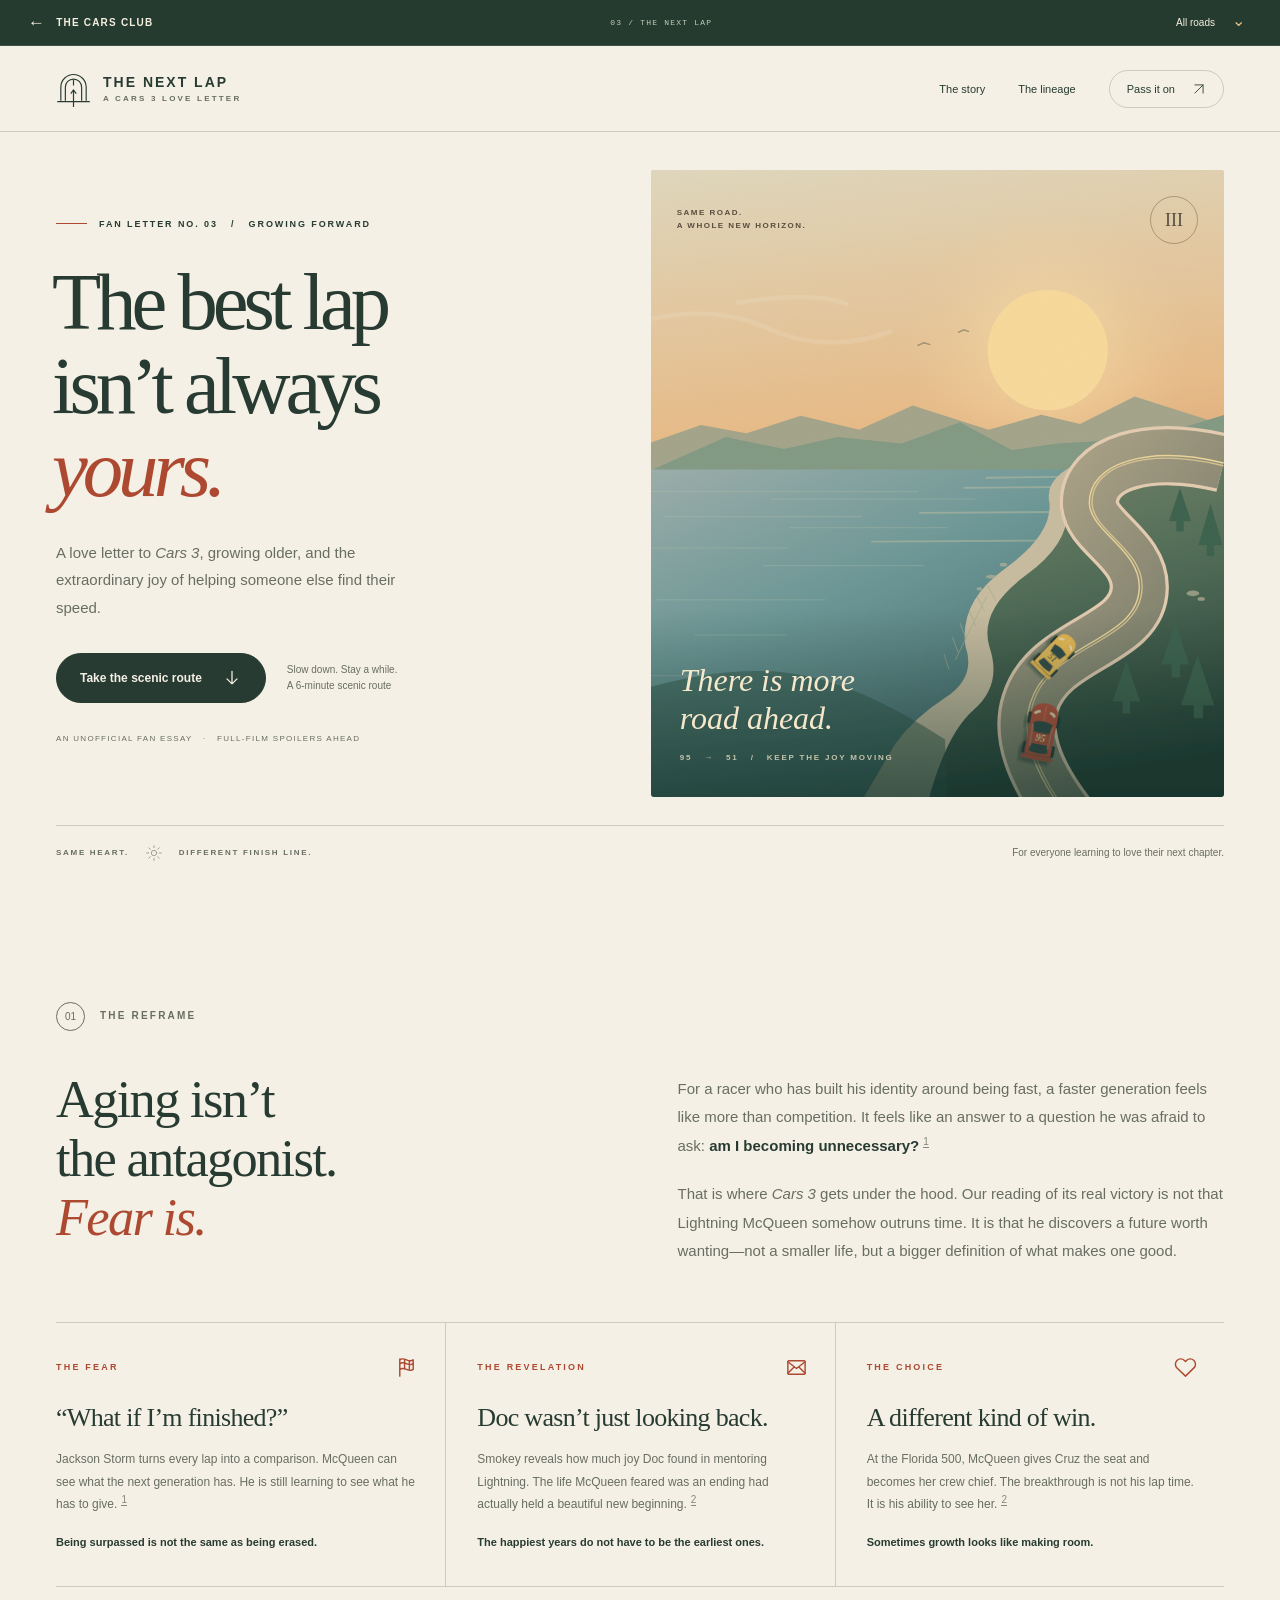
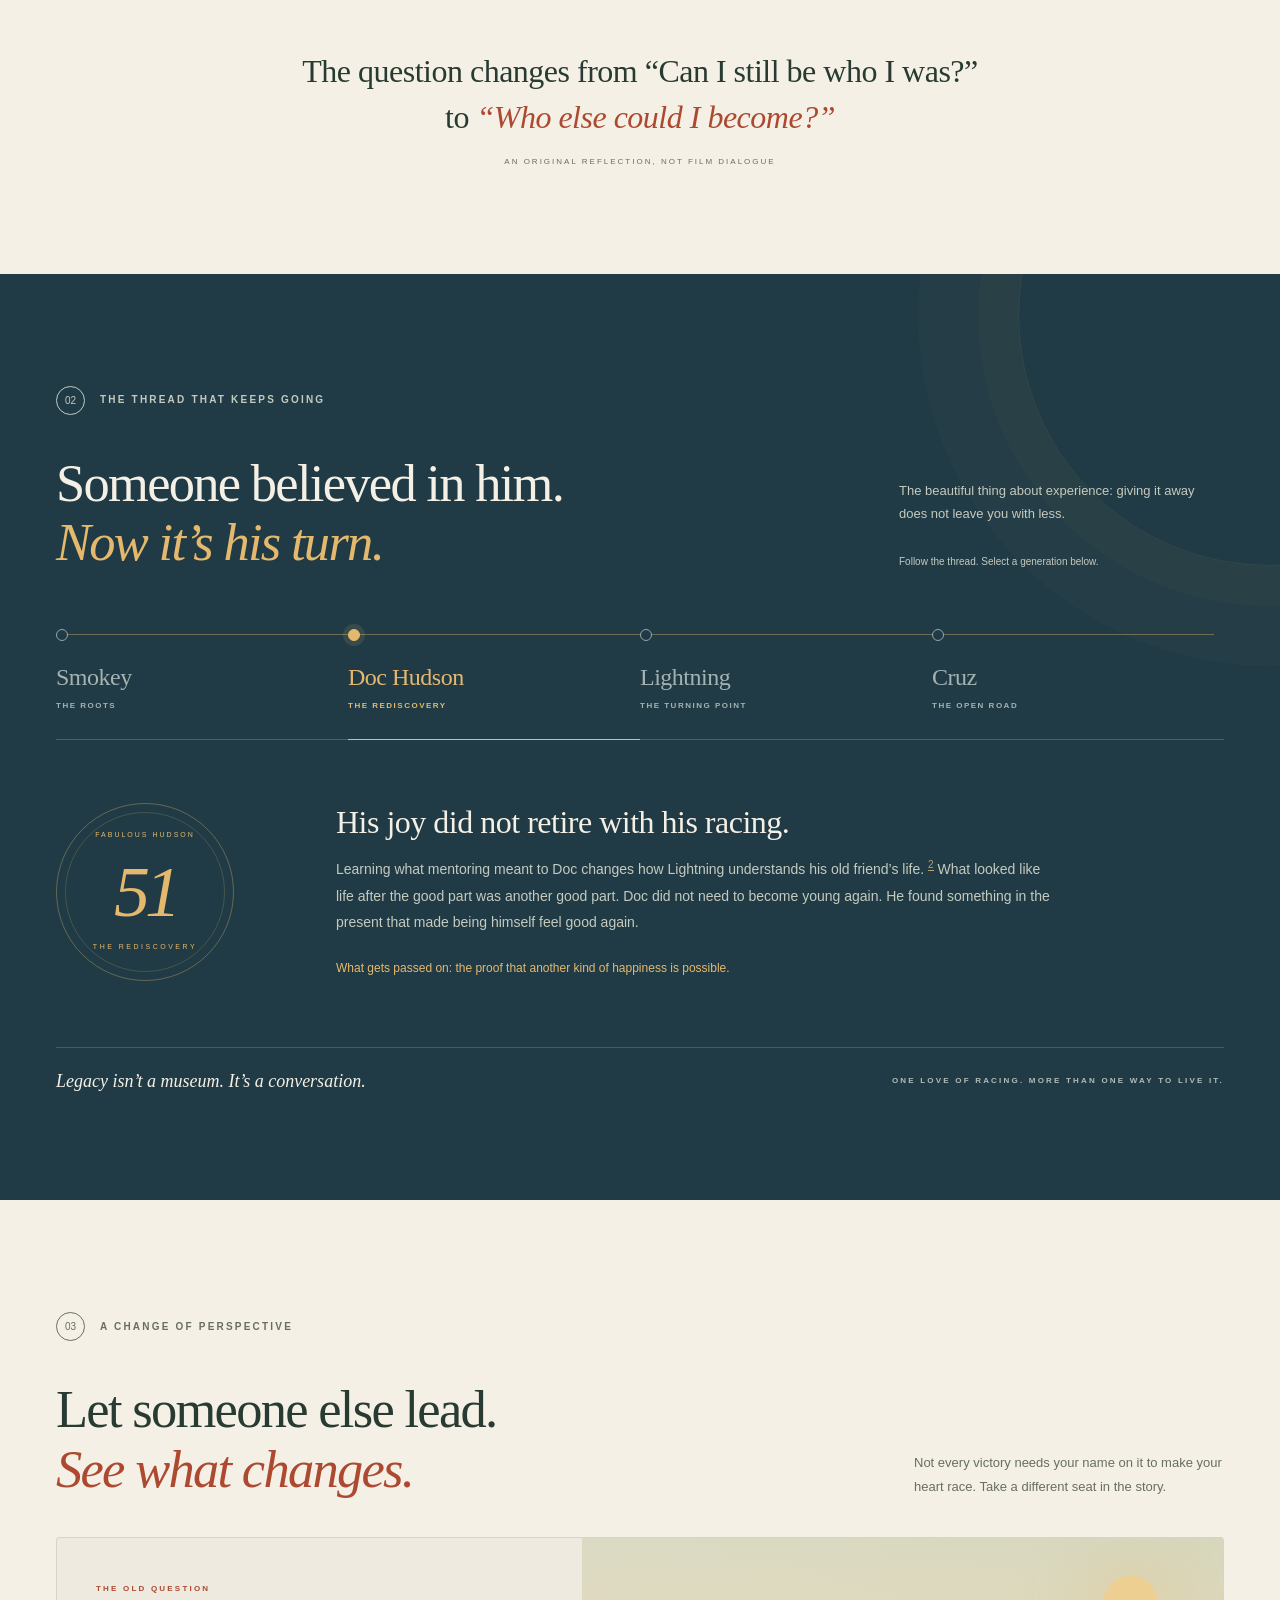
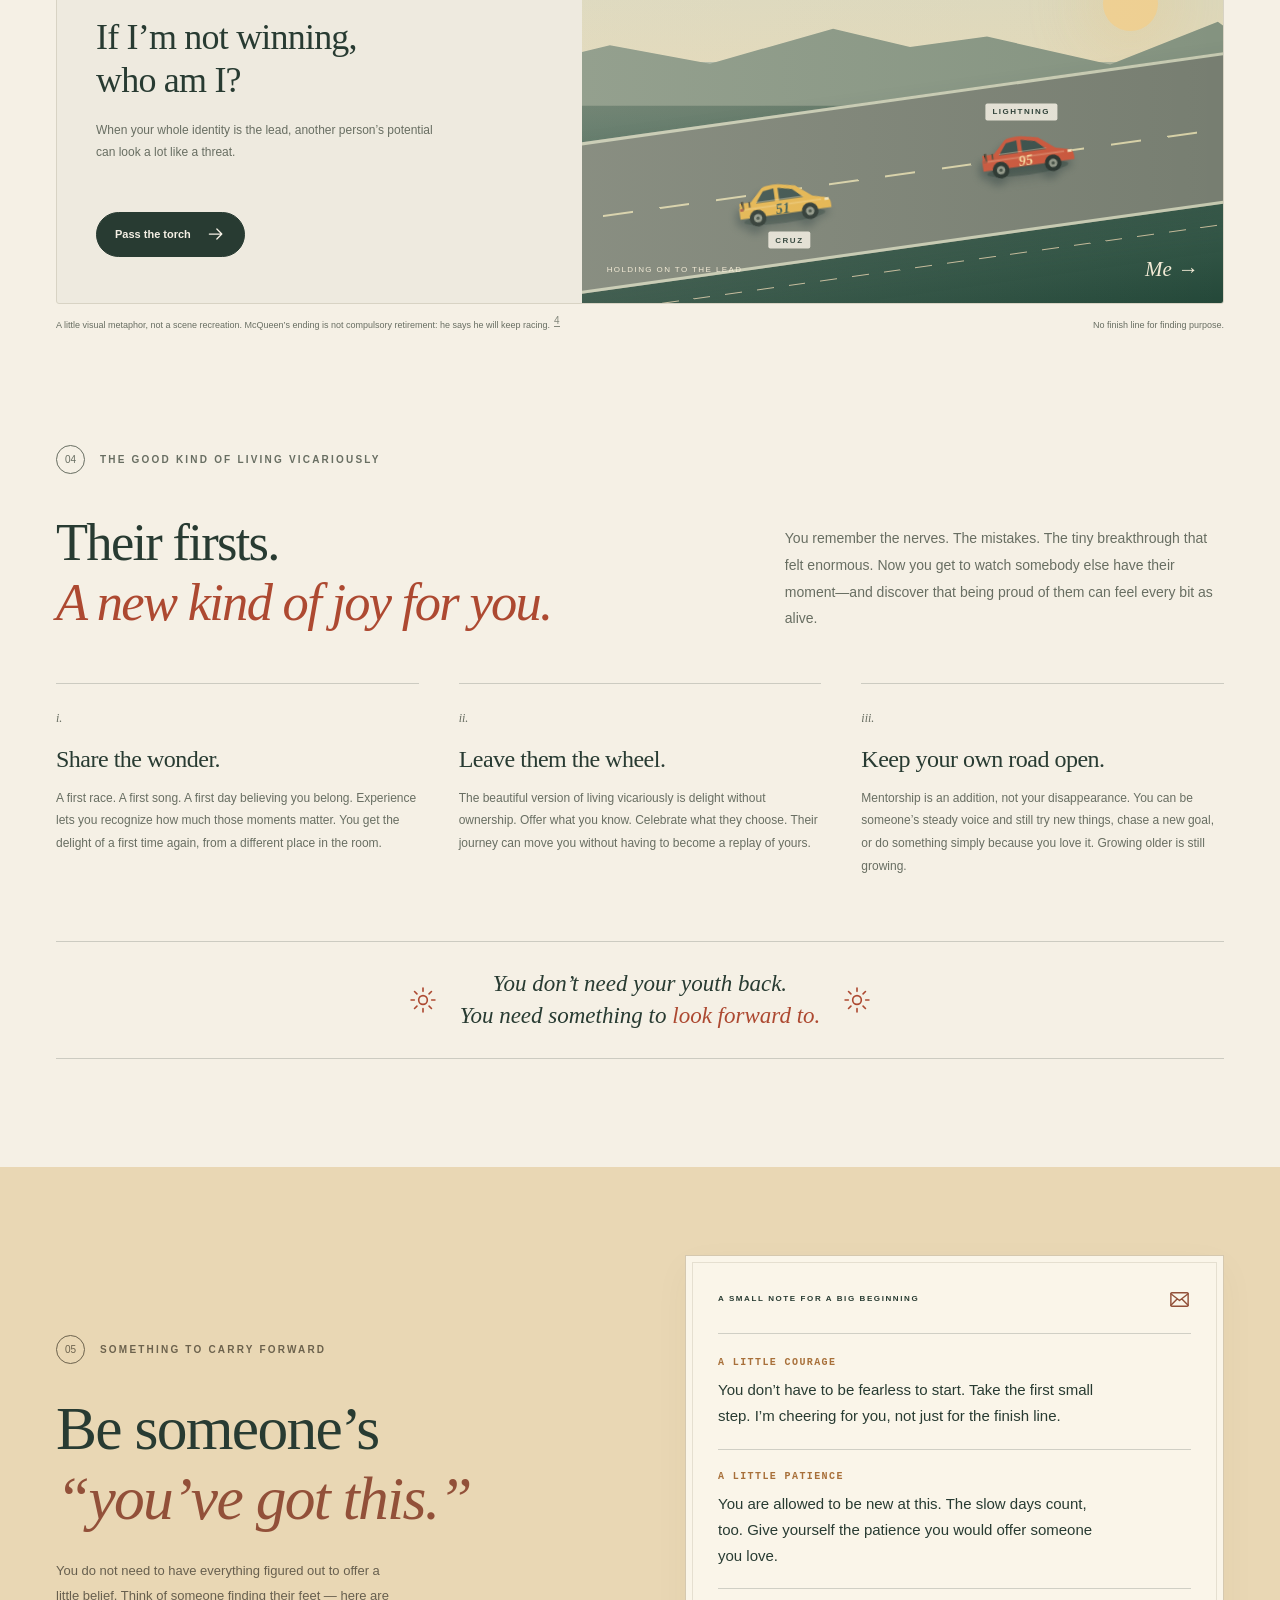
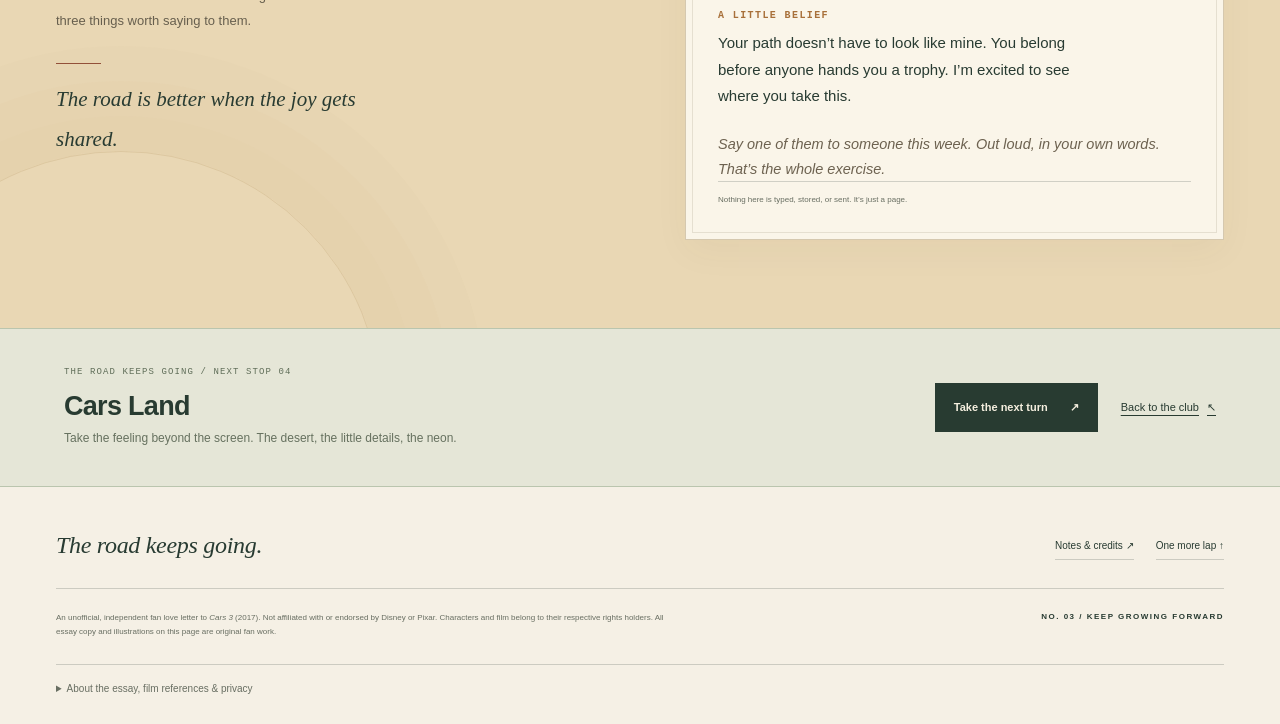
<file: cars-3/index.html>
<!doctype html>
<html lang="en">
<head>
<meta charset="utf-8">
<meta name="viewport" content="width=device-width,initial-scale=1">
<meta name="theme-color" content="#f5f0e5">
<meta property="og:title" content="The Next Lap — A Cars 3 Love Letter">
<meta property="og:description" content="The best lap isn’t always yours. A story about mentorship, growing older, and keeping the joy moving.">
<meta name="description" content="A love letter to Cars 3, growing older, and the extraordinary joy of helping someone else find their speed. An interactive, unofficial fan essay.">
<title>The Next Lap — A Cars 3 Love Letter</title>
<style>
:root{--paper:#f5f0e5;--paper-deep:#e9e2d3;--ink:#283b32;--muted:#686e62;--red:#ad4931;--gold:#e5b96d;--navy:#203b45;--line:rgba(40,59,50,.2);--serif:Georgia,'Times New Roman',serif;--sans:'Avenir Next',Avenir,'Segoe UI',Arial,sans-serif;--ease:cubic-bezier(.2,.8,.2,1)}
*{box-sizing:border-box}html{scroll-behavior:smooth;scroll-padding-top:110px}body{margin:0;background:var(--paper);color:var(--ink);font-family:var(--sans);-webkit-font-smoothing:antialiased}body.modal-open{overflow:hidden}button,input,textarea{font:inherit}button,a,input,textarea{-webkit-tap-highlight-color:transparent}button,a{touch-action:manipulation}button{cursor:pointer}a{color:inherit;text-underline-offset:4px}button:focus-visible,a:focus-visible,input:focus-visible,textarea:focus-visible,summary:focus-visible{outline:3px solid var(--red);outline-offset:5px}button:disabled{cursor:default}::selection{background:#e1bb80;color:#24362e}h1,h2,h3,p,figure{margin:0}button{color:inherit}svg{display:block}a svg,button svg{pointer-events:none}h1,h2,h3{font-weight:400}button{border-radius:0}em{font-weight:400}.wrap{width:min(1280px,calc(100% - 112px));margin-inline:auto}.eyebrow{font-size:10px;letter-spacing:2.2px;font-weight:650;line-height:1.6;text-transform:uppercase}.muted{color:var(--muted)}.serif{font-family:var(--serif)}.sr-only{position:absolute;width:1px;height:1px;padding:0;overflow:hidden;clip:rect(0,0,0,0);white-space:nowrap;border:0}.skip-link{position:fixed;top:10px;left:10px;z-index:500;background:var(--ink);color:var(--paper);padding:12px 18px;transform:translateY(-150%)}.skip-link:focus{transform:none}.icon{width:20px;height:20px;flex-shrink:0;fill:none;stroke:currentColor;stroke-width:1.5;stroke-linecap:round;stroke-linejoin:round}.rule{height:1px;background:var(--line)}.text-link{display:inline-flex;align-items:center;gap:12px;text-decoration:none;border-bottom:1px solid currentColor;padding:7px 0;font-size:12px;font-weight:600}.text-link:hover{color:var(--red)}.pill{min-height:50px;padding:14px 23px;border-radius:99px;background:var(--ink);border:1px solid var(--ink);color:var(--paper);display:inline-flex;align-items:center;justify-content:center;gap:20px;text-decoration:none;font-size:12px;font-weight:600;transition:background .2s,transform .2s}.pill:hover{background:#3b5144;transform:translateY(-2px)}.pill.light{background:var(--paper);border-color:var(--paper);color:var(--ink)}.pill.light:hover{background:#fff8eb}.pill.outline{background:transparent;color:var(--ink);border-color:var(--line)}.pill.outline:hover{background:var(--paper-deep)}.source-mark{font-family:var(--sans);font-size:10px;font-weight:500;vertical-align:super;margin-left:4px;line-height:0;opacity:.8}.source-mark a{text-decoration:none;border-bottom:1px solid currentColor}.js .reveal{opacity:0;transform:translateY(16px);transition:opacity .7s var(--ease),transform .7s var(--ease)}.js .reveal.visible{opacity:1;transform:none}[hidden]{display:none!important}
/* Masthead */
.site-header{position:sticky;top:0;z-index:90;background:rgba(245,240,229,.97);border-bottom:1px solid var(--line);backdrop-filter:blur(12px)}.header-inner{height:85px;display:flex;align-items:center;justify-content:space-between;gap:20px}.brand{display:flex;gap:12px;align-items:center;text-decoration:none}.brand-mark{width:35px;height:38px}.brand-name{font-size:14px;font-weight:650;letter-spacing:2px;line-height:1.5}.brand-tag{font-size:8px;letter-spacing:2.2px;display:block;color:var(--muted)}.navigation{display:flex;align-items:center;gap:33px}.navigation a{font-size:11px;text-decoration:none;padding-block:13px}.navigation a:not(.nav-end):hover{color:var(--red)}.navigation .nav-end{border:1px solid var(--line);border-radius:100px;padding:11px 17px;display:flex;gap:17px;align-items:center}.navigation .icon{width:14px;height:14px}.reading-progress{height:2px;position:absolute;bottom:-1px;left:0;background:var(--red);width:0;transition:width .1s linear}
/* Opening spread */
.hero{padding-top:38px;padding-bottom:29px}.hero-grid{display:grid;grid-template-columns:1fr 1.03fr;gap:38px;align-items:center}.hero-copy{padding:20px 0 27px}.hero-kicker{display:flex;align-items:center;gap:12px;margin-bottom:29px}.tiny-line{width:31px;height:1px;background:var(--red)}.hero-kicker .eyebrow{font-size:9px;letter-spacing:1.9px}.hero h1{font-family:var(--serif);font-size:clamp(64px,6.3vw,99px);line-height:1.035;letter-spacing:-5px;margin-left:-4px;max-width:650px}.hero h1 em{color:var(--red);display:block}.hero-desc{max-width:380px;font-size:15px;line-height:1.85;margin-top:28px;color:var(--muted)}.hero-actions{margin-top:31px;display:flex;align-items:center;gap:21px}.reading-time{font-size:10px;line-height:1.6;color:var(--muted)}.reading-time span{display:block}.hero-note{margin-top:31px;font-size:8px;letter-spacing:1.3px;color:var(--muted);text-transform:uppercase}.hero-art{position:relative;aspect-ratio: .915;background:#d6bda0;overflow:hidden;border-radius:3px}.hero-art>.landscape{height:100%;width:100%;position:absolute;inset:0}.art-topline{position:absolute;top:26px;left:26px;right:26px;display:flex;justify-content:space-between;align-items:center;color:#594d3e}.art-topline .eyebrow{font-size:8px;letter-spacing:1.5px}.sun-stamp{border:1px solid rgba(94,73,46,.4);border-radius:100%;width:48px;height:48px;display:grid;place-items:center;font-family:var(--serif);font-size:18px}.art-bottom{position:absolute;bottom:32px;left:29px;right:29px;color:#f6e8cb}.art-bottom p{font-family:var(--serif);font-size:clamp(25px,2.5vw,35px);line-height:1.2;font-style:italic;max-width:300px}.art-bottom .eyebrow{font-size:8px;letter-spacing:1.8px;margin-top:14px;opacity:.75}.hero-bottom{display:flex;align-items:center;justify-content:space-between;gap:30px;margin-top:28px;padding-top:19px;border-top:1px solid var(--line)}.hero-bottom .eyebrow{font-size:8px;letter-spacing:1.7px}.hero-bottom p{font-size:10px;color:var(--muted)}.tiny-sun{width:16px;height:16px;display:inline-block;vertical-align:middle;margin-inline:13px;opacity:.6}
/* Essay */
.chapter{padding-top:112px;padding-bottom:108px}.chapter-label{display:flex;align-items:center;gap:15px;margin-bottom:39px;color:var(--muted)}.chapter-no{font-size:10px;width:29px;height:29px;border:1px solid currentColor;display:grid;place-items:center;border-radius:50%}.chapter-title{font-family:var(--serif);font-size:clamp(37px,4.1vw,60px);line-height:1.13;letter-spacing:-1.7px}.chapter-title em{color:var(--red)}.essay-opening{display:grid;grid-template-columns:1fr 1fr;gap:75px}.essay-body{font-size:15px;line-height:1.9;color:var(--muted);padding-top:5px}.essay-body p+p{margin-top:20px}.essay-body strong{font-weight:600;color:var(--ink)}.story-stops{margin-top:56px;display:grid;grid-template-columns:repeat(3,1fr);border-top:1px solid var(--line);border-bottom:1px solid var(--line)}.story-stop{padding:33px 27px 34px 0}.story-stop+.story-stop{padding-left:31px;border-left:1px solid var(--line)}.stop-top{display:flex;justify-content:space-between;align-items:center;margin-bottom:23px;color:var(--red)}.stop-top .eyebrow{font-size:9px}.stop-top .icon{width:23px;height:23px}.story-stop h3{font-family:var(--serif);font-size:26px;letter-spacing:-.7px;line-height:1.2;margin-bottom:15px}.story-stop p{font-size:12px;line-height:1.9;color:var(--muted)}.story-stop .stop-lesson{color:var(--ink);font-size:11px;line-height:1.7;margin-top:17px;font-weight:600}.quiet-quote{font-family:var(--serif);font-size:clamp(23px,2.5vw,36px);line-height:1.45;text-align:center;max-width:880px;margin:61px auto 0;letter-spacing:-.5px}.quiet-quote em{color:var(--red)}.quote-credit{font-size:8px;letter-spacing:2px;text-align:center;margin-top:16px;color:var(--muted)}
/* A thread through generations */
.legacy{background:var(--navy);color:var(--paper);position:relative;overflow:hidden}.legacy:before{content:"";position:absolute;width:500px;height:500px;border:1px solid rgba(229,185,109,.09);border-radius:50%;right:-240px;top:-210px;box-shadow:0 0 0 40px rgba(229,185,109,.025),0 0 0 100px rgba(229,185,109,.015);pointer-events:none}.legacy .chapter-label{color:#c5cabf}.legacy .chapter-title em{color:var(--gold)}.legacy-top{display:flex;justify-content:space-between;align-items:flex-end;gap:35px}.legacy-intro{max-width:325px;font-size:13px;line-height:1.8;color:#c5cabf}.lineage-tabs{display:grid;grid-template-columns:repeat(4,1fr);margin-top:55px;position:relative}.lineage-tabs:before{content:"";position:absolute;left:10px;right:10px;top:7px;height:1px;background:rgba(229,185,109,.4)}.person-tab{position:relative;text-align:left;color:#a4b3b2;border:0;background:none;padding:28px 20px 19px 0;border-bottom:1px solid rgba(245,240,229,.2);min-height:113px;transition:color .25s,border-color .25s}.person-tab::before{content:"";position:absolute;width:10px;height:10px;border-radius:50%;top:2px;left:0;border:1px solid #94a6a5;background:var(--navy);transition:background .25s,box-shadow .25s}.person-tab[aria-selected=true]{color:var(--gold);border-bottom-color:var(--gold)}.person-tab[aria-selected=true]::before{background:var(--gold);border-color:var(--gold);box-shadow:0 0 0 5px rgba(229,185,109,.12)}.person-tab:hover{color:var(--paper)}.person-tab .person-name{display:block;font-family:var(--serif);font-size:24px;line-height:1.2;letter-spacing:-.5px}.person-tab .eyebrow{font-size:8px;letter-spacing:1.5px;margin-top:8px;display:block}.person-tab:focus-visible{outline-color:var(--gold)}.lineage-panel{padding:43px 0 0;display:grid;grid-template-columns:220px 1fr;gap:60px;align-items:center;min-height:260px}.heritage-number{position:relative;aspect-ratio:1;width:178px;border:1px solid rgba(229,185,109,.35);border-radius:50%;display:flex;align-items:center;justify-content:center;color:var(--gold)}.heritage-number:before{content:"";position:absolute;inset:8px;border:1px solid rgba(229,185,109,.2);border-radius:50%}.heritage-number .big-number{font-family:var(--serif);font-style:italic;font-size:72px;letter-spacing:-5px;line-height:1}.heritage-number .badge-word{position:absolute;bottom:30px;font-size:7px;letter-spacing:2.5px}.heritage-number .badge-top{position:absolute;top:27px;font-size:7px;letter-spacing:2px}.lineage-content h3{font-family:var(--serif);font-size:32px;letter-spacing:-.5px;margin-bottom:15px}.lineage-content p{font-size:14px;line-height:1.9;color:#c5cabf;max-width:715px}.lineage-content .lesson{margin-top:21px;font-size:12px;color:var(--gold)}.lineage-content .source-mark{color:var(--gold)}.legacy-footer{margin-top:47px;padding-top:23px;border-top:1px solid rgba(245,240,229,.18);display:flex;align-items:center;justify-content:space-between;gap:20px}.legacy-footer p{font-family:var(--serif);font-size:18px;font-style:italic}.legacy-footer .eyebrow{font-size:8px;color:#b0bdb8}
/* Interactive metaphor */
.perspective-head{display:flex;justify-content:space-between;align-items:flex-end;gap:40px;margin-bottom:38px}.perspective-head>p{font-size:13px;line-height:1.85;color:var(--muted);max-width:310px}.perspective-box{border:1px solid #d8d3c4;border-radius:3px;display:grid;grid-template-columns:.9fr 1.1fr;overflow:hidden;background:#eeeadf;min-height:365px}.perspective-copy{padding:39px 39px 33px;position:relative;display:flex;flex-direction:column;align-items:flex-start}.perspective-copy .eyebrow{font-size:8px;color:var(--red);transition:color .5s}.perspective-copy h3{font-family:var(--serif);font-size:36px;line-height:1.2;letter-spacing:-.8px;margin-top:20px;min-height:88px;max-width:355px}.perspective-copy p{font-size:12px;line-height:1.85;color:var(--muted);margin-top:15px;max-width:355px;min-height:68px}.perspective-controls{display:flex;align-items:center;gap:16px;margin-top:25px;flex-wrap:wrap}.perspective-controls .pill{font-size:11px;min-height:45px;padding:11px 18px;gap:15px}.reset-button{border:0;border-bottom:1px solid transparent;background:none;padding:8px 0;font-size:10px;text-decoration:underline;text-underline-offset:4px}.reset-button:hover{color:var(--red)}.track-scene{position:relative;min-height:365px;overflow:hidden;background:linear-gradient(180deg,#d7d7be 0%,#e1d8b8 34%,#a9b3a0 34%,#bac0ab 37%,#687a68 38%,#426454 65%,#244839 100%);isolation:isolate}.track-scene:after{content:"";position:absolute;inset:0;background:linear-gradient(90deg,rgba(239,234,223,.15),transparent);z-index:4;pointer-events:none}.track-sun{position:absolute;width:55px;height:55px;top:38px;right:65px;background:#eecf91;border-radius:50%;box-shadow:0 0 60px 22px rgba(233,185,96,.18);transition:background 1s,box-shadow 1s}.track-hills{position:absolute;top:22%;left:-10%;right:-10%;height:24%;background:#849380;clip-path:polygon(0 100%,0 56%,12% 31%,25% 52%,41% 12%,51% 33%,61% 21%,77% 53%,91% 4%,100% 65%,100% 100%)}.track-road{position:absolute;height:150px;width:130%;left:-15%;top:44%;background:#777e71;transform:rotate(-8deg);border-top:3px solid #c5c9b0;border-bottom:3px solid #c5c9b0;box-shadow:0 18px 30px #233d3133}.track-road:before{content:"";position:absolute;left:0;right:0;top:50%;height:2px;background:repeating-linear-gradient(90deg,#d6d0a6 0px,#d6d0a6 30px,transparent 30px,transparent 57px)}.track-road:after{content:"";position:absolute;bottom:-24px;height:1px;left:0;right:0;background:repeating-linear-gradient(90deg,#c2b897 0,#c2b897 17px,transparent 17px,transparent 32px)}.mini-car{position:absolute;width:96px;height:55px;top:calc(53% - 5px);z-index:3;transform:rotate(-8deg);transition:left 1.4s var(--ease),top 1.4s var(--ease),transform 1.4s var(--ease)}.mini-car svg{width:100%;height:100%;filter:drop-shadow(-4px 7px 4px #172c3066)}.car-lightning{left:62%;color:#c85439}.car-cruz{left:24%;top:calc(67% - 8px);color:#e4b34a}.mini-car-label{position:absolute;left:50%;top:-23px;transform:translateX(-50%) rotate(8deg);white-space:nowrap;font-size:8px;letter-spacing:1.5px;font-weight:600;color:#283b32;background:#f5f0e5db;padding:4px 7px;border-radius:2px}.car-cruz .mini-car-label{top:58px}.track-caption{position:absolute;bottom:21px;left:25px;right:25px;color:#f2ead5;z-index:5;display:flex;justify-content:space-between;align-items:center;font-size:8px;letter-spacing:1.4px}.track-caption span:last-child{font-family:var(--serif);font-size:21px;font-style:italic;letter-spacing:0}.perspective-box.passed .car-lightning{left:23%;top:calc(77% - 5px);transform:rotate(-3deg)}.perspective-box.passed .car-cruz{left:68%;top:calc(53% - 5px)}.perspective-box.passed .track-sun{background:#ffe8ac;box-shadow:0 0 90px 45px rgba(238,201,128,.28)}.perspective-box.passed .perspective-copy{background:#ebe6d5}.perspective-box.passed .perspective-copy .eyebrow{color:#435b43}.interaction-footnote{display:flex;justify-content:space-between;gap:20px;font-size:9px;color:var(--muted);margin-top:14px;line-height:1.6}.interaction-footnote span:first-child{max-width:630px}.interaction-footnote a{text-underline-offset:2px}
/* A slower kind of joy */
.joy{padding-top:5px}.joy-top{display:grid;grid-template-columns:1.2fr .8fr;gap:70px;align-items:end}.joy-top p{font-size:14px;line-height:1.9;color:var(--muted)}.joy-principles{display:grid;grid-template-columns:repeat(3,1fr);gap:40px;margin-top:51px}.principle{border-top:1px solid var(--line);padding-top:23px}.principle-number{font-family:var(--serif);font-size:13px;color:var(--red);font-style:italic;margin-bottom:16px}.principle h3{font-family:var(--serif);font-size:24px;letter-spacing:-.5px;margin-bottom:14px}.principle p{font-size:12px;line-height:1.9;color:var(--muted)}.passing-banner{margin-top:63px;display:flex;align-items:center;justify-content:center;gap:24px;padding-block:26px;border-block:1px solid var(--line)}.passing-banner .icon{width:26px;height:26px;color:var(--red)}.passing-banner p{font-family:var(--serif);font-style:italic;font-size:23px;text-align:center;line-height:1.4}.passing-banner em{color:var(--red)}
/* The note */
.next-lap{background:#e9d7b4;padding-block:88px;position:relative;overflow:hidden}.next-lap:before{content:"";position:absolute;width:520px;height:520px;border:1px solid #c4a87955;border-radius:50%;bottom:-345px;left:-140px;box-shadow:0 0 0 35px #c4a8790a,0 0 0 70px #c4a8790b,0 0 0 105px #c4a8790c;pointer-events:none}.note-grid{display:grid;grid-template-columns:1fr 1fr;gap:90px;align-items:center;position:relative}.next-lap .chapter-label{margin-bottom:30px;color:#6c624d}.next-lap .chapter-title{font-size:clamp(42px,4.8vw,67px);max-width:560px}.next-lap .chapter-title em{color:#925039}.next-copy>p{font-size:13px;line-height:1.9;max-width:350px;color:#675f4e;margin-top:26px}.next-copy .small-line{display:block;height:1px;width:45px;background:#925039;margin:30px 0 16px}.next-copy .signoff{font-family:var(--serif);font-style:italic;font-size:21px;color:var(--ink);margin:0}.note-card{background:#faf5e9;padding:32px;box-shadow:0 12px 35px #5745210a;border:1px solid #d5c8af;position:relative}.note-card:before{content:"";position:absolute;inset:6px;pointer-events:none;border:1px solid #e5dfd0}.note-top{display:flex;align-items:center;justify-content:space-between;gap:15px;padding-bottom:22px;margin-bottom:21px;border-bottom:1px solid var(--line)}.note-top .eyebrow{font-size:8px;letter-spacing:1.6px}.note-top .icon{width:23px;height:23px;color:#925039}.note-card label{font-size:10px;font-weight:600;display:block;margin-bottom:8px;color:#59624e}.note-card input,.note-card textarea{width:100%;border:0;border-bottom:1px solid #c7c5b4;background:transparent;padding:8px 0 11px;border-radius:0;color:var(--ink);font-family:var(--serif);font-size:19px;line-height:1.6;resize:vertical}.note-card input::placeholder,.note-card textarea::placeholder{color:#8a8d7d;opacity:1}.note-card input{margin-bottom:19px}.note-card textarea{font-size:16px;min-height:107px;max-height:320px}.note-card label[for=note-message]{margin-bottom:3px}.note-char{font-size:9px;color:var(--muted);text-align:right;margin-top:4px}.note-prompts{display:flex;flex-wrap:wrap;gap:6px;margin-top:9px;margin-bottom:18px}.prompt-chip{font-size:9px;border:1px solid #d2cbb9;background:transparent;padding:7px 10px;border-radius:99px;transition:background .2s}.prompt-chip:hover{background:#e9dfca}.note-actions{display:flex;align-items:center;gap:15px;flex-wrap:wrap}.note-actions .pill{font-size:10px;min-height:42px;padding:11px 16px;gap:12px}.note-actions .text-button{border:0;background:none;padding:9px 0;font-size:10px;text-decoration:underline;text-underline-offset:4px}.note-actions .text-button:hover{color:var(--red)}.note-status{font-size:10px;line-height:1.6;color:#496245;min-height:30px;padding-top:10px}.note-privacy{font-size:8px;color:var(--muted);line-height:1.6;padding-top:12px;border-top:1px solid var(--line);display:flex;justify-content:space-between;align-items:center;gap:10px}.clear-note{border:0;background:none;padding:4px 0;flex-shrink:0;font-size:8px;text-decoration:underline;text-underline-offset:3px;color:#626650}.note-card fieldset{margin:0;padding:0;border:0}.nojs-only{font-size:12px;padding:15px;border:1px solid var(--line);line-height:1.7}
/* End credits */
.footer{padding:45px 0 30px}.footer-top{display:flex;justify-content:space-between;align-items:center;gap:30px;border-bottom:1px solid var(--line);padding-bottom:28px}.footer-line{font-family:var(--serif);font-size:24px;letter-spacing:-.3px;font-style:italic}.footer-links{display:flex;gap:22px;align-items:center}.footer-links a{font-size:10px;text-decoration:none;padding:8px 0;border-bottom:1px solid var(--line)}.footer-links a:hover{color:var(--red)}.footer-bottom{display:flex;justify-content:space-between;gap:30px;padding-top:22px}.footer-bottom p{font-size:8px;line-height:1.8;color:var(--muted);max-width:630px}.footer-bottom>.eyebrow{font-size:8px;letter-spacing:1.5px;white-space:nowrap}.sources{margin-top:25px;border-top:1px solid var(--line);padding-top:18px}.sources summary{font-size:10px;cursor:pointer;color:var(--muted);width:fit-content}.sources-content{padding-top:20px;max-width:850px}.sources-content p{font-size:11px;line-height:1.9;color:var(--muted);margin-bottom:12px}.sources-content ol{padding-left:20px;margin:15px 0}.sources-content li{font-size:11px;line-height:1.9;margin-bottom:13px;color:var(--muted)}.sources-content a{color:var(--ink)}.sources-content [id]{scroll-margin-top:140px}.sources-content .credit-title{font-weight:600;color:var(--ink)}
@media(min-width:1650px){.hero h1{font-size:102px}.hero-art{max-height:710px}}
@media(max-width:1100px){.wrap{width:calc(100% - 72px)}.hero-grid{gap:25px}.hero h1{font-size:clamp(60px,7vw,86px);letter-spacing:-3.5px}.hero-desc{font-size:14px;max-width:335px}.hero-kicker{margin-bottom:22px}.hero-kicker .eyebrow{font-size:8px;letter-spacing:1.3px}.hero-art{aspect-ratio:.82}.hero-actions{gap:15px}.hero-note{font-size:7px}.art-bottom{left:24px;bottom:27px}.essay-opening{gap:45px}.chapter{padding-block:83px}.lineage-panel{grid-template-columns:175px 1fr;gap:35px}.heritage-number{width:153px}.lineage-content h3{font-size:27px}.lineage-content p{font-size:13px}.perspective-copy{padding:30px}.perspective-copy h3{font-size:31px}.perspective-controls{gap:10px}.mini-car{width:80px}.mini-car-label{font-size:7px}.joy{padding-top:0}.joy-top{gap:42px}.joy-principles{gap:25px}.note-grid{gap:45px}.note-card{padding:27px}.next-lap{padding-block:76px}.story-stop{padding-right:22px}.story-stop+.story-stop{padding-left:22px}.story-stop h3{font-size:23px}.story-stop p{font-size:11px}}
@media(max-width:760px){html{scroll-padding-top:93px}.wrap{width:calc(100% - 40px)}.header-inner{height:72px;gap:12px}.brand-name{font-size:11px;letter-spacing:1.4px}.brand-tag{font-size:6.5px;letter-spacing:1.5px}.brand-mark{width:28px;height:32px}.brand{gap:8px}.navigation{gap:0}.navigation a:not(.nav-end){display:none}.navigation .nav-end{font-size:10px;padding:9px 13px;gap:9px}.hero{padding-top:25px}.hero-grid{grid-template-columns:1fr;gap:15px}.hero-copy{padding:8px 0 20px}.hero-kicker{margin-bottom:22px}.hero-kicker .eyebrow{font-size:8px;letter-spacing:1.4px}.hero h1{font-size:clamp(64px,11.9vw,87px);line-height:1.05;letter-spacing:-3.7px;max-width:600px}.hero h1 em{display:inline}.hero h1 .desktop-break{display:none}.hero-desc{max-width:410px;margin-top:24px;font-size:14px}.hero-actions{margin-top:25px;gap:23px}.hero-note{margin-top:20px;font-size:7px}.hero-art{aspect-ratio:1.06;max-height:565px}.hero-art>.landscape{height:115%;top:-8%}.art-topline{top:23px;left:23px;right:23px}.sun-stamp{width:40px;height:40px;font-size:16px}.art-bottom p{font-size:30px}.art-bottom .eyebrow{font-size:7px;margin-top:11px}.hero-bottom{gap:12px;align-items:flex-start;margin-top:21px;padding-top:15px}.hero-bottom .eyebrow{font-size:7px;letter-spacing:1.2px;max-width:170px}.tiny-sun{width:12px;height:12px;margin-inline:7px}.hero-bottom p{font-size:8px;max-width:140px;text-align:right;line-height:1.6}.chapter{padding-block:65px}.chapter-label{margin-bottom:27px;gap:10px}.chapter-label .eyebrow{font-size:8px;letter-spacing:1.6px}.chapter-no{width:26px;height:26px;font-size:9px}.chapter-title{font-size:40px;letter-spacing:-1.5px}.essay-opening{grid-template-columns:1fr;gap:27px}.essay-body{font-size:14px;line-height:1.85}.story-stops{margin-top:35px;grid-template-columns:1fr}.story-stop,.story-stop+.story-stop{padding:27px 0;border-left:0;display:grid;grid-template-columns:90px 1fr;column-gap:18px}.story-stop+.story-stop{border-top:1px solid var(--line)}.stop-top{grid-row:1/4;display:block;margin-bottom:0}.stop-top .eyebrow{font-size:8px}.stop-top .icon{margin-top:15px}.story-stop h3{font-size:24px;margin-bottom:10px}.story-stop p{font-size:12px}.story-stop .stop-lesson{font-size:10px;margin-top:10px}.quiet-quote{font-size:27px;margin-top:35px;max-width:530px}.quote-credit{font-size:7px;letter-spacing:1.7px}.legacy-top{flex-direction:column;align-items:flex-start;gap:22px}.legacy-intro{max-width:420px;font-size:13px}.lineage-tabs{margin-top:34px}.person-tab{padding-right:8px;padding-top:26px;min-height:98px}.person-tab .person-name{font-size:19px;line-height:1.1}.person-tab .eyebrow{font-size:6.5px;letter-spacing:.8px;line-height:1.6}.lineage-panel{grid-template-columns:92px 1fr;gap:19px;padding-top:29px;align-items:start;min-height:306px}.heritage-number{width:88px;margin-top:2px}.heritage-number:before{inset:5px}.heritage-number .big-number{font-size:39px;letter-spacing:-3px}.heritage-number .badge-top{top:15px;font-size:4.5px;letter-spacing:.8px}.heritage-number .badge-word{bottom:14px;font-size:4.5px;letter-spacing:1.1px}.lineage-content h3{font-size:25px;line-height:1.2;margin-bottom:12px}.lineage-content p{font-size:12px;line-height:1.9}.lineage-content .lesson{font-size:11px;line-height:1.8;margin-top:14px}.legacy-footer{margin-top:25px;align-items:flex-start;flex-direction:column;gap:12px}.legacy-footer p{font-size:18px}.legacy-footer .eyebrow{font-size:7px}.perspective-head{align-items:flex-start;flex-direction:column;gap:20px;margin-bottom:27px}.perspective-head>p{font-size:13px;max-width:420px}.perspective-box{grid-template-columns:1fr}.perspective-copy{padding:28px}.perspective-copy h3{font-size:32px;min-height:0;max-width:100%;margin-top:15px}.perspective-copy p{min-height:0;max-width:100%;font-size:12px}.perspective-controls{margin-top:21px}.track-scene{min-height:287px}.mini-car{width:83px}.track-road{height:130px}.car-cruz{top:calc(67% - 4px)}.car-cruz .mini-car-label{top:53px}.perspective-box.passed .car-lightning{top:calc(80% - 5px)}.track-caption{font-size:7px;left:20px;right:20px;bottom:14px}.track-caption span:last-child{font-size:19px}.interaction-footnote{font-size:8px;flex-direction:column;gap:4px}.joy{padding-top:0}.joy-top{grid-template-columns:1fr;gap:24px}.joy-top p{font-size:13px;line-height:1.9}.joy-principles{grid-template-columns:1fr;gap:24px;margin-top:33px}.principle{padding-top:22px;display:grid;grid-template-columns:26px 1fr;gap:0 12px}.principle-number{grid-row:1/3;margin-top:5px}.principle h3{font-size:25px;margin-bottom:11px}.principle p{font-size:12px;max-width:500px}.passing-banner{margin-top:35px;padding-block:23px;gap:14px}.passing-banner p{font-size:21px;max-width:420px}.passing-banner .icon{width:22px;flex-shrink:0}.next-lap{padding-block:61px}.note-grid{grid-template-columns:1fr;gap:37px}.next-lap .chapter-title{font-size:48px;max-width:500px}.next-copy>p{font-size:13px;max-width:500px;margin-top:20px}.next-copy .small-line{margin-top:24px}.next-copy .signoff{font-size:20px}.note-card{padding:25px}.footer{padding-top:35px}.footer-top{flex-direction:column;align-items:flex-start;gap:17px;padding-bottom:23px}.footer-line{font-size:25px}.footer-links{gap:24px}.footer-bottom{flex-direction:column;gap:13px;padding-top:20px}.footer-bottom p{font-size:8px}.sources{margin-top:19px}.sources-content p,.sources-content li{font-size:11px}}
@media(max-width:375px){.wrap{width:calc(100% - 32px)}.hero h1{font-size:59px;letter-spacing:-3px}.hero-actions{gap:15px}.pill{padding:13px 18px;gap:14px}.chapter-title{font-size:36px}.lineage-panel{grid-template-columns:1fr;min-height:370px}.heritage-number{display:none}.person-tab .person-name{font-size:18px}.next-lap .chapter-title{font-size:43px}.note-card{padding:22px}.note-actions{gap:13px}.track-caption{font-size:6px}.track-caption span:last-child{font-size:18px}}
@media(prefers-reduced-motion:reduce){html{scroll-behavior:auto}*,*:before,*:after{animation-duration:.001ms!important;animation-iteration-count:1!important;transition-duration:.001ms!important}.js .reveal{opacity:1;transform:none}}
@media print{.site-header{position:static}.reading-progress,.hero-actions,.perspective-controls,.note-prompts,.note-actions,.note-privacy,.footer-links{display:none!important}.wrap{width:100%}.chapter,.next-lap{padding-block:35px}.hero-art{max-height:450px}.js .reveal{opacity:1;transform:none}.legacy{color:var(--ink);background:#e5e9e6}.legacy p,.legacy-intro,.person-tab{color:var(--ink)}.legacy .chapter-title em,.lineage-content .lesson{color:var(--red)}.note-grid{gap:30px}.sources{display:block}.chapter-title{font-size:36px}a{color:inherit}section{break-inside:avoid}}
</style>

<link rel="stylesheet" href="../assets/club-shell.css">
<script src="../assets/club-shell.js" defer></script>
<style>
/* Three thoughts, printed on the card. Replaces the old note editor. */
.note-lines{list-style:none;margin:0;padding:0;display:grid;gap:19px}
.note-lines li{display:grid;gap:7px;padding-bottom:19px;border-bottom:1px solid var(--line)}
.note-lines li:last-child{padding-bottom:0;border-bottom:0}
.note-line-tag{font:600 10px/1.5 var(--mono,ui-monospace,SFMono-Regular,Menlo,monospace);letter-spacing:.14em;text-transform:uppercase;color:#a8703a}
.note-lines p{margin:0;font-size:15px;line-height:1.75;max-width:46ch}
.note-closing{margin:23px 0 0;font-style:italic;font-size:14.5px;line-height:1.7;color:#6d6250}
@media(max-width:640px){.note-lines p{font-size:14px}.note-closing{font-size:13.5px}}
</style>
</head>
<body data-cc-page="cars-3">
<!-- Shared parent navigation. The original page navigation remains below. -->
<nav class="cc-global" aria-label="The Cars Club site navigation"><div class="cc-bar"><a class="cc-home" href="../index.html"><span class="cc-arrow" aria-hidden="true">←</span>THE CARS CLUB</a><span class="cc-location">03 / The Next Lap</span><details class="cc-switcher"><summary>All roads</summary><div class="cc-menu"><a href="../cars/index.html" data-cc-route="cars"><span>01</span><span>The Scenic Route</span></a><a href="../cars-2/index.html" data-cc-route="cars-2"><span>02</span><span>The Defense Bureau</span></a><a href="../cars-3/index.html" data-cc-route="cars-3" aria-current="page"><span>03</span><span>The Next Lap</span></a><a href="../cars-land/index.html" data-cc-route="cars-land"><span>04</span><span>Cars Land</span></a><a href="../carsdb/index.html" data-cc-route="carsdb"><span>05</span><span>CarsDB</span></a><a class="cc-menu-home" href="../index.html"><span>↖</span><span>Back to the club homepage</span></a></div></details></div></nav>

<noscript><style>.lineage-tabs{display:none}.lineage-panel[hidden]{display:grid!important}</style></noscript>
<a class="skip-link" href="#main">Skip to the story</a>
<!-- Reusable interface and vehicle symbols. Original vector artwork; no external assets. -->
<svg width="0" height="0" style="position:absolute;overflow:hidden" aria-hidden="true" xmlns="http://www.w3.org/2000/svg">
<defs>
<symbol id="arrow-right" viewBox="0 0 24 24"><path d="M4 12h15m-6-6 6 6-6 6"/></symbol>
<symbol id="arrow-down" viewBox="0 0 24 24"><path d="M12 4v15m-6-6 6 6 6-6"/></symbol>
<symbol id="arrow-up-right" viewBox="0 0 24 24"><path d="M5 19 19 5M5 5h14v14"/></symbol>
<symbol id="sun-icon" viewBox="0 0 24 24"><circle cx="12" cy="12" r="4"/><path d="M12 1v3m0 16v3M1 12h3m16 0h3M4.2 4.2l2.2 2.2m11.2 11.2 2.2 2.2M4.2 19.8l2.2-2.2M17.6 6.4l2.2-2.2"/></symbol>
<symbol id="flag-icon" viewBox="0 0 24 24"><path d="M5 21V3m0 1c5-4 9 4 14 0v10c-5 4-9-4-14 0"/><path d="M10 4v9m5-8v9M5 8c5-4 9 4 14 0"/></symbol>
<symbol id="letter-icon" viewBox="0 0 24 24"><rect x="3" y="5" width="18" height="14" rx="1"/><path d="m3 6 9 7 9-7M3 18l6-6m12 6-6-6"/></symbol>
<symbol id="heart-icon" viewBox="0 0 24 24"><path d="M20.8 4.6a5.5 5.5 0 0 0-7.8 0L12 5.7l-1.1-1.1a5.5 5.5 0 0 0-7.8 7.8L12 21l8.8-8.6a5.5 5.5 0 0 0 0-7.8Z"/></symbol>
<symbol id="car-side" viewBox="0 0 115 57"><ellipse cx="56" cy="47" rx="49" ry="7" fill="#1d322c" opacity=".3"/><path d="M5 27 18 24 33 9Q39 6 53 7l20 4 19 15 15 4q6 1 6 8v5H3V31Z" fill="currentColor"/><path d="m34 13-10 13h23V11Zm18-2v15h29L69 15Z" fill="#374d48"/><path d="M24 25h57" stroke="#e6dab7" stroke-width="1" opacity=".5"/><path d="M9 32h93" stroke="#fff4cf" stroke-width="2" opacity=".23"/><path d="M4 24h15v4H4Z" fill="currentColor"/><path d="M6 23h2v9m8-9v7" stroke="#4e4b38" stroke-width="2"/><circle cx="24" cy="44" r="10" fill="#26322c"/><circle cx="24" cy="44" r="5" fill="#8f9687"/><circle cx="24" cy="44" r="2" fill="#414d42"/><circle cx="87" cy="44" r="10" fill="#26322c"/><circle cx="87" cy="44" r="5" fill="#8f9687"/><circle cx="87" cy="44" r="2" fill="#414d42"/><path d="M106 32h5" stroke="#f0e4bd" stroke-width="3"/><path d="M8 32H4" stroke="#ab563f" stroke-width="3"/></symbol>
<symbol id="car-top" viewBox="0 0 56 105"><rect x="1" y="22" width="8" height="20" rx="3" fill="#263b36"/><rect x="47" y="22" width="8" height="20" rx="3" fill="#263b36"/><rect x="1" y="72" width="8" height="20" rx="3" fill="#263b36"/><rect x="47" y="72" width="8" height="20" rx="3" fill="#263b36"/><path d="M6 89V23Q7 5 28 4q21 1 22 19v66q0 11-22 11T6 89" fill="currentColor"/><path d="M12 38q16-7 32 0l-3 16H15Z" fill="#334b46"/><path d="m15 73-3 13q16 5 32 0l-3-13Z" fill="#334b46"/><path d="m11 42 2 37M45 42l-2 37" stroke="#b9c4ae" stroke-width="2" opacity=".45"/><path d="M11 24q4-5 9-5m16 0q5 0 9 5" stroke="#efe2b9" stroke-width="4"/><path d="M7 94h42" stroke="#6b4c35" stroke-width="3"/><rect x="2" y="93" width="52" height="6" rx="1" fill="currentColor"/><path d="M28 8v26" stroke="#fff2cf" opacity=".15" stroke-width="2"/></symbol>
</defs>
</svg>
<header class="site-header">
<div class="wrap header-inner">
<a class="brand" href="#top" aria-label="The Next Lap, back to the beginning">
<svg class="brand-mark" viewBox="0 0 38 42" fill="none" aria-hidden="true"><path d="M5 34V19a14 14 0 0 1 28 0v15M10 34V19a9 9 0 0 1 18 0v15" stroke="currentColor" stroke-width="1.3"/><path d="M19 41V23m0-12v6M1 35h36" stroke="currentColor" stroke-width="1.3"/><path d="M16 26 19 22l3 4" stroke="currentColor" stroke-width="1.3"/></svg>
<span class="brand-name">THE NEXT LAP<span class="brand-tag">A CARS 3 LOVE LETTER</span></span>
</a>
<nav class="navigation" aria-label="Main navigation"><a href="#story">The story</a><a href="#lineage">The lineage</a><a class="nav-end" href="#pass-it-on">Pass it on <svg class="icon"><use href="#arrow-up-right"/></svg></a></nav>
</div><div class="reading-progress" aria-hidden="true"></div>
</header>
<main id="main">
<section class="hero wrap" id="top" aria-labelledby="hero-title">
<div class="hero-grid">
<div class="hero-copy">
<div class="hero-kicker"><span class="tiny-line"></span><p class="eyebrow">Fan letter no. 03 &nbsp; / &nbsp; Growing forward</p></div>
<h1 id="hero-title">The best lap<br class="desktop-break"> isn’t always <em>yours.</em></h1>
<p class="hero-desc">A love letter to <i>Cars 3</i>, growing older, and the extraordinary joy of helping someone else find their speed.</p>
<div class="hero-actions"><a class="pill" href="#story">Take the scenic route <svg class="icon"><use href="#arrow-down"/></svg></a><p class="reading-time"><span>Slow down. Stay a while.</span><span id="read-time">A 6-minute read</span></p></div>
<p class="hero-note">An unofficial fan essay &nbsp; · &nbsp; Full-film spoilers ahead</p>
</div>
<figure class="hero-art" aria-label="Original illustration of two race cars sharing a winding coastal road at sunset">
<svg class="landscape" viewBox="0 0 620 700" preserveAspectRatio="xMidYMid slice" role="img" aria-labelledby="landscape-title">
<title id="landscape-title">A red race car and a golden race car on the same road, with a wide sunset ahead.</title>
<defs>
<linearGradient id="sky" x2=".1" y2="1"><stop stop-color="#dfd8bf"/><stop offset=".43" stop-color="#e7bc89"/><stop offset="1" stop-color="#c87851"/></linearGradient>
<radialGradient id="sun-halo"><stop stop-color="#ffe7ac" stop-opacity=".65"/><stop offset="1" stop-color="#efd1a0" stop-opacity="0"/></radialGradient>
<linearGradient id="sea" x2=".7" y2="1"><stop stop-color="#9caeaa"/><stop offset=".4" stop-color="#6c9796"/><stop offset="1" stop-color="#385e61"/></linearGradient>
<linearGradient id="earth" x2=".2" y2="1"><stop stop-color="#7a876b"/><stop offset=".45" stop-color="#526d58"/><stop offset="1" stop-color="#243f35"/></linearGradient>
<linearGradient id="road" x2=".6" y2="1"><stop stop-color="#b1a78b"/><stop offset=".5" stop-color="#8d8b75"/><stop offset="1" stop-color="#657362"/></linearGradient>
<linearGradient id="lower-shade" x2="0" y2="1"><stop stop-color="#1c3b30" stop-opacity="0"/><stop offset="1" stop-color="#102e27" stop-opacity=".6"/></linearGradient>
<filter id="grain"><feTurbulence baseFrequency=".7" numOctaves="3" stitchTiles="stitch" type="fractalNoise"/><feColorMatrix type="saturate" values="0"/><feComponentTransfer><feFuncA type="linear" slope=".055"/></feComponentTransfer><feBlend in="SourceGraphic" mode="multiply"/></filter>
<filter id="car-shadow"><feDropShadow dx="-5" dy="7" stdDeviation="3" flood-color="#16322a" flood-opacity=".45"/></filter>
</defs>
<g filter="url(#grain)">
<rect width="620" height="700" fill="url(#sky)"/>
<circle cx="429" cy="206" r="155" fill="url(#sun-halo)"/>
<circle cx="429" cy="206" r="65" fill="#f8d99c"/>
<path d="M-30 180q90-28 155 2t136 3M92 155q87-14 121 2" fill="none" stroke="#eadcc2" stroke-width="5" opacity=".28"/>
<path d="M0 306 54 287 103 296 162 277 225 292 283 266 365 292 422 276 464 286 523 256 620 287V370H0Z" fill="#a4a58b"/>
<path d="m0 336 81-36 63 13 58-13 69 7 63-23 56 30 50-7 98-6 82-25v102H0Z" fill="#849a84"/>
<path d="M0 335h620v365H0Z" fill="url(#sea)"/>
<g stroke="#c4c8ad" opacity=".3" fill="none"><path d="M0 359h289m-160 8h222M15 386h213m-78 12h171M0 420h149m-28 19h174M6 476h182m-141 38h99M0 558h81"/><path d="m362 344 79-1m-103 12 107-1m-155 28 152-1m-204 32 189-1" stroke="#edd6a7" stroke-width="2"/></g>
<path d="M620 321q-77-14-137 1t-52 50q2 34-48 70t-43 84q12 34-22 56t-54 50L224 700h396Z" fill="#c8bca0"/>
<path d="M620 318q-75-8-123 4t-48 47q9 42-43 80t-40 78q14 41-17 68t-51 105h322Z" fill="url(#earth)"/>
<path d="M619 328c-82-20-146 0-145 44 2 31 55 50 54 91-1 58-98 59-118 125-11 35 3 82 60 146" fill="none" stroke="#e3cbb0" stroke-width="64"/>
<path d="M619 328c-82-20-146 0-145 44 2 31 55 50 54 91-1 58-98 59-118 125-11 35 3 82 60 146" fill="none" stroke="url(#road)" stroke-width="57"/>
<path d="M619 328c-82-20-146 0-145 44 2 31 55 50 54 91-1 58-98 59-118 125-11 35 3 82 60 146" fill="none" stroke="#ead398" stroke-width="1.5"/>
<path d="M619 331c-82-20-144-1-142 41 1 30 56 50 54 91-1 60-99 61-118 125-11 35 3 81 59 145" fill="none" stroke="#ead398" stroke-width="1.5" opacity=".75"/>
<path d="M-20 576q96-30 169-21t169 72l2 73H0Z" fill="#305749" opacity=".5"/>
<g stroke="#a4ad8b" stroke-width="1.2" fill="none" opacity=".6"><path d="m364 461 9 16m-20-4 8 16m-17-2 7 17m-17-3 7 17m-15-2 6 17m-15 2 5 16"/><path d="m363 472-34 69"/></g>
<g fill="#3f6450"><path d="m560 391 12-36 12 36h-8v11h-8v-11Zm32 26 13-45 13 45h-9v12h-8v-12ZM552 546l15-45 15 45h-10v14h-9v-14Zm-53 40 15-44 15 44h-11v13h-8v-13Zm74 4 18-54 18 54h-12v14h-10v-14Z"/></g>
<g fill="#b6b196" opacity=".7"><ellipse cx="381" cy="438" rx="4" ry="2"/><ellipse cx="368" cy="451" rx="6" ry="2"/><ellipse cx="355" cy="464" rx="3" ry="2"/><ellipse cx="586" cy="469" rx="7" ry="3"/><ellipse cx="595" cy="475" rx="4" ry="2"/></g>
<g transform="translate(411 582) rotate(11) scale(.65)" filter="url(#car-shadow)" style="color:#bd513b"><use href="#car-top" width="56" height="105"/><text x="28" y="68" text-anchor="middle" font-family="Georgia,serif" font-size="17" fill="#f4da9e" font-weight="bold" font-style="italic">95</text></g>
<g transform="translate(446 505) rotate(44) scale(.53)" filter="url(#car-shadow)" style="color:#e9b952"><use href="#car-top" width="56" height="105"/><text x="28" y="68" text-anchor="middle" font-family="Georgia,serif" font-size="17" fill="#3c5e57" font-weight="bold" font-style="italic">51</text></g>
<rect y="485" width="620" height="215" fill="url(#lower-shade)"/>
<path d="m288 201 7-3 7 2m30-13 6-3 6 2" stroke="#847e61" stroke-width="1.5" fill="none" opacity=".7"/>
</g>
</svg>
<div class="art-topline"><span class="eyebrow">Same road.<br>A whole new horizon.</span><span class="sun-stamp" aria-hidden="true">III</span></div>
<figcaption class="art-bottom"><p>There is more<br>road ahead.</p><div class="eyebrow">95 &nbsp; → &nbsp; 51 &nbsp; / &nbsp; Keep the joy moving</div></figcaption>
</figure>
</div>
<div class="hero-bottom"><p class="eyebrow">Same heart. <svg class="icon tiny-sun" aria-hidden="true"><use href="#sun-icon"/></svg> Different finish line.</p><p>For everyone learning to love their next chapter.</p></div>
</section>
<section class="chapter wrap" id="story" aria-labelledby="story-title">
<div class="chapter-label reveal"><span class="chapter-no">01</span><span class="eyebrow">The reframe</span></div>
<div class="essay-opening reveal">
<h2 class="chapter-title" id="story-title">Aging isn’t<br>the antagonist.<br><em>Fear is.</em></h2>
<div class="essay-body"><p>For a racer who has built his identity around being fast, a faster generation feels like more than competition. It feels like an answer to a question he was afraid to ask: <strong>am I becoming unnecessary?</strong><sup class="source-mark"><a href="#source-1" aria-label="Source 1, Pixar character and story notes">1</a></sup></p><p>That is where <i>Cars 3</i> gets under the hood. Our reading of its real victory is not that Lightning McQueen somehow outruns time. It is that he discovers a future worth wanting—not a smaller life, but a bigger definition of what makes one good.</p></div>
</div>
<div class="story-stops reveal">
<article class="story-stop"><div class="stop-top"><span class="eyebrow">The fear</span><svg class="icon" aria-hidden="true"><use href="#flag-icon"/></svg></div><h3>“What if I’m finished?”</h3><p>Jackson Storm turns every lap into a comparison. McQueen can see what the next generation has. He is still learning to see what he has to give.<sup class="source-mark"><a href="#source-1" aria-label="Source 1">1</a></sup></p><p class="stop-lesson">Being surpassed is not the same as being erased.</p></article>
<article class="story-stop"><div class="stop-top"><span class="eyebrow">The revelation</span><svg class="icon" aria-hidden="true"><use href="#letter-icon"/></svg></div><h3>Doc wasn’t just looking back.</h3><p>Smokey reveals how much joy Doc found in mentoring Lightning. The life McQueen feared was an ending had actually held a beautiful new beginning.<sup class="source-mark"><a href="#source-2" aria-label="Source 2, film scenes and ending">2</a></sup></p><p class="stop-lesson">The happiest years do not have to be the earliest ones.</p></article>
<article class="story-stop"><div class="stop-top"><span class="eyebrow">The choice</span><svg class="icon" aria-hidden="true"><use href="#heart-icon"/></svg></div><h3>A different kind of win.</h3><p>At the Florida 500, McQueen gives Cruz the seat and becomes her crew chief. The breakthrough is not his lap time. It is his ability to see her.<sup class="source-mark"><a href="#source-2" aria-label="Source 2">2</a></sup></p><p class="stop-lesson">Sometimes growth looks like making room.</p></article>
</div>
<p class="quiet-quote reveal">The question changes from “Can I still be who I was?”<br>to <em>“Who else could I become?”</em></p><p class="quote-credit">AN ORIGINAL REFLECTION, NOT FILM DIALOGUE</p>
</section>
<section class="legacy chapter" id="lineage" aria-labelledby="lineage-title">
<div class="wrap">
<div class="chapter-label reveal"><span class="chapter-no">02</span><span class="eyebrow">The thread that keeps going</span></div>
<div class="legacy-top reveal"><h2 class="chapter-title" id="lineage-title">Someone believed in him.<br><em>Now it’s his turn.</em></h2><p class="legacy-intro">The beautiful thing about experience: giving it away does not leave you with less.<br><br><span style="font-size:10px">Follow the thread. Select a generation below.</span></p></div>
<div class="lineage-tabs" role="tablist" aria-label="The generations of mentorship">
<button class="person-tab" id="tab-smokey" role="tab" aria-selected="false" aria-controls="panel-smokey" tabindex="-1" data-person="smokey"><span class="person-name">Smokey</span><span class="eyebrow">The roots</span></button>
<button class="person-tab" id="tab-doc" role="tab" aria-selected="true" aria-controls="panel-doc" tabindex="0" data-person="doc"><span class="person-name">Doc Hudson</span><span class="eyebrow">The rediscovery</span></button>
<button class="person-tab" id="tab-lightning" role="tab" aria-selected="false" aria-controls="panel-lightning" tabindex="-1" data-person="lightning"><span class="person-name">Lightning</span><span class="eyebrow">The turning point</span></button>
<button class="person-tab" id="tab-cruz" role="tab" aria-selected="false" aria-controls="panel-cruz" tabindex="-1" data-person="cruz"><span class="person-name">Cruz</span><span class="eyebrow">The open road</span></button>
</div>
<div class="lineage-panel" id="panel-smokey" role="tabpanel" aria-labelledby="tab-smokey" tabindex="0" hidden>
<div class="heritage-number" aria-hidden="true"><span class="badge-top">THOMASVILLE</span><span class="big-number" style="font-size:49px;letter-spacing:-2px">S</span><span class="badge-word">THE ROOTS</span></div><div class="lineage-content"><h3>Wisdom does not have an expiration date.</h3><p>Doc’s old crew chief connects Lightning to a history he cannot find on a simulator. Smokey carries more than technique; he remembers the person behind the legend.<sup class="source-mark"><a href="#source-1" aria-label="Source 1">1</a></sup> In this chain of care, experience is not something to keep behind glass. It is something to put back to work.</p><p class="lesson">What gets passed on: perspective, patience, and a longer view of a life.</p></div>
</div>
<div class="lineage-panel" id="panel-doc" role="tabpanel" aria-labelledby="tab-doc" tabindex="0">
<div class="heritage-number" aria-hidden="true"><span class="badge-top">FABULOUS HUDSON</span><span class="big-number">51</span><span class="badge-word">THE REDISCOVERY</span></div><div class="lineage-content"><h3>His joy did not retire with his racing.</h3><p>Learning what mentoring meant to Doc changes how Lightning understands his old friend’s life.<sup class="source-mark"><a href="#source-2" aria-label="Source 2">2</a></sup> What looked like life after the good part was another good part. Doc did not need to become young again. He found something in the present that made being himself feel good again.</p><p class="lesson">What gets passed on: the proof that another kind of happiness is possible.</p></div>
</div>
<div class="lineage-panel" id="panel-lightning" role="tabpanel" aria-labelledby="tab-lightning" tabindex="0" hidden>
<div class="heritage-number" aria-hidden="true"><span class="badge-top">LIGHTNING McQUEEN</span><span class="big-number">95</span><span class="badge-word">THE TURNING POINT</span></div><div class="lineage-content"><h3>The rookie becomes the reassuring voice.</h3><p>McQueen moves from taking the seat to helping Cruz make the most of it.<sup class="source-mark"><a href="#source-2" aria-label="Source 2">2</a></sup> It is a lovely reversal: the confidence once given to him becomes confidence he can offer someone else. The same love of racing is still there. It has simply learned another way to show up.</p><p class="lesson">What gets passed on: belief, practical help, and the courage to open a door.</p></div>
</div>
<div class="lineage-panel" id="panel-cruz" role="tabpanel" aria-labelledby="tab-cruz" tabindex="0" hidden>
<div class="heritage-number" aria-hidden="true"><span class="badge-top">CRUZ RAMIREZ</span><span class="big-number">51</span><span class="badge-word">THE OPEN ROAD</span></div><div class="lineage-content"><h3>Not his replacement. Her own beginning.</h3><p>Cruz is a skilled trainer with a racing dream of her own.<sup class="source-mark"><a href="#source-3" aria-label="Source 3, Cruz and the next generation">3</a></sup> Good mentorship does not invent her talent, and it does not make her victory somebody else’s property. It helps her trust what is already there. She is not a younger McQueen. She is Cruz. That is the point.</p><p class="lesson">What gets passed on: possibility—not a script she has to follow.</p></div>
</div>
<div class="legacy-footer"><p>Legacy isn’t a museum. It’s a conversation.</p><span class="eyebrow">One love of racing. More than one way to live it.</span></div>
</div>
</section>
<section class="chapter wrap" id="perspective" aria-labelledby="perspective-title">
<div class="chapter-label reveal"><span class="chapter-no">03</span><span class="eyebrow">A change of perspective</span></div>
<div class="perspective-head reveal"><h2 class="chapter-title" id="perspective-title">Let someone else lead.<br><em>See what changes.</em></h2><p>Not every victory needs your name on it to make your heart race. Take a different seat in the story.</p></div>
<div class="perspective-box" id="perspective-box">
<div class="perspective-copy"><div id="perspective-announcement" aria-live="polite" aria-atomic="true"><span class="eyebrow" id="mindset-label">The old question</span><h3 id="mindset-title">If I’m not winning,<br>who am I?</h3><p id="mindset-copy">When your whole identity is the lead, another person’s potential can look a lot like a threat.</p></div><div class="perspective-controls"><button class="pill" id="pass-torch" type="button" aria-describedby="metaphor-note">Pass the torch <svg class="icon"><use href="#arrow-right"/></svg></button><button class="reset-button" type="button" id="reset-perspective" hidden>See the old mindset</button></div></div>
<div class="track-scene" role="img" aria-label="An illustrative road. Lightning leads, with Cruz behind." id="track-scene"><div class="track-sun"></div><div class="track-hills"></div><div class="track-road"></div><div class="mini-car car-lightning"><svg viewBox="0 0 115 57" aria-hidden="true"><use href="#car-side"/><text x="55" y="42" fill="#f6d99e" font-family="Georgia,serif" font-size="17" font-style="italic" font-weight="bold" text-anchor="middle">95</text></svg><span class="mini-car-label">LIGHTNING</span></div><div class="mini-car car-cruz"><svg viewBox="0 0 115 57" aria-hidden="true"><use href="#car-side"/><text x="55" y="42" fill="#35564d" font-family="Georgia,serif" font-size="17" font-style="italic" font-weight="bold" text-anchor="middle">51</text></svg><span class="mini-car-label">CRUZ</span></div><div class="track-caption"><span id="track-state">HOLDING ON TO THE LEAD</span><span id="track-saying">Me →</span></div></div>
</div>
<div class="interaction-footnote"><span id="metaphor-note">A little visual metaphor, not a scene recreation. McQueen’s ending is not compulsory retirement: he says he will keep racing.<sup class="source-mark"><a href="#source-4" aria-label="Source 4, McQueen's next chapter">4</a></sup></span><span>No finish line for finding purpose.</span></div>
<noscript><p class="nojs-only">The new perspective: “Her victory. A joy we share.” Helping someone grow does not remove you from the story; it gives you another way to belong. Enable JavaScript to try the interactive scene.</p></noscript>
</section>
<section class="joy chapter wrap" id="joy" aria-labelledby="joy-title">
<div class="chapter-label reveal"><span class="chapter-no">04</span><span class="eyebrow">The good kind of living vicariously</span></div>
<div class="joy-top reveal"><h2 class="chapter-title" id="joy-title">Their firsts.<br><em>A new kind of joy for you.</em></h2><p>You remember the nerves. The mistakes. The tiny breakthrough that felt enormous. Now you get to watch somebody else have their moment—and discover that being proud of them can feel every bit as alive.</p></div>
<div class="joy-principles reveal">
<article class="principle"><p class="principle-number">i.</p><h3>Share the wonder.</h3><p>A first race. A first song. A first day believing you belong. Experience lets you recognize how much those moments matter. You get the delight of a first time again, from a different place in the room.</p></article>
<article class="principle"><p class="principle-number">ii.</p><h3>Leave them the wheel.</h3><p>The beautiful version of living vicariously is delight without ownership. Offer what you know. Celebrate what they choose. Their journey can move you without having to become a replay of yours.</p></article>
<article class="principle"><p class="principle-number">iii.</p><h3>Keep your own road open.</h3><p>Mentorship is an addition, not your disappearance. You can be someone’s steady voice and still try new things, chase a new goal, or do something simply because you love it. Growing older is still growing.</p></article>
</div>
<div class="passing-banner reveal"><svg class="icon" aria-hidden="true"><use href="#sun-icon"/></svg><p>You don’t need your youth back.<br>You need something to <em>look forward to.</em></p><svg class="icon" aria-hidden="true"><use href="#sun-icon"/></svg></div>
</section>
<section class="next-lap" id="pass-it-on" aria-labelledby="next-title">
<div class="wrap note-grid">
<div class="next-copy reveal"><div class="chapter-label"><span class="chapter-no">05</span><span class="eyebrow">Something to carry forward</span></div><h2 class="chapter-title" id="next-title">Be someone’s<br><em>“you’ve got this.”</em></h2><p>You do not need to have everything figured out to offer a little belief. Think of someone finding their feet — here are three things worth saying to them.</p><span class="small-line"></span><p class="signoff">The road is better when the joy gets shared.</p></div>
<div class="note-card reveal">
<div class="note-top"><span class="eyebrow">A small note for a big beginning</span><svg class="icon" aria-hidden="true"><use href="#letter-icon"/></svg></div>
<ul class="note-lines">
<li><span class="note-line-tag">A little courage</span><p>You don’t have to be fearless to start. Take the first small step. I’m cheering for you, not just for the finish line.</p></li>
<li><span class="note-line-tag">A little patience</span><p>You are allowed to be new at this. The slow days count, too. Give yourself the patience you would offer someone you love.</p></li>
<li><span class="note-line-tag">A little belief</span><p>Your path doesn’t have to look like mine. You belong before anyone hands you a trophy. I’m excited to see where you take this.</p></li>
</ul>
<p class="note-closing">Say one of them to someone this week. Out loud, in your own words. That’s the whole exercise.</p>
<div class="note-privacy"><span>Nothing here is typed, stored, or sent. It’s just a page.</span></div>
</div>
</div>
</section>
</main>

<!-- A shared onward route, not a replacement for the page's original footer. -->
<aside class="cc-next" aria-label="Continue exploring The Cars Club"><div class="cc-next-inner"><div><span class="cc-next-kicker">THE ROAD KEEPS GOING / NEXT STOP 04</span><h2 class="cc-next-title">Cars Land</h2><p class="cc-next-note">Take the feeling beyond the screen. The desert, the little details, the neon.</p></div><div class="cc-next-actions"><a class="cc-next-go" href="../cars-land/index.html" data-cc-route="cars-land">Take the next turn <span aria-hidden="true">↗</span></a><a class="cc-next-home" href="../index.html">Back to the club <span aria-hidden="true">↖</span></a></div></div></aside>
<footer class="footer wrap">
<div class="footer-top"><p class="footer-line">The road keeps going.</p><div class="footer-links"><a href="#sources" id="sources-link">Notes &amp; credits ↗</a><a href="#top">One more lap ↑</a></div></div>
<div class="footer-bottom"><p>An unofficial, independent fan love letter to <i>Cars 3</i> (2017). Not affiliated with or endorsed by Disney or Pixar. Characters and film belong to their respective rights holders. All essay copy and illustrations on this page are original fan work.</p><span class="eyebrow">No. 03 / Keep growing forward</span></div>
<details class="sources" id="sources"><summary>About the essay, film references &amp; privacy</summary><div class="sources-content"><p><span class="credit-title">A reading, not an official statement.</span> This page interprets <i>Cars 3</i> through mentorship, aging, and shared joy. Its rhetorical questions, reflections, and encouragements are original writing—not quotations from the screenplay. Growing older does not obligate anyone to become a mentor or stop pursuing their own ambitions.</p><ol><li id="source-1"><a href="https://www.pixar.com/cars-3" target="_blank" rel="noopener noreferrer">Pixar — Cars 3: story, characters, and production notes</a>. Primary background for McQueen’s generational challenge, Cruz’s training work, Smokey, Thomasville, and the filmmakers’ interest in athletes’ changing careers.</li><li id="source-2"><i>Cars 3</i>, directed by Brian Fee, Pixar Animation Studios, 2017. Scene references: Smokey’s recollections of Doc, the Florida 500 driver change, and McQueen coaching Cruz. The <a href="https://en.wikipedia.org/wiki/Cars_3#Plot" target="_blank" rel="noopener noreferrer">film’s plot summary</a> provides an accessible secondary reference.</li><li id="source-3"><a href="https://d23.com/reinventing-the-wheel-designing-the-next-generation-of-cars/" target="_blank" rel="noopener noreferrer">D23 — Reinventing the Wheel: Designing the Next Generation of Cars</a>, June 8, 2017. Primary Disney interviews on McQueen’s changing role and the next generation. See also <a href="https://d23.com/5-things-you-need-to-know-before-you-see-cars-3/" target="_blank" rel="noopener noreferrer">D23’s cast and filmmaker discussion</a> of Cruz, empowerment, and Doc.</li><li id="source-4">The film’s closing Radiator Springs sequence. McQueen plans to continue racing while mentoring Cruz; this essay does not frame him as permanently retired. See the closing portion of <a href="https://en.wikipedia.org/wiki/Cars_3#Plot" target="_blank" rel="noopener noreferrer">the plot summary</a>. The number 51 in the illustrations represents Cruz’s later Dinoco livery, not the number she uses to take over McQueen’s Florida 500 entry.</li></ol><p><span class="credit-title">Art &amp; experience.</span> Original SVG coastal-road artwork and simplified racing silhouettes. The animated handoff is a visual metaphor, not a recreation of a film scene. No film images, audio, external fonts, trackers, or third-party scripts are loaded by this page. External reference links open only when clicked.</p><p><span class="credit-title">Nothing to fill in.</span> This page has no forms, no note editor, no clipboard access, and no downloads. It stores nothing about you and submits nothing anywhere. Read it, close it, that’s it.</p></div></details>
</footer>
<script>
'use strict';
(function () {
  const $ = (selector, parent = document) => parent.querySelector(selector);
  const $$ = (selector, parent = document) => Array.from(parent.querySelectorAll(selector));
  const reducedMotion = window.matchMedia('(prefers-reduced-motion: reduce)');
  // Progressive enhancement: content stays readable when scripts are unavailable.
  if ('IntersectionObserver' in window && !reducedMotion.matches) {
    document.documentElement.classList.add('js');
    const observer = new IntersectionObserver(entries => {
      entries.forEach(entry => { if (entry.isIntersecting) { entry.target.classList.add('visible'); observer.unobserve(entry.target); } });
    }, {threshold: .07});
    $$('.reveal').forEach(el => observer.observe(el));
  }
  // Reading progress is event-driven rather than a perpetual animation loop.
  let pendingScroll = false;
  const updateProgress = () => {
    const max = document.documentElement.scrollHeight - window.innerHeight;
    $('.reading-progress').style.width = `${max > 0 ? Math.max(0, Math.min(100, window.scrollY / max * 100)) : 0}%`;
    pendingScroll = false;
  };
  const queueProgress = () => { if (!pendingScroll) { pendingScroll = true; requestAnimationFrame(updateProgress); } };
  window.addEventListener('scroll', queueProgress, {passive: true});
  window.addEventListener('resize', queueProgress, {passive: true});
  updateProgress();
  const wordCount = $('main').textContent.trim().split(/\s+/).length;
  $('#read-time').textContent = `A ${Math.max(1, Math.ceil(wordCount / 220))}-minute scenic route`;
  // Accessible tabs: arrow keys, Home, and End follow the WAI-ARIA pattern.
  const tabs = $$('.person-tab');
  const selectTab = tab => {
    tabs.forEach(item => {
      const selected = item === tab;
      item.setAttribute('aria-selected', String(selected));
      item.tabIndex = selected ? 0 : -1;
      document.getElementById(item.getAttribute('aria-controls')).hidden = !selected;
    });
    queueProgress();
  };
  tabs.forEach((tab, index) => {
    tab.addEventListener('click', () => selectTab(tab));
    tab.addEventListener('keydown', event => {
      let next;
      if (event.key === 'ArrowRight') next = (index + 1) % tabs.length;
      else if (event.key === 'ArrowLeft') next = (index - 1 + tabs.length) % tabs.length;
      else if (event.key === 'Home') next = 0;
      else if (event.key === 'End') next = tabs.length - 1;
      else return;
      event.preventDefault(); selectTab(tabs[next]); tabs[next].focus();
    });
  });
  // Passing the torch is a reversible, explicit action. Nothing auto-plays.
  const passButton = $('#pass-torch');
  const resetButton = $('#reset-perspective');
  const box = $('#perspective-box');
  const setPerspective = passed => {
    box.classList.toggle('passed', passed);
    $('#mindset-label').textContent = passed ? 'The new possibility' : 'The old question';
    $('#mindset-title').textContent = passed ? 'Her victory. A joy we share.' : 'If I’m not winning, who am I?';
    $('#mindset-copy').textContent = passed ? 'You are still in the story. Now you’re the steady voice helping someone else discover what they can do.' : 'When your whole identity is the lead, another person’s potential can look a lot like a threat.';
    $('#track-state').textContent = passed ? 'MAKING ROOM FOR THE NEXT CHAPTER' : 'HOLDING ON TO THE LEAD';
    $('#track-saying').textContent = passed ? 'We →' : 'Me →';
    $('#track-scene').setAttribute('aria-label', passed ? 'Cruz moves ahead on the road. Lightning has moved to the side to support her.' : 'An illustrative road. Lightning leads, with Cruz behind.');
    passButton.hidden = passed; resetButton.hidden = !passed;
    (passed ? resetButton : passButton).focus({preventScroll:true});
    queueProgress();
  };
  passButton.addEventListener('click', () => setPerspective(true));
  resetButton.addEventListener('click', () => setPerspective(false));
  // Open collapsed endnotes before navigating to an individual reference.
  const sources = $('#sources');
  const showSource = id => {
    sources.open = true;
    const target = document.getElementById(id) || sources;
    requestAnimationFrame(() => target.scrollIntoView({behavior: reducedMotion.matches ? 'instant' : 'smooth', block:'start'}));
    queueProgress();
  };
  $$('a[href^="#source"]').forEach(link => link.addEventListener('click', event => {
    event.preventDefault(); const id = link.getAttribute('href').slice(1); showSource(id);
    try { history.replaceState(null, '', '#' + id); } catch (_) {}
  }));
  if (location.hash.startsWith('#source')) showSource(location.hash.slice(1));
  sources.addEventListener('toggle', queueProgress);
})();
</script>
</body>
</html>
</file>
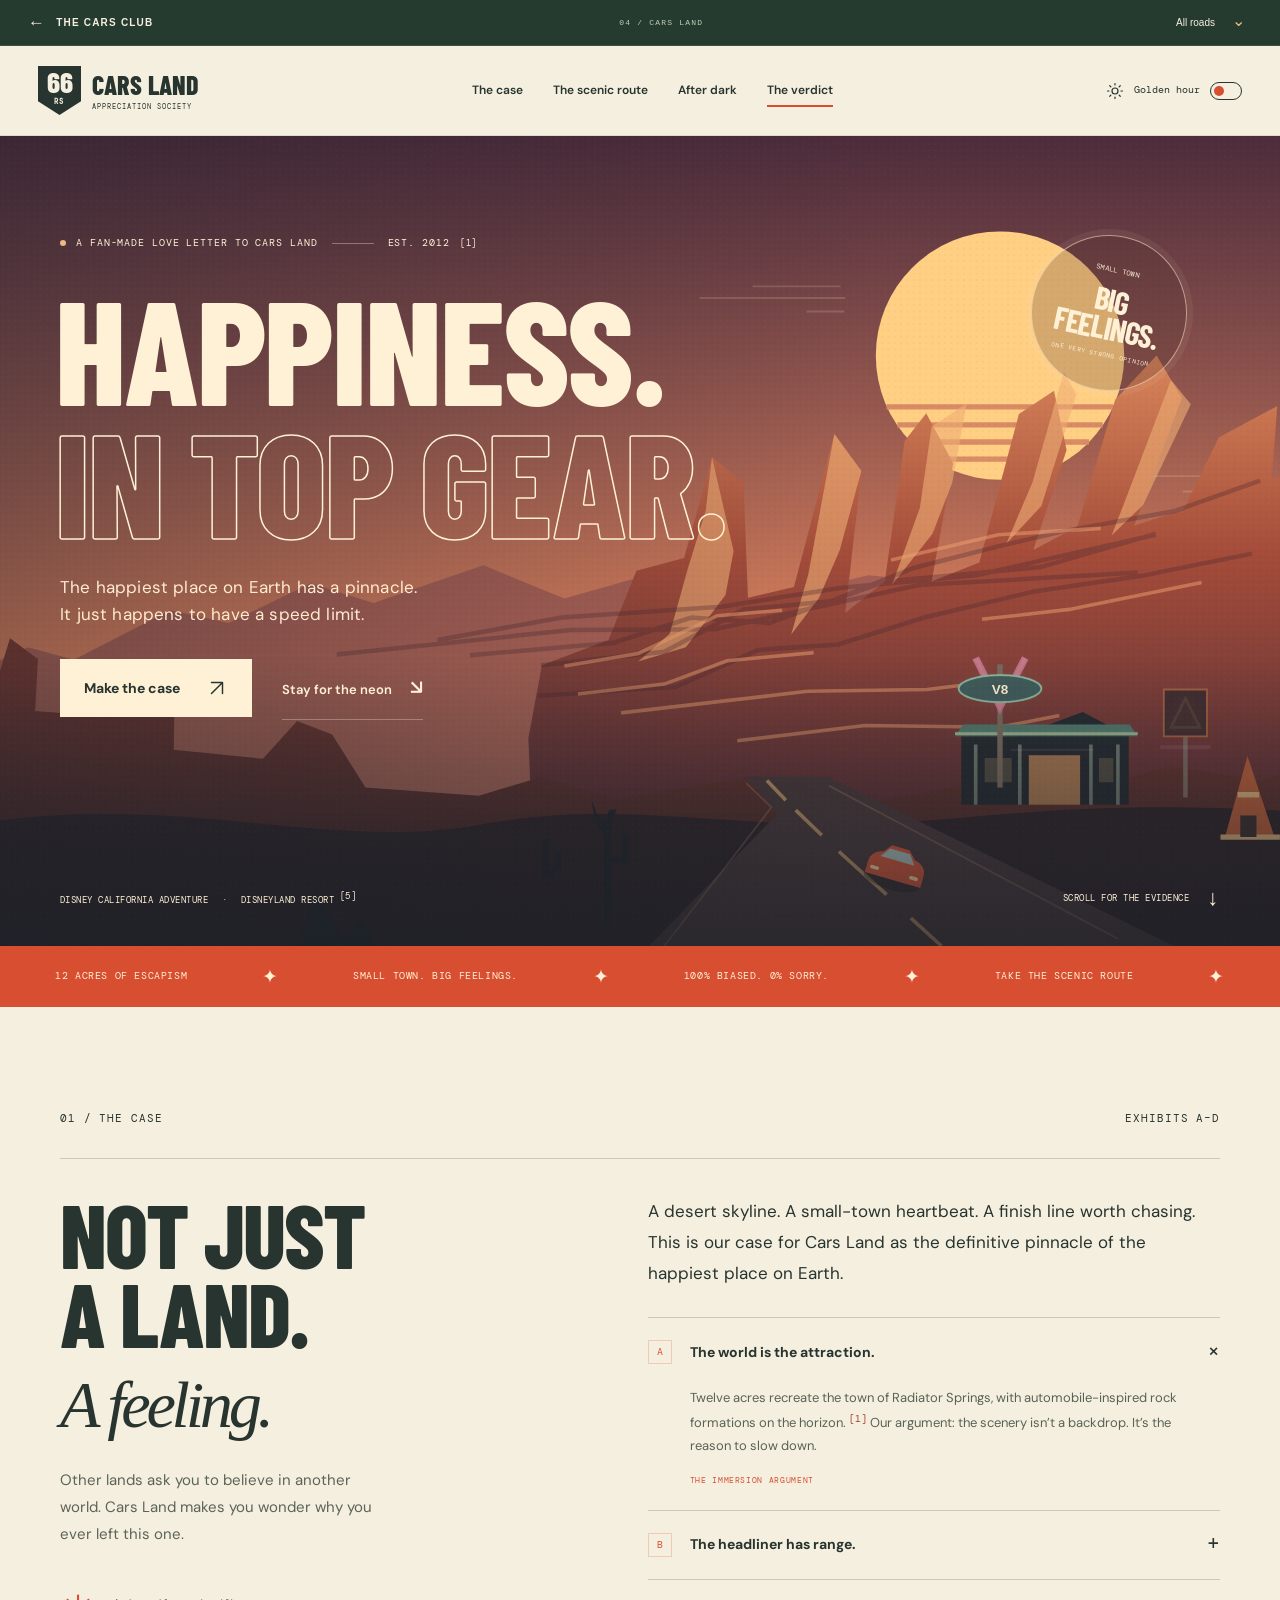
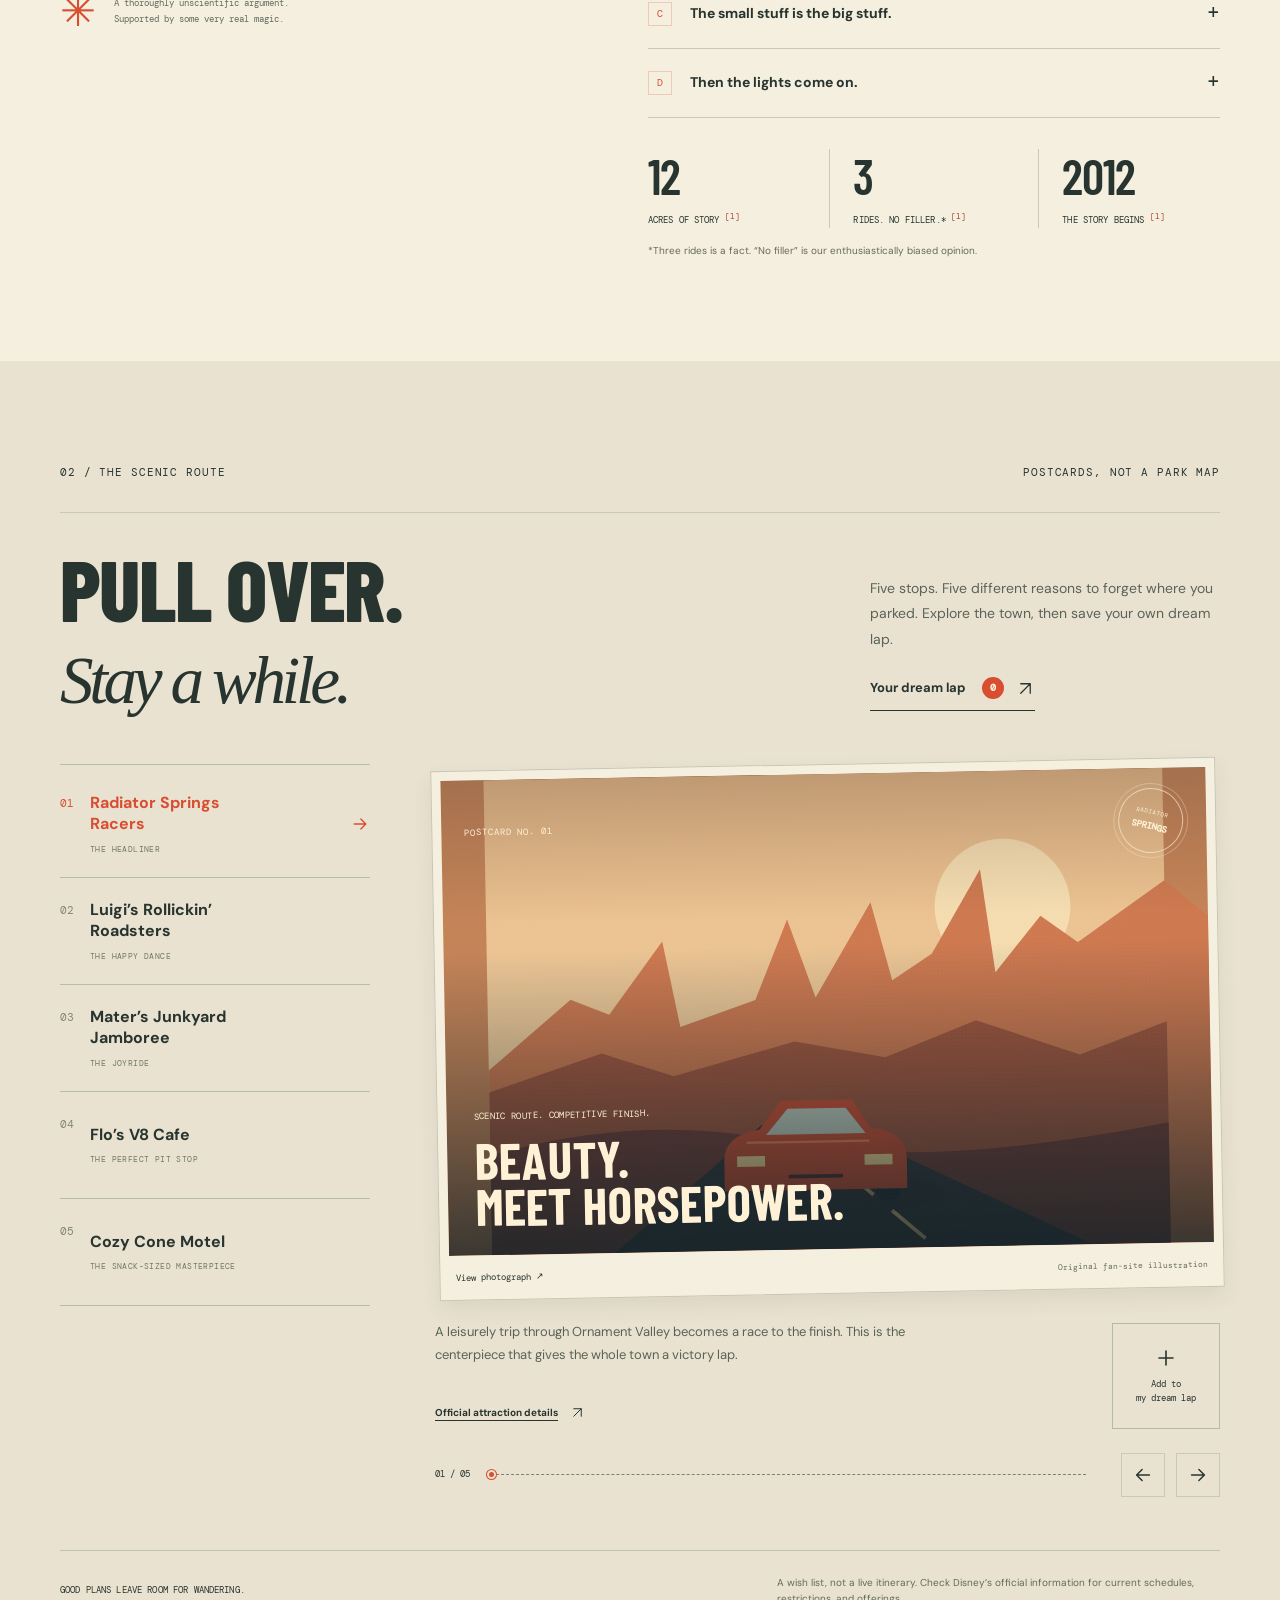
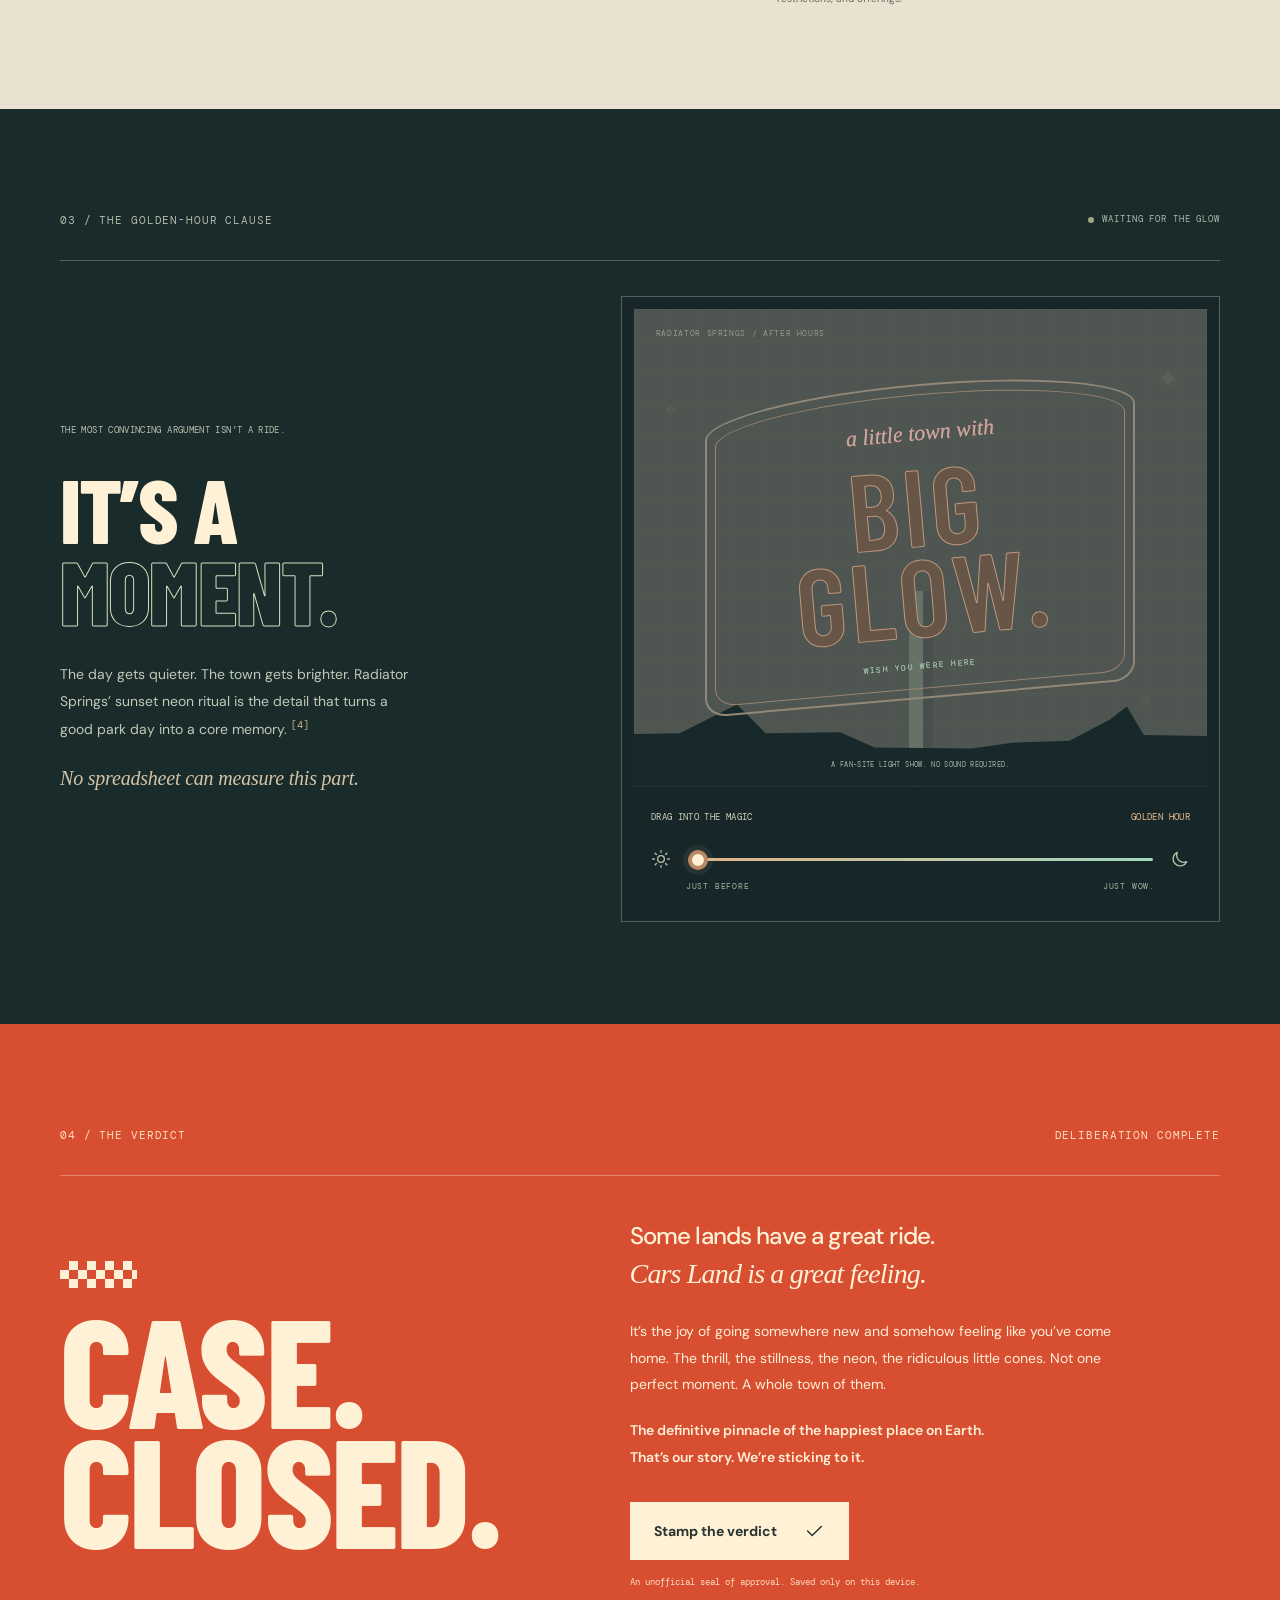
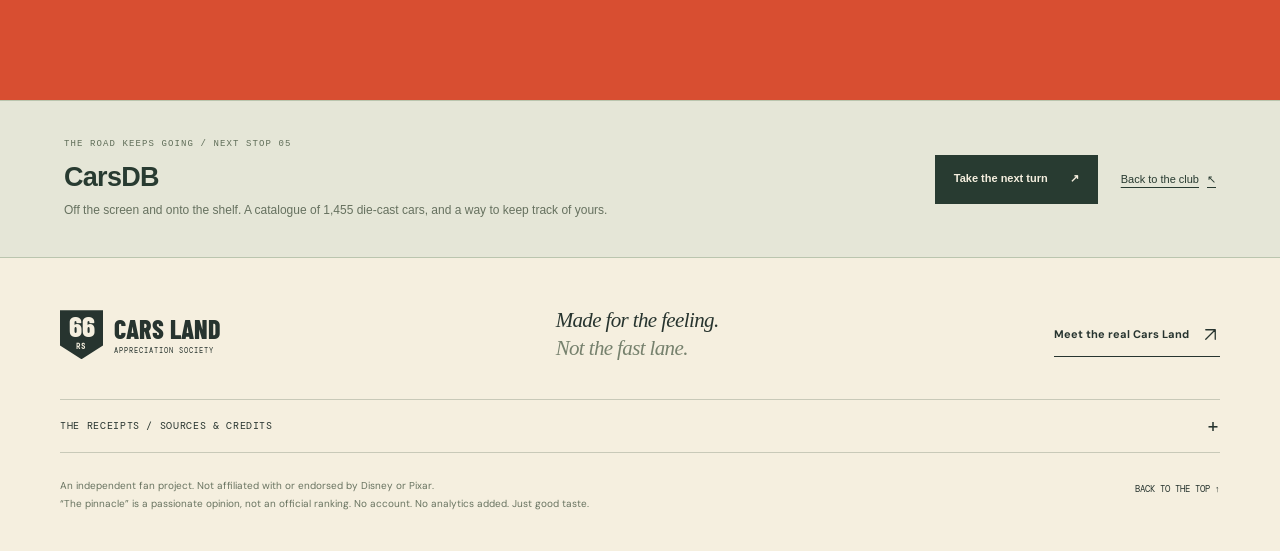
<file: cars-land/index.html>
<!doctype html>
<html lang="en" data-night="false">
<head>
<meta charset="utf-8"><meta name="viewport" content="width=device-width, initial-scale=1">
<meta name="theme-color" content="#f5efdf">
<title>Cars Land — Happiness. In Top Gear.</title>
<meta name="description" content="An unapologetically biased, beautifully scenic case for Cars Land as the pinnacle of the happiest place on Earth. An independent fan-made love letter.">
<link rel="icon" href="data:image/svg+xml,%3Csvg xmlns='http://www.w3.org/2000/svg' viewBox='0 0 100 100'%3E%3Crect width='100' height='100' rx='18' fill='%23dc4b2d'/%3E%3Ctext x='50' y='70' text-anchor='middle' fill='%23f5efdf' font-family='sans-serif' font-weight='900' font-size='58'%3E66%3C/text%3E%3C/svg%3E">
<link rel="preconnect" href="https://fonts.googleapis.com"><link rel="preconnect" href="https://fonts.gstatic.com" crossorigin>
<link href="https://fonts.googleapis.com/css2?family=Barlow+Condensed:wght@600;700;800;900&family=DM+Mono:wght@400;500&family=DM+Sans:wght@400;500;600;700&display=swap" rel="stylesheet">
<style>
/* Cars Land Appreciation Society — a self-contained, responsive fan-site design. */
:root{--paper:#f5efdf;--sand:#eae2d1;--ink:#27342f;--muted:#636b5e;--red:#d84e31;--line:#c8c9b8;--cream:#fff1d6;--night:0;--display:'Barlow Condensed','Impact','Nimbus Sans Narrow','Liberation Sans Narrow',sans-serif;--body:'DM Sans','Inter','Arial',sans-serif;--mono:'DM Mono','Consolas','Liberation Mono',monospace;--serif:Georgia,'Times New Roman',serif;--header-h:90px}
*{box-sizing:border-box}html{scroll-behavior:smooth;scroll-padding-top:112px}body{margin:0;background:var(--paper);color:var(--ink);font-family:var(--body);font-size:16px;line-height:1.65;-webkit-font-smoothing:antialiased}body.modal-open{overflow:hidden}button,input,textarea{font:inherit}button,a,input{-webkit-tap-highlight-color:transparent}button{cursor:pointer}button:disabled{cursor:not-allowed;opacity:.45}a{color:inherit;text-underline-offset:4px}button{color:inherit}h1,h2,h3,p{margin:0}h1,h2{font-family:var(--display);font-weight:800;line-height:.94;letter-spacing:-.02em}h2{font-size:clamp(60px,6.3vw,88px)}h3{line-height:1.2}button,a,input,summary,textarea{outline-offset:5px}button:focus-visible,a:focus-visible,input:focus-visible,summary:focus-visible,textarea:focus-visible,[tabindex="0"]:focus-visible{outline:3px solid #008575;outline-offset:5px}button{border:0}button:focus:not(:focus-visible){outline:none}img{max-width:100%;display:block}[hidden]{display:none!important}::selection{background:#dd5636;color:#fff6df}.wrap{width:min(1280px,calc(100% - 120px));margin-inline:auto}.section{padding-block:102px}.serif{display:inline-block;font-family:var(--serif);font-size:.91em;font-style:italic;font-weight:400;line-height:1.06;letter-spacing:-.065em;text-transform:none}.icon{width:22px;height:22px;fill:none;stroke:currentColor;stroke-width:1.6;stroke-linecap:round;stroke-linejoin:round;flex-shrink:0;vertical-align:middle}.svg-defs{position:absolute;width:0;height:0;overflow:hidden}.button{display:inline-flex;align-items:center;justify-content:center;gap:26px;min-height:58px;padding:14px 23px;text-decoration:none;font-weight:700;font-size:14px;border:1px solid transparent;transition:transform .2s,background .2s,box-shadow .2s}.button:hover{transform:translateY(-3px);box-shadow:0 6px 0 #00000018}.button:active{transform:translateY(0)}.button-cream{color:var(--ink);background:var(--cream)}.button-dark{background:var(--ink);color:var(--cream)}.text-link{display:inline-flex;align-items:center;gap:12px;background:none;text-decoration:none;font-size:13px;font-weight:700;padding:8px 0;min-height:44px;border-bottom:1px solid currentColor}.text-link:hover .icon{transform:translate(2px,-2px)}.text-link .icon{width:19px;height:19px;transition:transform .2s}.icon-button{width:44px;height:44px;border:1px solid var(--line);display:inline-flex;align-items:center;justify-content:center;background:transparent;transition:background .2s,color .2s}.icon-button:hover{background:var(--ink);color:var(--cream)}.source-ref{font-family:var(--mono);font-size:10px;text-decoration:none;white-space:nowrap;vertical-align:super;color:#a43e28}.source-ref:hover{text-decoration:underline}.tiny{font-size:11px;line-height:1.55;color:var(--muted)}.small-kicker,.section-label{font-family:var(--mono);font-size:11px;letter-spacing:.08em}.section-label{display:flex;justify-content:space-between;gap:24px;align-items:center;padding-bottom:31px;margin-bottom:35px;border-bottom:1px solid var(--line)}.small-kicker{display:block}.skip-link{position:fixed;z-index:100;left:20px;top:10px;transform:translateY(-200%);background:var(--ink);color:white;padding:12px 20px}.skip-link:focus{transform:none}
/* The masthead is deliberately closer to a travel journal than a theme-park ad. */
.header{height:var(--header-h);position:sticky;top:0;z-index:30;display:flex;align-items:center;justify-content:space-between;gap:22px;padding-inline:38px;background:var(--paper);border-bottom:1px solid #27342f1c}.brand{display:inline-flex;align-items:center;gap:11px;text-decoration:none;flex-shrink:0}.brand-mark{display:flex;flex-direction:column;align-items:center;justify-content:center;width:43px;height:49px;clip-path:polygon(0 0,100% 0,100% 72%,50% 100%,0 72%);background:var(--ink);color:var(--paper);font-family:var(--display);font-size:29px;font-weight:800;line-height:.85;padding-bottom:6px}.brand-mark span{font-family:var(--mono);font-size:7px;letter-spacing:.2em;padding-top:5px}.brand-type{font-family:var(--display);font-weight:800;font-size:26px;line-height:1.05;letter-spacing:.005em}.brand-type>span{display:block;font-family:var(--mono);font-size:7.3px;font-weight:400;letter-spacing:.14em;margin-top:5px}.nav{display:flex;gap:30px;margin-left:auto;margin-right:auto}.nav>a{font-size:12px;font-weight:600;text-decoration:none;padding:10px 0;position:relative}.nav>a:after{content:'';height:2px;background:var(--red);position:absolute;bottom:3px;left:0;width:100%;transform:scaleX(0);transform-origin:left;transition:transform .2s}.nav>a:hover:after,.nav>a[aria-current="location"]:after{transform:scaleX(1)}.header-actions{display:flex;align-items:center;gap:12px}.time-toggle{background:transparent;display:flex;align-items:center;gap:10px;min-height:44px;font-family:var(--mono);font-size:10px;padding:0}.time-toggle>.icon{width:18px;height:18px}.mini-toggle{width:32px;height:18px;border:1px solid currentColor;border-radius:20px;position:relative}.mini-toggle i{position:absolute;width:10px;height:10px;top:3px;left:3px;background:var(--red);border-radius:50%;transition:transform .4s,background .4s}[data-night="true"] .mini-toggle i{transform:translateX(14px);background:#398577}.reading-progress{position:absolute;height:3px;bottom:-1px;left:0;width:100%;pointer-events:none}.reading-progress i{display:block;width:0;height:100%;background:var(--red)}.menu-toggle{display:none;flex-direction:column;justify-content:center;gap:6px;background:none;width:44px;height:44px}.menu-toggle span{display:block;width:23px;height:1.5px;background:var(--ink);transition:transform .2s}.menu-toggle[aria-expanded="true"] span:first-child{transform:translateY(3.8px) rotate(45deg)}.menu-toggle[aria-expanded="true"] span:last-child{transform:translateY(-3.8px) rotate(-45deg)}.mobile-nav{position:fixed;z-index:29;top:var(--header-h);width:100%;background:var(--paper);border-bottom:1px solid var(--ink);padding:15px 28px 28px;box-shadow:0 16px 22px #19292112}.mobile-nav>a{display:block;padding:13px 0;text-decoration:none;border-bottom:1px solid var(--line);font-family:var(--mono);font-size:13px}
/* Original scalable desert illustration: offline by design. */
.hero{position:relative;min-height:770px;height:calc(100svh - 90px);max-height:950px;background:#45303a;overflow:hidden;color:var(--cream)}.landscape{position:absolute;inset:0;width:100%;height:100%}.sky-top{stop-color:color-mix(in srgb,#4d2c3b,#0b1728 calc(var(--night)*100%))}.sky-mid{stop-color:color-mix(in srgb,#dd825b,#354359 calc(var(--night)*100%))}.sky-base{stop-color:color-mix(in srgb,#e6ac79,#64445a calc(var(--night)*100%))}.sun{opacity:calc(1 - var(--night)*.96);transform-origin:1200px 244px;transform:translateY(calc(var(--night)*110px))}.stars{opacity:var(--night)}.neon-tube{fill:none;opacity:calc(.1 + var(--night)*.9)}.neon-tube.aqua{stroke:#92f1d7;filter:drop-shadow(0 0 7px #45ffb6)}.neon-tube.pink{stroke:#ffc5e6;filter:drop-shadow(0 0 7px #ff5bbe)}.neon-tube.orange{stroke:#ffd377;filter:drop-shadow(0 0 7px #ff884b)}.window-glow{opacity:calc(.2 + var(--night)*.8)}.hero-shade{position:absolute;inset:0;background:linear-gradient(90deg,#1e242929 0%,transparent 68%),linear-gradient(0deg,#191e26a6 0%,transparent 36%)}.hero-content{position:relative;z-index:2;padding-top:99px}.hero-eyebrow{font-family:var(--mono);font-size:10px;font-weight:400;letter-spacing:.09em;display:flex;gap:10px;align-items:center;margin-bottom:34px}.status-dot{display:inline-block;width:6px;height:6px;background:#ecb982;flex-shrink:0;border-radius:50%}.eyebrow-line{display:inline-block;width:42px;height:1px;background:#f9ebd25c;margin-inline:4px}.hero-ref{color:var(--cream);font-size:9px}.hero h1{font-size:clamp(102px,11.5vw,174px);letter-spacing:-.015em;line-height:.84;max-width:990px;margin-left:-5px}.hero h1>span{display:block}.hero-second{color:transparent;-webkit-text-stroke:1.5px var(--cream);margin-top:10px}.hero-description{margin-top:31px;font-size:17px;line-height:1.6;color:#ffebd0;letter-spacing:.01em}.hero-buttons{display:flex;align-items:center;gap:30px;margin-top:28px}.hero-night-link{font-size:13px;font-weight:600;text-decoration:none;padding-block:15px;border-bottom:1px solid #fff2d64d}.hero-night-link>span{display:inline-block;margin-left:15px;font-size:20px;transition:transform .2s}.hero-night-link:hover>span{transform:translate(3px,3px)}.hero-badge{position:absolute;z-index:2;right:7.3%;top:99px;border:1px solid #fae5c693;border-radius:50%;width:156px;height:156px;display:flex;flex-direction:column;align-items:center;justify-content:center;text-align:center;transform:rotate(12deg);background:#4f33303d;box-shadow:0 0 0 6px #fae5c610}.hero-badge>span{font-family:var(--mono);font-size:7px;letter-spacing:.055em;line-height:1.2}.hero-badge strong{font-family:var(--display);font-size:36px;font-weight:700;line-height:.87;padding-block:11px;letter-spacing:-.01em}.hero-badge>span:last-child{font-size:6px}.hero-footer{position:absolute;z-index:2;bottom:27px;left:0;right:0;display:flex;justify-content:space-between;gap:20px;font-family:var(--mono);font-size:9px;letter-spacing:.055em;align-items:center}.hero-footer i{font-style:normal;margin:0 8px}.hero-footer a{text-decoration:none}.hero-footer>a{white-space:nowrap;display:flex;align-items:center;gap:17px;padding:10px 0}.hero-footer>a>span{font-size:22px;line-height:1}.ticker{min-height:61px;background:var(--red);color:var(--cream);display:flex;align-items:center;justify-content:space-around;gap:20px;padding:15px 28px;overflow:hidden;white-space:nowrap;font-family:var(--mono);font-size:10px;font-weight:400;letter-spacing:.06em}.ticker i{font-size:19px;font-style:normal}
/* Evidence, with real disclosure controls instead of a decorative FAQ. */
.case-layout{display:grid;grid-template-columns:.95fr 1.15fr;gap:115px}.case-intro h2{font-size:clamp(76px,7vw,100px);line-height:.88}.case-intro .serif{margin-top:10px;line-height:1.1;font-size:.74em}.case-intro>p{font-size:15px;max-width:334px;line-height:1.8;margin-top:25px;color:#5b6458}.case-note{display:flex;align-items:center;gap:18px;margin-top:42px}.case-note .asterisk{font-size:43px;line-height:1;color:var(--red)}.case-note p{font-family:var(--mono);font-size:9px;line-height:1.75;color:var(--muted)}.lead{font-size:17px;line-height:1.8;max-width:565px;margin:2px 0 29px}.evidence{border-bottom:1px solid var(--line)}.evidence:first-child{border-top:1px solid var(--line)}.evidence>summary{padding:22px 0;list-style:none;display:flex;align-items:center;gap:18px;cursor:pointer;font-size:14px;font-weight:700}.evidence>summary::-webkit-details-marker{display:none}.evidence-number{font-family:var(--mono);font-weight:400;font-size:10px;color:var(--red);border:1px solid #d94f303b;width:24px;height:24px;display:flex;align-items:center;justify-content:center;flex-shrink:0}.expand-icon{font-family:var(--mono);font-size:21px;font-weight:400;margin-left:auto;line-height:1;transition:transform .25s}.evidence[open] .expand-icon{transform:rotate(45deg)}.evidence-body{padding:0 25px 23px 42px}.evidence-body p{font-size:13px;line-height:1.8;color:#586356}.exhibit-tag{display:block;margin-top:16px;font-family:var(--mono);font-size:8px;letter-spacing:.08em;color:var(--red)}.evidence .text-link{font-size:11px;margin-top:12px}.fact-strip{display:grid;grid-template-columns:1fr 1.15fr 1fr;margin-top:31px;margin-bottom:15px}.fact-strip>div{display:flex;flex-direction:column;padding-right:12px}.fact-strip>div+div{border-left:1px solid var(--line);padding-left:23px}.fact-strip strong{font-family:var(--display);font-weight:600;font-size:49px;line-height:1.1;letter-spacing:-.02em}.fact-strip span{font-family:var(--mono);font-size:7px;letter-spacing:.015em;line-height:1.7;margin-top:7px}.fact-strip .source-ref{font-size:7px}.case-evidence>.tiny{font-size:9px}
/* The scenic route and editable local wish list. */
.route-section{background:var(--sand)}.section-heading-row{display:flex;justify-content:space-between;gap:60px;align-items:flex-end;margin-bottom:48px}.section-heading-row h2{font-size:86px}.section-heading-row .serif{font-size:.78em}.route-intro{max-width:350px;padding-bottom:5px}.route-intro>p{font-size:14px;line-height:1.8;color:#5a6359}.lap-open{margin-top:15px}.lap-count{display:inline-flex;align-items:center;justify-content:center;width:22px;height:22px;border-radius:50%;background:var(--red);color:var(--cream);font-family:var(--mono);font-size:10px;margin-left:4px}.route-layout{display:grid;grid-template-columns:310px minmax(0,1fr);gap:65px;align-items:start}.route-tabs{display:flex;flex-direction:column;padding-top:6px;border-top:1px solid #b6bdab}.route-tab{width:100%;display:flex;align-items:center;gap:16px;text-align:left;background:none;padding:20px 0;border-bottom:1px solid #b6bdab;min-height:107px;transition:color .2s,padding .2s}.stop-number{font-family:var(--mono);font-size:11px;align-self:flex-start;padding-top:3px;color:#828775}.stop-name{font-size:16px;font-weight:700;line-height:1.3}.stop-name small{display:block;font-family:var(--mono);font-size:7px;letter-spacing:.05em;font-weight:400;margin-top:9px;color:#717869}.route-tab>.icon{width:20px;height:20px;margin-left:auto;opacity:0;transform:translateX(-8px);transition:opacity .2s,transform .2s}.route-tab[aria-selected="true"]{color:var(--red)}.route-tab[aria-selected="true"] .stop-number{color:var(--red)}.route-tab[aria-selected="true"]>.icon{opacity:1;transform:none}.route-tab:hover{color:var(--red);padding-left:6px}.stop-panel{min-width:0}.postcard{background:var(--paper);padding:9px 9px 0;transform:rotate(-1.05deg);box-shadow:0 9px 20px #37382f15;border:1px solid #c7c5b5}.postcard-image{position:relative;aspect-ratio:1.61;overflow:hidden;background:#c58458}.postcard-art{position:absolute;inset:0;width:100%;height:100%;object-fit:cover}.card-motif{display:none}[data-motif="racers"] .motif-racers,[data-motif="luigis"] .motif-luigis,[data-motif="mater"] .motif-mater,[data-motif="flos"] .motif-flos,[data-motif="cozy"] .motif-cozy{display:block}.postcard img{position:absolute;inset:0;width:100%;height:100%;object-fit:cover;opacity:0;transition:opacity .4s}.postcard.has-photo img{opacity:1}.photo-wash{position:absolute;inset:0;background:linear-gradient(0deg,#112126c4,transparent 64%),linear-gradient(180deg,#2f292738,transparent 30%)}.postcard-topline{position:absolute;top:20px;left:23px;right:23px;display:flex;justify-content:space-between;align-items:center;color:var(--cream);font-family:var(--mono);font-size:8px;letter-spacing:.1em}.postcard-stamp{display:flex;flex-direction:column;align-items:center;justify-content:center;text-align:center;border:1px solid #fff1d69e;outline:1px solid #fff1d64a;outline-offset:4px;border-radius:50%;width:65px;height:65px;transform:rotate(14deg);font-size:6px;line-height:1.8;letter-spacing:.015em}.postcard-stamp strong{font-size:9px}.postcard-caption{position:absolute;left:27px;bottom:26px;right:20px;color:var(--cream)}.postcard-caption>span{display:block;font-family:var(--mono);font-size:8px;letter-spacing:.04em;margin-bottom:13px}.postcard-caption>strong{display:block;white-space:pre-line;font-family:var(--display);font-weight:700;font-size:clamp(34px,4vw,57px);line-height:.9;letter-spacing:.006em}.photo-credit{display:block;text-align:right;font-family:var(--mono);font-size:7px;color:var(--muted);min-height:25px;padding:7px 2px 5px}.stop-details{display:flex;gap:27px;align-items:center;justify-content:space-between;margin-top:26px}.stop-description{font-size:13px;line-height:1.8;max-width:505px;color:#586355;min-height:70px}.stop-source{font-size:10px;min-height:38px;margin-top:4px;border-bottom:0;text-decoration:underline;text-underline-offset:4px}.stop-source .icon{width:15px;height:15px}.save-stop{display:flex;flex-direction:column;gap:7px;align-items:center;justify-content:center;min-width:108px;width:108px;min-height:106px;border:1px solid #b3baa7;background:transparent;text-align:center;font-family:var(--mono);font-size:9px;line-height:1.6;transition:background .2s,color .2s}.save-stop:hover{background:var(--paper)}.save-stop[aria-pressed="true"]{background:var(--ink);color:var(--cream)}.save-stop>.icon{width:24px;height:24px}.route-controls{margin-top:21px;display:flex;gap:11px;align-items:center}.route-controls>span{font-family:var(--mono);font-size:9px;white-space:nowrap}.route-road{flex:1;margin-inline:10px 24px;height:1px;border-top:1px dashed #7a836e;position:relative}.route-road i{position:absolute;width:9px;height:9px;top:-5px;left:0;background:var(--red);border:2px solid var(--sand);box-shadow:0 0 0 1px var(--red);border-radius:50%;transition:left .35s}.previous-stop>.icon{transform:rotate(180deg)}.route-footnote{display:flex;justify-content:space-between;align-items:center;gap:30px;margin-top:53px;padding-top:24px;border-top:1px solid #bec3b0}.route-footnote>span{font-family:var(--mono);font-size:9px;letter-spacing:.015em}.route-footnote>p{font-size:10px;color:#626b5c;max-width:443px;line-height:1.6}
/* A user-controlled day-to-night transition. Nothing plays or flashes on its own. */
.neon-section{background:#192b2b;color:var(--cream)}.neon-section .section-label{border-color:#52615b;color:#b1b9a9}.neon-status{display:flex;align-items:center;gap:8px;font-size:9px}.neon-status .status-dot{background:color-mix(in srgb,#a3a782,#81ebcd calc(var(--night)*100%));box-shadow:0 0 calc(var(--night)*10px) #65d8b599}.neon-layout{display:grid;grid-template-columns:.88fr 1.12fr;gap:90px;align-items:center}.neon-copy>.small-kicker{font-size:8px;letter-spacing:.04em;color:#bac0af;margin-bottom:29px;max-width:360px}.neon-copy h2{font-size:clamp(78px,7vw,100px);line-height:.92}.neon-word{color:transparent;-webkit-text-stroke:1px #d9dfc1}.neon-copy>p:not(.neon-aside){margin-top:30px;max-width:355px;font-size:14px;line-height:1.9;color:#c0c8b7}.neon-copy .source-ref{color:#d2bb81}.neon-copy .neon-aside{font-family:var(--serif);font-style:italic;color:#d5c5a8;font-size:20px;margin-top:20px;letter-spacing:-.01em}.neon-experience{border:1px solid #52615a;padding:12px;background:#172628}.neon-window{position:relative;aspect-ratio:1.2;overflow:hidden;background:color-mix(in srgb,#4f5550,#101f29 calc(var(--night)*100%));display:flex;align-items:center;justify-content:center}.neon-grid{position:absolute;inset:0;background-image:linear-gradient(#ffffec05 1px,transparent 1px),linear-gradient(90deg,#ffffec05 1px,transparent 1px);background-size:32px 32px}.neon-scene-label{position:absolute;left:22px;top:18px;font-family:var(--mono);font-size:7px;letter-spacing:.08em;color:#c7cfb494}.neon-scene-foot{position:absolute;bottom:16px;font-family:var(--mono);font-size:6px;letter-spacing:.05em;color:#a1b6a5}.neon-sign{position:relative;width:75%;z-index:2;margin-top:-13px;text-align:center;padding-block:31px 26px;color:#a7a488}.neon-outline{position:absolute;inset:0;transform:skewY(-5deg);border:2px solid color-mix(in srgb,#928877,#93ecda calc(var(--night)*100%));border-radius:50% 50% 22px 22px / 12% 12% 6% 6%;box-shadow:0 0 calc(var(--night)*12px) #4de8c3,inset 0 0 calc(var(--night)*12px) #4de8c350}.neon-outline:before{content:'';position:absolute;inset:8px;border:1px solid color-mix(in srgb,#978370,#76c4b9 calc(var(--night)*100%));border-radius:inherit}.neon-small{position:relative;display:block;font-family:var(--serif);font-style:italic;font-size:22px;transform:rotate(-5deg);margin-bottom:8px;color:color-mix(in srgb,#c3ac94,#f6c4de calc(var(--night)*100%));text-shadow:0 0 calc(var(--night)*12px) #fa77bc}.neon-big{display:block;position:relative;transform:rotate(-5deg);font-family:var(--display);font-size:clamp(78px,8.5vw,126px);line-height:.83;letter-spacing:.035em;font-weight:600;-webkit-text-stroke:1px color-mix(in srgb,#bd967e,#ffc8a5 calc(var(--night)*100%));color:color-mix(in srgb,#675647,#ffb68a calc(var(--night)*100%));text-shadow:0 0 calc(var(--night)*17px) #f8906999}.neon-bottom{display:block;position:relative;font-family:var(--mono);font-size:8px;letter-spacing:.16em;transform:rotate(-5deg);margin-top:20px;color:color-mix(in srgb,#b7afa0,#c7ffea calc(var(--night)*100%));text-shadow:0 0 calc(var(--night)*10px) #61d3a3}.neon-stars{position:absolute;inset:0;opacity:calc(.1 + var(--night)*.9);color:#eccda0}.neon-stars i{position:absolute;font-style:normal;font-size:24px;text-shadow:0 0 8px #ffda88}.neon-stars i:first-child{right:29px;top:50px}.neon-stars i:nth-child(2){left:30px;top:89px;font-size:16px}.neon-stars i:nth-child(3){right:55px;bottom:74px;font-size:14px}.sign-post{position:absolute;top:59%;bottom:0;left:48%;width:14px;background:#677267;box-shadow:10px 0 0 #10182017}.desert-line{position:absolute;bottom:0;height:20%;width:100%;background:#18292b;clip-path:polygon(0 45%,8% 44%,18% 14%,23% 44%,36% 43%,42% 59%,59% 60%,66% 54%,76% 52%,83% 30%,86% 16%,89% 46%,100% 47%,100% 100%,0 100%)}.sunset-control{padding:23px 17px 15px}.sunset-labels{display:flex;justify-content:space-between;gap:20px;font-family:var(--mono);font-size:8px;letter-spacing:.04em;color:#cbd2ba}.sunset-labels output{color:#edbd8e}.slider-row{display:flex;gap:15px;align-items:center;margin-top:14px}.slider-row .icon{width:20px;height:20px;color:#b5c4aa}.slider-row input{width:100%;height:38px;accent-color:#e6b983;background:transparent;cursor:ew-resize;appearance:none;-webkit-appearance:none}.slider-row input::-webkit-slider-runnable-track{height:3px;background:linear-gradient(90deg,#e2b187,#a0d8be);border-radius:5px}.slider-row input::-moz-range-track{height:3px;background:linear-gradient(90deg,#e2b187,#a0d8be);border-radius:5px}.slider-row input::-webkit-slider-thumb{-webkit-appearance:none;width:20px;height:20px;border-radius:50%;background:var(--cream);border:4px solid #b88964;box-shadow:0 0 0 5px #ead3a313;margin-top:-8px}.slider-row input::-moz-range-thumb{width:14px;height:14px;border-radius:50%;background:var(--cream);border:4px solid #b88964}.slider-endpoints{display:flex;justify-content:space-between;font-family:var(--mono);font-size:6px;letter-spacing:.1em;color:#a6b59e;padding-inline:35px}
/* One deliberately overconfident closing argument. */
.verdict-section{background:var(--red);color:var(--cream);position:relative;overflow:hidden}.verdict-section .section-label{border-color:#fff3d654;color:#ffe0bd}.verdict-layout{display:grid;grid-template-columns:.87fr 1.13fr;gap:115px;align-items:center}.checkered{width:77px;height:27px;background:repeating-conic-gradient(var(--cream) 0 25%,transparent 0 50%) 0 0/18px 18px;margin-bottom:20px}.verdict-layout h2{font-size:clamp(120px,12vw,176px);line-height:.78;letter-spacing:-.018em}.verdict-copy{position:relative;padding-block:8px}.verdict-copy h3{font-size:24px;line-height:1.45;font-weight:500;letter-spacing:-.035em;margin-bottom:24px}.verdict-copy h3>span{font-family:var(--serif);font-style:italic;font-size:28px}.verdict-copy>p:not(.verdict-note){font-size:14px;line-height:1.9;max-width:502px;color:#fff0d7}.verdict-copy .verdict-declaration{font-weight:600;margin-top:19px}.verdict-actions{display:flex;gap:25px;align-items:center;margin-top:32px;flex-wrap:wrap}.copy-manifesto{display:flex;align-items:center;gap:9px;background:none;padding:12px 0;min-height:44px;font-size:11px}.copy-manifesto .icon{width:18px;height:18px}.copy-manifesto span{border-bottom:1px solid #fff5df61;padding-block:3px}.verdict-note{font-family:var(--mono);font-size:8px;line-height:1.65;color:#ffdec0;margin-top:15px}.approval-stamp{margin-top:24px;transform:rotate(-5deg);display:inline-flex;flex-direction:column;text-align:center;border:2px solid var(--cream);padding:9px 22px;position:relative;opacity:.92}.approval-stamp:before{content:'';position:absolute;inset:3px;border:1px solid #fff1d670}.approval-stamp span{font-family:var(--mono);font-size:6px;letter-spacing:.14em}.approval-stamp strong{font-family:var(--display);font-weight:700;font-size:34px;line-height:1.1;letter-spacing:.02em}.confetti{position:absolute;inset:0;pointer-events:none;overflow:hidden}.confetti i{position:absolute;bottom:20%;left:68%;width:8px;height:8px;background:var(--cream);animation:celebrate 950ms ease-out forwards;animation-delay:var(--delay)}@keyframes celebrate{0%{transform:translate(0,0) rotate(0);opacity:1}100%{transform:translate(var(--dx),var(--dy)) rotate(var(--spin));opacity:0}}
/* Colophon, sources, and honest local-only interactions. */
.footer{padding-top:49px;padding-bottom:30px}.footer-top{display:flex;align-items:center;justify-content:space-between;gap:45px;padding-bottom:37px}.footer-top>p{font-family:var(--serif);font-style:italic;font-size:21px;line-height:1.3;letter-spacing:-.03em}.footer-top>p>span{color:#76816d}.footer-top .text-link{font-size:11px}.sources{border-block:1px solid var(--line);font-family:var(--mono);font-size:9px}.sources>summary{display:flex;justify-content:space-between;align-items:center;list-style:none;cursor:pointer;padding:16px 0;letter-spacing:.065em}.sources>summary::-webkit-details-marker{display:none}.sources>summary>span:last-child{font-size:20px;line-height:1;transition:transform .2s}.sources[open]>summary>span:last-child{transform:rotate(45deg)}.source-content{padding:8px 0 28px;max-width:1020px}.source-content>p{font-family:var(--body);font-size:12px;color:#646f5e}.source-content ol{padding-left:28px;display:grid;grid-template-columns:1fr 1fr;gap:18px 48px;margin-block:23px}.source-content li{font-family:var(--body);font-size:12px;scroll-margin-top:125px;line-height:1.6;padding-left:5px}.source-content li:target{background:#eed6b3;box-shadow:0 0 0 8px #eed6b3}.source-content li>span{display:block;font-size:10px;color:var(--muted);margin-top:3px}.source-content li>a{font-weight:600}.source-content .asset-credit{font-size:10px;line-height:1.7;max-width:1000px}.footer-bottom{display:flex;justify-content:space-between;gap:40px;align-items:start;padding-top:24px}.footer-bottom p{font-size:9px;color:#687360;line-height:1.85}.footer-bottom>a{font-family:var(--mono);font-size:8px;white-space:nowrap;text-decoration:none;min-height:44px;padding-top:5px}.lap-dialog,.copy-dialog{border:1px solid var(--ink);background:var(--paper);color:var(--ink);width:min(620px,calc(100% - 36px));max-height:90svh;padding:0;box-shadow:0 24px 100px #1121244d}.lap-dialog::backdrop,.copy-dialog::backdrop{background:#172524b8;backdrop-filter:blur(5px)}.dialog-inner{padding:43px;position:relative}.dialog-close{position:absolute;right:17px;top:17px;border:0}.dialog-inner>.small-kicker{font-size:8px;margin-top:12px;margin-bottom:28px;max-width:80%}.dialog-inner h2{font-size:63px}.dialog-inner .serif{font-size:.95em}.dialog-intro{font-size:13px;line-height:1.8;color:var(--muted);margin-top:19px;max-width:410px}.saved-stop-list{list-style:none;padding:0;margin:26px 0 19px}.saved-stop-list li{display:flex;align-items:center;gap:13px;padding:12px 0;border-bottom:1px solid var(--line)}.saved-stop-list .saved-number{font-family:var(--mono);font-size:9px;color:var(--red)}.saved-stop-list .saved-name{font-weight:600;font-size:13px}.saved-stop-list .remove-stop{margin-left:auto;width:38px;height:38px;background:none;display:flex;align-items:center;justify-content:center}.saved-stop-list .remove-stop .icon{width:18px}.empty-lap{border:1px dashed var(--line);padding:25px;margin-top:25px;margin-bottom:25px;font-size:13px;color:var(--muted)}.empty-lap .text-link{margin-top:10px}.lap-dialog-actions{display:flex;gap:19px;align-items:center;flex-wrap:wrap;margin-top:22px;margin-bottom:17px}.lap-dialog-actions>.button{font-size:12px;min-height:49px;gap:15px}.lap-dialog-actions>.text-link{font-size:11px}.dialog-inner>.tiny{font-size:9px}.copy-dialog h2{font-size:44px;margin:25px 0}.copy-dialog p{font-size:13px;color:var(--muted);margin-bottom:20px}.copy-dialog textarea{display:block;width:100%;resize:vertical;padding:15px;color:var(--ink);background:#ffffff52;border:1px solid var(--line);font-size:14px;line-height:1.7}.toast{position:fixed;z-index:80;bottom:27px;left:50%;transform:translate(-50%,20px);opacity:0;pointer-events:none;background:var(--ink);color:var(--cream);padding:14px 23px;border:1px solid #87917a;font-size:12px;box-shadow:0 10px 30px #17272322;max-width:calc(100% - 34px);width:max-content;transition:opacity .25s,transform .25s}.toast.is-visible{opacity:1;transform:translate(-50%,0)}.noscript{position:fixed;bottom:0;background:var(--ink);color:var(--cream);width:100%;padding:10px 20px;text-align:center;font-size:12px;z-index:99}
/* Tablet and compact desktop. */
@media(min-width:1600px){.hero-content{padding-top:121px}.hero-badge{top:130px;right:calc((100vw - 1280px)/2 + 25px)}}
@media(max-width:1200px){.wrap{width:calc(100% - 88px)}.header{padding-inline:26px;gap:20px}.nav{gap:21px}.nav>a{font-size:11px}.brand-type{font-size:24px}.time-toggle{font-size:9px}.hero{min-height:715px}.hero-content{padding-top:90px}.hero h1{font-size:clamp(108px,12vw,150px)}.hero-badge{right:6%;top:97px;width:132px;height:132px}.hero-badge strong{font-size:31px}.hero-badge>span{font-size:6px}.hero-badge>span:last-child{font-size:5px}.case-layout{gap:70px;grid-template-columns:.9fr 1.1fr}.route-layout{grid-template-columns:270px minmax(0,1fr);gap:40px}.route-tab{min-height:100px}.neon-layout{gap:55px}.verdict-layout{gap:70px}.verdict-actions{gap:18px}.postcard-image{aspect-ratio:1.4}.fact-strip>div+div{padding-left:15px}.section-label{font-size:10px}.hero-eyebrow{font-size:9px}.hero-footer{font-size:8px}.ticker{font-size:8px}.neon-copy h2{font-size:83px}}
@media(max-width:1000px){:root{--header-h:79px}.header{height:79px}.nav{gap:18px}.nav>a{font-size:10px}.time-label{display:none}.header-actions{gap:6px}.brand-type{font-size:23px}.hero{height:760px;max-height:none;min-height:0}.hero h1{font-size:118px}.hero-badge{right:7%;top:105px;width:116px;height:116px}.hero-badge strong{font-size:27px;padding-block:8px}.hero-badge>span{font-size:5px}.hero-badge>span:last-child{font-size:4px}.case-layout{gap:45px}.case-intro h2{font-size:80px}.lead{font-size:15px}.evidence>summary{font-size:12px;gap:10px}.evidence-body{padding-left:34px;padding-right:0}.fact-strip strong{font-size:44px}.fact-strip span{font-size:6px}.section-heading-row h2{font-size:75px}.route-intro{max-width:290px}.route-layout{grid-template-columns:235px minmax(0,1fr);gap:30px}.stop-name{font-size:14px}.stop-name small{font-size:6px}.route-tab{min-height:100px;gap:12px}.postcard-image{aspect-ratio:1.1}.postcard-topline{left:15px;right:15px;top:15px}.postcard-caption{left:20px}.postcard-caption>span{font-size:6px}.postcard-caption>strong{font-size:40px}.stop-details{gap:15px}.stop-description{font-size:12px}.save-stop{min-width:82px;width:82px;min-height:96px;font-size:8px}.neon-layout{gap:35px}.neon-copy h2{font-size:74px}.neon-window{aspect-ratio:.98}.neon-sign{width:76%}.neon-small{font-size:20px}.neon-big{font-size:90px}.neon-bottom{font-size:6px}.neon-copy>p:not(.neon-aside){font-size:13px}.verdict-layout{gap:45px}.verdict-copy h3{font-size:21px}.verdict-copy h3>span{font-size:24px}.verdict-copy>p:not(.verdict-note){font-size:13px}.verdict-copy .button{font-size:12px}.copy-manifesto{font-size:10px}.footer-top{gap:20px}.footer-top>p{font-size:19px}.footer-top .text-link{font-size:10px}.hero-footer>span{max-width:470px}}
@media(max-width:800px){.wrap{width:calc(100% - 56px)}.section{padding-block:73px}.header{padding-inline:23px}.nav{display:none}.menu-toggle{display:flex}.time-label{display:inline}.hero{height:775px}.hero-content{padding-top:79px}.hero h1{font-size:clamp(82px,13.9vw,112px)}.hero-eyebrow{font-size:8px;gap:8px}.eyebrow-line{width:25px}.hero-badge{top:353px;right:8%;width:120px;height:120px;display:none}.hero-description{font-size:16px}.hero-footer{font-size:7px;gap:15px}.hero-footer>span{max-width:340px}.hero-footer>a{font-size:6px;gap:9px}.ticker{justify-content:flex-start;gap:26px;font-size:8px;min-height:53px}.case-layout{grid-template-columns:1fr;gap:42px}.case-intro h2 br:nth-child(2){display:none}.case-intro h2 .serif{display:block;margin-top:15px}.case-intro h2{font-size:86px}.case-intro>p{max-width:410px}.case-note{display:none}.case-evidence .lead{max-width:100%;font-size:16px}.evidence>summary{font-size:14px;padding-block:22px;gap:18px}.evidence-body{padding-left:42px}.evidence-body>p{font-size:14px}.fact-strip{margin-top:32px}.fact-strip strong{font-size:54px}.fact-strip span{font-size:8px}.fact-strip>div+div{padding-left:28px}.section-label{font-size:9px;margin-bottom:30px;padding-bottom:21px}.section-label>span:last-child{font-size:8px}.section-heading-row{gap:25px;align-items:start;margin-bottom:34px}.section-heading-row h2{font-size:68px}.section-heading-row h2 .serif{font-size:.73em}.route-intro{max-width:250px;padding-top:4px}.route-intro>p{font-size:12px}.lap-open{font-size:12px}.route-layout{display:block}.route-tabs{display:flex;flex-direction:row;overflow-x:auto;gap:0;padding:0;margin-bottom:28px;border-top:1px solid #b6bdab;scrollbar-width:thin;scrollbar-color:#a5977c transparent}.route-tab{width:190px;min-width:190px;min-height:95px;padding:12px 14px 13px 0;border-right:1px solid #b6bdab;align-items:start}.route-tab+.route-tab{padding-left:15px}.route-tab>.icon{display:none}.route-tab[aria-selected="true"]{background:#f5efdf65;border-bottom:2px solid var(--red)}.route-tab:hover{padding-left:0}.route-tab+.route-tab:hover{padding-left:15px}.stop-name{font-size:13px}.stop-name small{font-size:6px;white-space:nowrap}.postcard-image{aspect-ratio:1.55}.postcard-caption>strong{font-size:48px}.postcard-caption>span{font-size:8px}.postcard-topline{font-size:8px}.save-stop{width:108px;min-width:108px;font-size:9px}.stop-description{font-size:13px}.stop-source{font-size:11px}.route-controls{margin-top:19px}.route-footnote{margin-top:33px;gap:25px}.route-footnote>span{font-size:7px;max-width:180px}.route-footnote>p{font-size:9px;max-width:300px}.neon-layout{grid-template-columns:1fr;gap:42px}.neon-copy{max-width:550px}.neon-copy h2{font-size:93px}.neon-copy h2 br{display:none}.neon-copy>p:not(.neon-aside){max-width:500px;font-size:14px}.neon-copy>.small-kicker{margin-bottom:22px}.neon-window{aspect-ratio:1.3}.neon-big{font-size:120px}.neon-small{font-size:25px}.neon-sign{max-width:375px;width:72%;padding-block:25px}.neon-bottom{font-size:9px}.neon-copy .neon-aside{font-size:21px}.verdict-layout{grid-template-columns:1fr;gap:38px}.verdict-layout h2{font-size:128px}.verdict-layout h2 br{display:none}.checkered{margin-bottom:21px}.verdict-copy{max-width:580px}.verdict-copy h3{font-size:24px}.verdict-copy h3>span{font-size:29px}.verdict-copy>p:not(.verdict-note){font-size:14px}.verdict-actions{gap:27px}.verdict-copy .button{font-size:14px}.copy-manifesto{font-size:11px}.footer-top{flex-wrap:wrap;gap:26px}.footer-top>p{margin-left:auto}.footer-top>.text-link{flex-basis:auto}.footer-bottom{gap:25px}.source-content ol{grid-template-columns:1fr;gap:17px}.footer-bottom p{font-size:8px}.footer-bottom>a{font-size:7px}.footer-top>.text-link{font-size:11px}}
/* Phones: no squeezed desktop layout, no hidden controls. */
@media(max-width:540px){:root{--header-h:73px}.header{height:73px;padding-inline:18px;gap:13px}.brand-mark{width:34px;height:40px;font-size:24px;padding-bottom:5px}.brand-mark span{font-size:5px}.brand{gap:8px}.brand-type{font-size:22px}.brand-type>span{font-size:5.8px;letter-spacing:.1em;margin-top:4px}.time-toggle{gap:8px}.time-label{display:none}.time-toggle>.icon{width:17px;height:17px}.mini-toggle{width:29px;height:18px}.mini-toggle i{width:10px;height:10px}[data-night="true"] .mini-toggle i{transform:translateX(11px)}.header-actions{gap:6px}.menu-toggle{width:36px;padding:6px}.wrap{width:calc(100% - 42px)}.section{padding-block:61px}.section-label{font-size:8px;gap:20px;margin-bottom:28px;padding-bottom:19px}.section-label>span:last-child{font-size:6px;text-align:right}.hero{height:735px;min-height:735px}.hero .landscape{width:140%;max-width:none;left:-40%}.hero-content{padding-top:63px}.hero-eyebrow{font-size:6.5px;letter-spacing:.04em;gap:7px;flex-wrap:wrap;max-width:95%;margin-bottom:31px}.eyebrow-line{width:18px;margin:0 2px}.hero-ref{font-size:6px}.hero-eyebrow .status-dot{width:5px;height:5px}.hero h1{font-size:clamp(66px,18.25vw,98px);letter-spacing:-.005em;line-height:.9;margin-left:-2px;white-space:nowrap}.hero-second{-webkit-text-stroke:1px var(--cream);margin-top:5px}.hero-description{font-size:13px;line-height:1.8;max-width:310px;margin-top:27px}.hero-buttons{gap:20px;align-items:center;margin-top:27px}.hero-buttons>.button{font-size:11px;min-height:52px;padding:12px 17px;gap:15px}.hero-buttons>.button .icon{width:18px;height:18px}.hero-night-link{font-size:10px;white-space:nowrap}.hero-night-link>span{margin-left:6px;font-size:17px}.hero-footer{flex-direction:column;align-items:flex-start;gap:9px;bottom:17px;font-size:6px;letter-spacing:0}.hero-footer>span{max-width:100%}.hero-footer i{margin:0 5px}.hero-footer>a{font-size:6px;gap:15px;padding:4px 0;min-height:30px}.hero-footer>a>span{font-size:17px}.ticker{padding-inline:20px;min-height:46px;font-size:7px;gap:24px}.ticker i{font-size:16px}.case-intro h2{font-size:77px;line-height:.9}.case-intro h2 .serif{font-size:.78em;margin-top:12px}.case-intro>p{font-size:13px;max-width:320px;margin-top:24px}.case-layout{gap:33px}.case-evidence .lead{font-size:14px;line-height:1.8;margin-bottom:23px}.evidence>summary{font-size:12px;gap:11px;padding-block:20px}.evidence-number{width:22px;height:22px;font-size:9px}.expand-icon{font-size:19px}.evidence-body{padding-left:33px;padding-bottom:21px}.evidence-body>p{font-size:12px;line-height:1.8}.exhibit-tag{font-size:6px;margin-top:14px}.fact-strip{grid-template-columns:1fr 1.17fr 1fr;margin-top:26px}.fact-strip strong{font-size:44px}.fact-strip>div+div{padding-left:14px}.fact-strip span{font-size:5.6px;letter-spacing:0}.fact-strip .source-ref{font-size:6px}.case-evidence>.tiny{font-size:7px}.section-heading-row{display:block;margin-bottom:29px}.section-heading-row h2{font-size:72px}.section-heading-row h2 .serif{font-size:.77em}.route-intro{max-width:100%;margin-top:25px;display:flex;flex-direction:column;align-items:flex-start}.route-intro>p{font-size:13px;max-width:320px}.lap-open{font-size:11px;margin-top:9px}.route-tabs{margin-bottom:24px;margin-inline:-1px;padding-bottom:0}.route-tab{min-width:180px;width:180px;min-height:94px;gap:10px}.route-tab+.route-tab{padding-left:15px}.stop-name{font-size:12px}.stop-number{font-size:9px}.stop-name small{font-size:5.7px}.postcard{padding:6px 6px 0;transform:rotate(-.7deg)}.postcard-image{aspect-ratio:1.12}.postcard-caption{left:17px;bottom:22px;right:10px}.postcard-caption>strong{font-size:clamp(33px,9.2vw,45px);line-height:.94}.postcard-caption>span{font-size:6px;margin-bottom:11px;letter-spacing:.01em}.postcard-topline{top:16px;left:17px;right:15px;font-size:6px}.postcard-stamp{width:52px;height:52px;font-size:5px}.postcard-stamp strong{font-size:7px}.photo-credit{font-size:5.7px;min-height:22px;padding-top:6px}.stop-details{margin-top:22px;gap:17px;align-items:start}.stop-description{font-size:12px;line-height:1.8;min-height:0}.stop-source{font-size:8px;margin-top:8px;gap:5px;min-height:32px}.stop-source .icon{width:12px;height:12px}.save-stop{width:79px;min-width:79px;min-height:98px;font-size:7px;gap:6px;padding:9px 5px}.save-stop>.icon{width:20px;height:20px}.route-controls{margin-top:19px;gap:10px}.route-controls>span{font-size:8px}.route-road{margin-inline:6px 12px}.route-controls .icon-button{width:42px;height:42px}.route-footnote{display:block;margin-top:29px;padding-top:21px}.route-footnote>span{font-size:8px;max-width:100%}.route-footnote>p{font-size:8px;max-width:330px;margin-top:10px}.neon-status{gap:6px;font-size:6px}.neon-status .status-dot{width:5px;height:5px}.neon-layout{gap:31px}.neon-copy>.small-kicker{font-size:6.5px;letter-spacing:.01em;margin-bottom:20px}.neon-copy h2{font-size:77px}.neon-copy h2 br{display:block}.neon-copy>p:not(.neon-aside){font-size:12px;line-height:1.95;margin-top:24px;max-width:330px}.neon-copy .neon-aside{font-size:18px;margin-top:16px}.neon-experience{padding:8px}.neon-window{aspect-ratio:.95}.neon-sign{width:76%;padding-block:22px;max-width:310px}.neon-small{font-size:19px}.neon-big{font-size:92px}.neon-bottom{font-size:6.3px;margin-top:20px}.neon-outline:before{inset:6px}.neon-scene-label{font-size:5px;left:14px;top:14px}.neon-scene-foot{font-size:4.5px;bottom:13px}.neon-stars i:first-child{right:17px;font-size:16px;top:45px}.neon-stars i:nth-child(2){left:14px;font-size:12px;top:83px}.sunset-control{padding:20px 10px 12px}.sunset-labels{font-size:6px;gap:10px}.slider-row{gap:11px;margin-top:10px}.slider-row>.icon{width:17px;height:17px}.slider-endpoints{font-size:5px;padding-inline:27px}.verdict-layout{gap:31px}.verdict-layout h2{font-size:clamp(97px,27vw,129px);line-height:.84}.verdict-layout h2 br{display:block}.checkered{height:24px;width:71px;background-size:16px 16px;margin-bottom:23px}.verdict-copy h3{font-size:19px;line-height:1.55;margin-bottom:20px}.verdict-copy h3>span{font-size:24px}.verdict-copy>p:not(.verdict-note){font-size:12px;line-height:1.9}.verdict-copy .verdict-declaration{margin-top:18px}.verdict-actions{gap:16px;flex-wrap:nowrap;margin-top:26px;align-items:center}.verdict-copy .button{font-size:10px;min-height:54px;padding:12px 15px;gap:12px}.verdict-copy .button .icon{width:18px;height:18px}.copy-manifesto{font-size:8px;gap:7px}.copy-manifesto .icon{width:15px;height:15px}.copy-manifesto span{max-width:75px;line-height:1.6;text-align:left}.verdict-note{font-size:6px;line-height:1.9;max-width:320px}.approval-stamp{margin-top:25px}.footer{padding-block:35px 24px}.footer-top{gap:22px 20px;padding-bottom:28px}.footer-top>.brand .brand-type{font-size:24px}.footer-top>p{font-size:17px}.footer-top>.text-link{font-size:10px}.footer-top>.text-link>.icon{width:15px}.sources{font-size:7px}.sources>summary{padding-block:15px;letter-spacing:.03em}.sources>summary>span:last-child{font-size:16px}.source-content>p{font-size:11px}.source-content ol{padding-left:23px;margin-block:18px;gap:17px}.source-content li{font-size:10px}.source-content li>span{font-size:9px}.source-content .asset-credit{font-size:8px}.footer-bottom{display:block;padding-top:20px}.footer-bottom>p{font-size:7px;line-height:1.9}.footer-bottom>a{display:inline-block;margin-top:13px;min-height:34px;font-size:7px}.dialog-inner{padding:31px 23px}.dialog-inner>.small-kicker{font-size:6.5px;margin-top:25px;margin-bottom:23px}.dialog-inner h2{font-size:59px}.dialog-intro{font-size:12px;margin-top:18px}.dialog-close{right:12px;top:12px}.saved-stop-list .saved-name{font-size:12px}.saved-stop-list{margin-top:23px}.saved-stop-list li{gap:10px}.lap-dialog-actions{gap:16px}.lap-dialog-actions>.button{font-size:10px}.lap-dialog-actions>.text-link{font-size:10px}.dialog-inner>.tiny{font-size:8px}.empty-lap{padding:20px;font-size:12px}.copy-dialog h2{font-size:39px}.copy-dialog textarea{font-size:12px}.toast{font-size:11px;padding:12px 17px;bottom:18px}.noscript{font-size:10px}}
@media(max-width:360px){.wrap{width:calc(100% - 36px)}.hero h1{font-size:62px}.hero-eyebrow{font-size:5.6px}.hero-description{font-size:12px}.hero-buttons{gap:14px}.hero-buttons>.button{gap:10px;padding-inline:13px}.hero-night-link{font-size:9px}.section-label>span:last-child{font-size:5px}.fact-strip span{font-size:5px}.neon-copy h2{font-size:70px}.neon-big{font-size:83px}.neon-small{font-size:17px}.footer-top>p{font-size:14px}.verdict-actions{gap:13px}}
@media(prefers-reduced-motion:reduce){html{scroll-behavior:auto}*,*:before,*:after{transition:none!important;animation:none!important}.confetti{display:none}.button:hover{transform:none}.route-tab:hover{padding-left:0}}
@media print{.header,.mobile-nav,.hero,.ticker,.case-section,.route-section,.neon-section,.footer,.verdict-actions,.verdict-note,.confetti,.toast{display:none!important}.verdict-section{background:white!important;color:black!important;padding:30px}.verdict-section *{color:black!important}.verdict-layout{display:block}.verdict-layout h2{font-size:100px}.verdict-copy{margin-top:30px}.approval-stamp{border-color:black}.verdict-section .section-label{border-color:black}.lap-dialog[open]{position:absolute;top:0;left:0;max-height:none;width:100%;border:0}.lap-dialog[open]~*{display:none}}
.postcard-foot{display:flex;justify-content:space-between;align-items:center;gap:10px;padding-inline:6px;min-height:40px}.postcard-foot .photo-credit{padding:0;min-height:0;font-size:6px;text-align:right}.photo-toggle{display:inline-flex;align-items:center;gap:9px;background:none;font-family:var(--mono);font-size:7px;min-height:40px;padding:6px 0;text-align:left;white-space:nowrap}.photo-toggle:hover{text-decoration:underline;text-underline-offset:3px}.photo-toggle>span{font-size:14px}.photo-toggle:disabled{cursor:progress}@media(max-width:540px){.postcard-foot{padding-inline:3px;gap:7px;min-height:38px}.photo-toggle{font-size:6px;min-height:38px;gap:6px}.postcard-foot .photo-credit{font-size:5px}}
/* Final legibility pass: decorative captions stay secondary, but remain readable. */
.hero-badge strong{font-size:32px;letter-spacing:-.03em}.photo-toggle{min-height:44px}.postcard-foot .photo-credit{font-size:8px}.photo-toggle{font-size:9px}.postcard-topline{font-size:9px}.postcard-caption>span{font-size:9px}.fact-strip span{font-size:9px}.fact-strip .source-ref{font-size:8px}.case-evidence>.tiny{font-size:10px}.stop-name small{font-size:8px}.photo-credit{font-size:8px}.small-kicker{font-size:10px}.neon-copy>.small-kicker{font-size:9px}.neon-scene-label{font-size:8px}.neon-scene-foot{font-size:7px}.sunset-labels{font-size:9px}.slider-endpoints{font-size:8px}.verdict-note{font-size:9px}.footer-bottom p{font-size:10px}.footer-bottom>a{font-size:9px}.sources{font-size:10px}
@media(max-width:1200px){.hero-badge strong{font-size:28px}.fact-strip span{font-size:8px}}
@media(max-width:1000px){.hero-badge strong{font-size:24px}.fact-strip span{font-size:7px}.postcard-caption>span{font-size:8px}.neon-scene-label{font-size:7px}.neon-scene-foot{font-size:6px}.sunset-labels{font-size:8px}.slider-endpoints{font-size:7px}}
@media(max-width:800px){.fact-strip span{font-size:9px}.postcard-foot .photo-credit{font-size:8px}.postcard-caption>span{font-size:9px}.neon-scene-label{font-size:8px}.neon-scene-foot{font-size:7px}.footer-bottom p{font-size:10px}}
@media(max-width:540px){
 .hero h1{font-size:clamp(54px,17.65vw,88px)}.hero-second{font-size:.87em;margin-top:11px}.hero-eyebrow{font-size:8px;line-height:1.7;letter-spacing:.01em;gap:7px}.hero-eyebrow .eyebrow-line{width:14px}.hero-ref{font-size:8px}.hero-footer{font-size:8px;line-height:1.8}.hero-footer>a{font-size:8px;min-height:36px}.hero-footer>span{max-width:310px}.hero-footer i{margin:0 4px}.section-label{font-size:9px}.section-label>span:last-child{font-size:8px}.section-label{gap:16px}.neon-status{font-size:7px}.neon-status #neon-status-text{font-size:7px}.hero-footer .source-ref{font-size:8px}.source-ref{font-size:9px}.evidence-number{font-size:10px}.exhibit-tag{font-size:8px;letter-spacing:.01em}.fact-strip span{font-size:7px}.fact-strip .source-ref{font-size:7px}.case-evidence>.tiny{font-size:9px}.stop-name small{font-size:7px;white-space:normal}.stop-number{font-size:10px}.stop-name{font-size:13px}.route-tab{min-height:108px}.postcard-foot .photo-credit{font-size:7px;max-width:148px}.photo-toggle{font-size:8px;min-height:44px}.postcard-topline{font-size:8px}.postcard-caption>span{font-size:7.5px}.stop-source{font-size:10px;min-height:40px}.save-stop{font-size:9px;min-width:83px}.route-controls>span{font-size:10px}.route-footnote>span{font-size:9px}.route-footnote>p{font-size:10px;max-width:100%}.neon-copy>.small-kicker{font-size:8px}.neon-scene-label{font-size:7px}.neon-scene-foot{font-size:6px}.sunset-labels{font-size:8px}.slider-endpoints{font-size:7px}.neon-bottom{font-size:8px}.verdict-layout h2{font-size:clamp(77px,24vw,118px)}.verdict-note{font-size:8px}.sources{font-size:8px}.footer-bottom p{font-size:9px}.footer-bottom>a{font-size:9px}.source-content .asset-credit{font-size:10px}.source-content li{font-size:12px}.source-content li>span{font-size:10px}.footer-top>.text-link{font-size:11px}.dialog-inner>.small-kicker{font-size:8px}.dialog-inner>.tiny{font-size:10px}.saved-stop-list .saved-number{font-size:10px}.copy-manifesto{font-size:9px}.verdict-copy .button{font-size:11px}
}
@media(max-width:360px){.hero h1{font-size:clamp(50px,17.65vw,64px)}.hero-eyebrow{font-size:7px}.section-label{font-size:8px}.section-label>span:last-child{font-size:7px}.fact-strip span{font-size:6px}.neon-scene-label{font-size:6px}.neon-scene-foot{font-size:5px}.sunset-labels{font-size:7px}.neon-bottom{font-size:7px}.save-stop{min-width:75px;font-size:8px}.stop-source{font-size:9px}}
@media(min-width:541px) and (max-width:800px){.verdict-layout h2{font-size:15.2vw}}

</style>

<link rel="stylesheet" href="../assets/club-shell.css">
<script src="../assets/club-shell.js" defer></script>
</head>
<body data-cc-page="cars-land">
<!-- Shared parent navigation. The original page navigation remains below. -->
<nav class="cc-global" aria-label="The Cars Club site navigation"><div class="cc-bar"><a class="cc-home" href="../index.html"><span class="cc-arrow" aria-hidden="true">←</span>THE CARS CLUB</a><span class="cc-location">04 / Cars Land</span><details class="cc-switcher"><summary>All roads</summary><div class="cc-menu"><a href="../cars/index.html" data-cc-route="cars"><span>01</span><span>The Scenic Route</span></a><a href="../cars-2/index.html" data-cc-route="cars-2"><span>02</span><span>The Defense Bureau</span></a><a href="../cars-3/index.html" data-cc-route="cars-3"><span>03</span><span>The Next Lap</span></a><a href="../cars-land/index.html" data-cc-route="cars-land" aria-current="page"><span>04</span><span>Cars Land</span></a><a href="../carsdb/index.html" data-cc-route="carsdb"><span>05</span><span>CarsDB</span></a><a class="cc-menu-home" href="../index.html"><span>↖</span><span>Back to the club homepage</span></a></div></details></div></nav>

<a class="skip-link" href="#main">Skip to content</a>
<svg xmlns="http://www.w3.org/2000/svg" class="svg-defs" aria-hidden="true"><defs>
<symbol id="arrow" viewBox="0 0 24 24"><path d="M5 12h14m-6-6 6 6-6 6"/></symbol>
<symbol id="arrow-up" viewBox="0 0 24 24"><path d="M6 18 18 6M6 6h12v12"/></symbol>
<symbol id="sun-icon" viewBox="0 0 24 24"><circle cx="12" cy="12" r="4"/><path d="M12 2v2m0 16v2M2 12h2m16 0h2M5 5l1.5 1.5m11 11L19 19M5 19l1.5-1.5m11-11L19 5"/></symbol>
<symbol id="moon-icon" viewBox="0 0 24 24"><path d="M20 15.2A8.5 8.5 0 0 1 8.8 4a8.5 8.5 0 1 0 11.2 11.2Z"/></symbol>
<symbol id="check" viewBox="0 0 24 24"><path d="m5 12 5 5L20 7"/></symbol>
<symbol id="plus" viewBox="0 0 24 24"><path d="M12 5v14M5 12h14"/></symbol>
<symbol id="close" viewBox="0 0 24 24"><path d="m6 6 12 12M6 18 18 6"/></symbol>
<symbol id="flag" viewBox="0 0 24 24"><path d="M4 22V3h16v12H4"/><path d="M4 3h4v4H4Zm8 0h4v4h-4ZM8 7h4v4H8Zm8 0h4v4h-4ZM4 11h4v4H4Zm8 0h4v4h-4Z" fill="currentColor" stroke="none"/></symbol>
<symbol id="copy" viewBox="0 0 24 24"><rect x="8" y="8" width="12" height="12" rx="2"/><path d="M16 8V4H4v12h4"/></symbol>
</defs></svg>
<header class="header" id="top">
 <a class="brand" href="#top" aria-label="Cars Land Appreciation Society, home"><span class="brand-mark">66<span>RS</span></span><span class="brand-type">CARS LAND<span>APPRECIATION SOCIETY</span></span></a>
 <nav class="nav" aria-label="Main navigation"><a href="#the-case">The case</a><a href="#the-route">The scenic route</a><a href="#after-dark">After dark</a><a href="#the-verdict">The verdict</a></nav>
 <div class="header-actions"><button class="time-toggle" type="button" aria-label="Switch to neon hour" aria-pressed="false"><svg class="icon " aria-hidden="true"><use href="#sun-icon"/></svg><span class="time-label">Golden hour</span><span class="mini-toggle"><i></i></span></button><button class="menu-toggle" type="button" aria-label="Open navigation" aria-expanded="false" aria-controls="mobile-nav"><span></span><span></span></button></div>
 <div class="reading-progress" aria-hidden="true"><i></i></div>
</header>
<nav class="mobile-nav" id="mobile-nav" aria-label="Mobile navigation" hidden><a href="#the-case">01 / The case</a><a href="#the-route">02 / The scenic route</a><a href="#after-dark">03 / After dark</a><a href="#the-verdict">04 / The verdict</a></nav>
<main id="main">
<section class="hero" aria-labelledby="hero-heading">
 <svg class="landscape" viewBox="0 0 1600 900" fill="none" xmlns="http://www.w3.org/2000/svg" aria-hidden="true" preserveAspectRatio="xMidYMid slice">
<defs>
 <linearGradient id="sky" x1="0" y1="0" x2="0" y2="900" gradientUnits="userSpaceOnUse"><stop class="sky-top"/><stop offset=".64" class="sky-mid"/><stop offset="1" class="sky-base"/></linearGradient>
 <linearGradient id="stone" x1="1200" y1="240" x2="1200" y2="750" gradientUnits="userSpaceOnUse"><stop stop-color="#d9865a"/><stop offset=".45" stop-color="#a34b39"/><stop offset="1" stop-color="#593137"/></linearGradient>
 <linearGradient id="rockfront" x1="0" y1="600" x2="0" y2="900" gradientUnits="userSpaceOnUse"><stop stop-color="#79392f"/><stop offset="1" stop-color="#34272b"/></linearGradient>
 <linearGradient id="shade" x1="0" y1="0" x2="1600" y2="600" gradientUnits="userSpaceOnUse"><stop stop-color="#271f2e" stop-opacity=".35"/><stop offset=".62" stop-color="#271f2e" stop-opacity="0"/></linearGradient>
 <pattern id="grain" width="7" height="7" patternUnits="userSpaceOnUse"><circle cx="1" cy="2" r=".6" fill="#fff6df" opacity=".09"/><circle cx="5" cy="6" r=".7" fill="#1b1822" opacity=".1"/></pattern>
 <filter id="glow"><feGaussianBlur stdDeviation="5"/></filter>
</defs>
<path fill="url(#sky)" d="M0 0h1600v900H0z"/>
<g class="sun"><circle cx="1200" cy="244" r="138" fill="#ffcf83"/><path d="M1074 301h252m-240 20h228m-213 19h198m-168 19h136" stroke="#d98b65" stroke-width="6"/></g>
<g class="stars" fill="#fcf4da"><circle cx="850" cy="108" r="2"/><circle cx="1350" cy="85" r="2"/><circle cx="1130" cy="56" r="1.6"/><circle cx="1460" cy="179" r="2"/><circle cx="708" cy="186" r="1.5"/><circle cx="948" cy="225" r="1.5"/><circle cx="560" cy="92" r="2"/><circle cx="1020" cy="131" r="1.4"/><circle cx="1280" cy="183" r="1.4"/><path d="M1384 237h17m-8.5-8.5v17" stroke="#fcf4da" stroke-width="1.5"/><path d="M787 66h12m-6-6v12" stroke="#fcf4da"/><circle cx="1500" cy="68" r="1.2"/><circle cx="371" cy="170" r="1.2"/><circle cx="610" cy="245" r="1.5"/><circle cx="1189" cy="383" r="1.5"/></g>
<g opacity=".18" stroke="#ffe1b0"><path d="M925 167h98m-157 13h162m-43 15h42m289 183h170m-83 17h80" stroke-width="2"/></g>
<path d="M0 624 120 568 171 582 278 527 343 541 434 497 504 519 626 477 716 514 804 489 911 521 1054 488 1178 500 1280 462 1400 488 1502 436 1600 458V900H0Z" fill="#945351" opacity=".68"/>
<path d="m676 669 15-81 74-28 31-77 53-14 31-112 35 28 5 128 51-12 45-170 30 43-18 156 44-35 22-156 24-31 30 56-24 131 53-21 44-165 39-26 14 66-37 111 49-26 42-141 46-49 28 47-53 142 55-18 39-80 65-35-6 81 59-14 31-51 30 25 42 139V838H683Z" fill="url(#stone)"/>
<path d="m880 357 24 104-9 49-44 58-53 16 35-31 20-72 20-65Zm166 15-24 88-23 53-31 41 19-67 29-156Zm117-75-16 88-22 57-45 57 31-86 13-90Zm122-10-39 124-39 42 29-68 35-123Zm127 11-53 112-35 34 22-57 44-116Z" fill="#f1af76" opacity=".6"/>
<path d="m690 588 137-15 88-47 97-9 92-37 94-24 73-17 122-22 96-34m-802 239 153-10 91-41 89-6 96-30 122-29 118-17 124-25m-869 113 160-14 86-28 87 6 129-46 172-16 128-37m-798 118 138-25 177-12 134-21 150-14 199-45m-910 133 260-27 160-1 227-49 243-14" stroke="#472830" stroke-opacity=".32" stroke-width="5"/>
<path d="m716 589 82-14 88-42 72-6m121-56 119-28 114-7m-581 184 96-11 70-26 96-9m187-37 97-11 147-30m-645 145 207-24 133-2 66-8m-277 65 142-17 149 2 67-13" stroke="#f0a270" stroke-opacity=".5" stroke-width="4"/>
<path d="M0 727 38 638 81 620 100 558 131 581 128 639 206 645 241 593 283 616 282 682 381 692 419 650 458 665 495 724 621 733 691 712 771 737 928 711 1047 742 1174 718 1252 740 1388 700 1490 716 1600 681V900H0Z" fill="url(#rockfront)"/>
<path d="M0 777c259-62 440 22 623-12 133-24 226-4 378 0 144 5 266-38 599-9v144H0Z" fill="#30262a"/>
<path d="M917 712 1009 712 1393 900H810L953 753Z" fill="#4a3a3b"/>
<path d="m941 716 21 22m11 11 29 28m19 18 53 48m27 26 34 31" stroke="#e9b87a" stroke-width="4" opacity=".7"/>
<path d="m918 719 28 27-119 154m183-178 321 170" stroke="#b58968" stroke-width="2" opacity=".35"/>
<!-- An intentionally stylized roadside town, not a geographic park map. -->
<g transform="translate(1198 649)"><path d="M-41 94h186V18L94-9 21 18H-41Z" fill="#262b30"/><path d="M-48 18h203l-9-13H-39Z" fill="#52766a"/><path d="M-48 15h203" stroke="#a4a984" stroke-width="3"/><path d="M-48 15h203" class="neon-tube aqua" stroke-width="4"/><path d="M-25 27v67m49-67v67m79-67v67m30-67v67" stroke="#6d776d" stroke-width="4"/><path d="M34 39h57v55H34Z" fill="#a4754f"/><path class="window-glow" d="M-15 42H15v27h-30Zm127 0h16v27h-16Z" fill="#f5c582"/><path d="M14 33h92" stroke="#d77383" stroke-width="2" class="neon-tube pink"/></g>
<g transform="translate(1200 580)"><path d="M0 144V7" stroke="#79695d" stroke-width="6"/><path d="M-27 0 0 54 28 0" stroke="#bf7281" stroke-width="8"/><path class="neon-tube pink" d="M-27 0 0 54 28 0" stroke-width="4"/><ellipse cy="34" rx="46" ry="15" fill="#415a5a" stroke="#8fae97" stroke-width="2"/><ellipse class="neon-tube aqua" cy="34" rx="46" ry="15" stroke-width="3"/><text x="0" y="40" text-anchor="middle" fill="#fff0d1" font-family="sans-serif" font-size="15" font-weight="700">V8</text></g>
<g transform="translate(1450 702)"><path d="m0 77 25-90 30 90Zm63 0 25-90 30 90Z" fill="#b35c39"/><path d="M-5 77h66m-47-47h24m29 47h61m-47-47h24" stroke="#d3aa76" stroke-width="6"/><path d="M17 77V53h18v24m46 0V53h18v24" fill="#3d3030"/></g>
<g transform="translate(1406 617)"><path d="M0 118V0" stroke="#79695d" stroke-width="5"/><path d="M-24-2h48v52h-48Z" fill="#422e31" stroke="#a26040" stroke-width="2"/><path d="m-16 40 16-32 16 32Z" stroke="#e8a164" stroke-width="3" class="neon-tube orange"/><path d="M-28 62h56" stroke="#d7ab62" stroke-width="4" class="neon-tube pink"/></g>
<g fill="#24272b"><path d="M760 874v-110h8v36h12v-24h7v32h-19v66Zm-55 0v-78h7v20h-14v-35h-7v42h14v51Zm840 26V782h10v38h16v-23h8v33h-24v70Z"/><path d="m759 774-9-11-4-26 6 16 9 6 5-10 8-1-7 18Zm-319 62 34 64h-54Zm-387-3 8 67H33Zm436 36 17 31h-38Z"/></g>
<g transform="translate(1084 811) rotate(16)"><ellipse cx="0" cy="17" rx="32" ry="10" fill="#201e25" opacity=".4"/><rect x="-29" y="0" width="10" height="16" rx="4" fill="#211f24"/><rect x="20" y="0" width="10" height="16" rx="4" fill="#211f24"/><path d="M-31 3q0-12 14-15l7-9h20l9 9q14 3 14 15v13h-64Z" fill="#d95839"/><path d="m-11-17-8 11h39l-8-11Z" fill="#afc2bc"/><rect x="-27" y="6" width="10" height="4" rx="2" fill="#ffdd9d"/><rect x="18" y="6" width="10" height="4" rx="2" fill="#ffdd9d"/></g>
<path fill="url(#shade)" d="M0 0h1600v900H0z"/><path fill="url(#grain)" d="M0 0h1600v900H0z"/>
</svg>
 <div class="hero-shade"></div>
 <div class="hero-content wrap">
  <div class="hero-eyebrow"><span class="status-dot"></span> A FAN-MADE LOVE LETTER TO CARS LAND <span class="eyebrow-line"></span> EST. 2012 <a class="source-ref hero-ref" href="#source-1" aria-label="Source 1, opening year">[1]</a></div>
  <h1 id="hero-heading"><span>HAPPINESS.</span><span class="hero-second">IN TOP GEAR.</span></h1>
  <p class="hero-description">The happiest place on Earth has a pinnacle.<br>It just happens to have a speed limit.</p>
  <div class="hero-buttons"><a class="button button-cream" href="#the-case">Make the case <svg class="icon " aria-hidden="true"><use href="#arrow-up"/></svg></a><a class="hero-night-link" href="#after-dark">Stay for the neon <span>↘</span></a></div>
 </div>
 <div class="hero-badge" aria-label="Twelve acres. One very strong opinion."><span>SMALL TOWN</span><strong>BIG<br>FEELINGS.</strong><span>ONE VERY STRONG OPINION</span></div>
 <div class="hero-footer wrap"><span>DISNEY CALIFORNIA ADVENTURE <i>·</i> DISNEYLAND RESORT <a class="source-ref hero-ref" href="#source-5" aria-label="Source 5, location">[5]</a></span><a href="#the-case">SCROLL FOR THE EVIDENCE <span>↓</span></a></div>
</section>
<div class="ticker" aria-label="Small town. Big feelings. Zero apologies."><span>12 ACRES OF ESCAPISM</span><i>✦</i><span>SMALL TOWN. BIG FEELINGS.</span><i>✦</i><span>100% BIASED. 0% SORRY.</span><i>✦</i><span>TAKE THE SCENIC ROUTE</span><i>✦</i></div>

<section class="case-section section wrap" id="the-case" aria-labelledby="case-heading">
 <div class="section-label"><span>01 / THE CASE</span><span>EXHIBITS A–D</span></div>
 <div class="case-layout"><div class="case-intro"><h2 id="case-heading">NOT JUST<br>A LAND.<br><span class="serif">A feeling.</span></h2><p>Other lands ask you to believe in another world. Cars Land makes you wonder why you ever left this one.</p><div class="case-note"><span class="asterisk">✳</span><p>A thoroughly unscientific argument.<br>Supported by some very real magic.</p></div></div>
 <div class="case-evidence"><p class="lead">A desert skyline. A small-town heartbeat. A finish line worth chasing. This is our case for Cars Land as the definitive pinnacle of the happiest place on Earth.</p>
 <div class="evidence-list">
  <details class="evidence" name="evidence" open><summary><span class="evidence-number">A</span><span>The world is the attraction.</span><span class="expand-icon">+</span></summary><div class="evidence-body"><p>Twelve acres recreate the town of Radiator Springs, with automobile-inspired rock formations on the horizon. <a class="source-ref" href="#source-1">[1]</a> Our argument: the scenery isn’t a backdrop. It’s the reason to slow down.</p><span class="exhibit-tag">THE IMMERSION ARGUMENT</span></div></details>
  <details class="evidence" name="evidence"><summary><span class="evidence-number">B</span><span>The headliner has range.</span><span class="expand-icon">+</span></summary><div class="evidence-body"><p>Radiator Springs Racers pairs a scenic story-driven ride with a side-by-side race. <a class="source-ref" href="#source-2">[2]</a> It has the nerve to be lovely before it gets loud. We call that emotional horsepower.</p><span class="exhibit-tag">THE ONE-MORE-RIDE ARGUMENT</span></div></details>
  <details class="evidence" name="evidence"><summary><span class="evidence-number">C</span><span>The small stuff is the big stuff.</span><span class="expand-icon">+</span></summary><div class="evidence-body"><p>A roadside-inspired diner. Snack stands shaped like traffic cones. Even the landscaping gets automotive details. <a class="source-ref" href="#source-1">[1]</a> Here, a snack break doesn’t interrupt the story. It’s another scene.</p><span class="exhibit-tag">THE NOTHING-IS-JUST-DECOR ARGUMENT</span></div></details>
  <details class="evidence" name="evidence"><summary><span class="evidence-number">D</span><span>Then the lights come on.</span><span class="expand-icon">+</span></summary><div class="evidence-body"><p>At sunset, Radiator Springs’ neon lights bring the town into its nighttime chapter. <a class="source-ref" href="#source-4">[4]</a> The daytime case is already strong. The nighttime case is, frankly, showing off.</p><a class="text-link" href="#after-dark">See the closing argument <svg class="icon " aria-hidden="true"><use href="#arrow"/></svg></a></div></details>
 </div>
 <div class="fact-strip"><div><strong>12</strong><span>ACRES OF STORY <a href="#source-1" class="source-ref">[1]</a></span></div><div><strong>3</strong><span>RIDES. NO FILLER.* <a href="#source-1" class="source-ref">[1]</a></span></div><div><strong>2012</strong><span>THE STORY BEGINS <a href="#source-1" class="source-ref">[1]</a></span></div></div><p class="tiny">*Three rides is a fact. “No filler” is our enthusiastically biased opinion.</p>
 </div></div>
</section>

<section class="route-section section" id="the-route" aria-labelledby="route-heading"><div class="wrap">
 <div class="section-label"><span>02 / THE SCENIC ROUTE</span><span>POSTCARDS, NOT A PARK MAP</span></div>
 <div class="section-heading-row"><h2 id="route-heading">PULL OVER.<br><span class="serif">Stay a while.</span></h2><div class="route-intro"><p>Five stops. Five different reasons to forget where you parked. Explore the town, then save your own dream lap.</p><button class="lap-open text-link" type="button">Your dream lap <span class="lap-count">0</span> <svg class="icon " aria-hidden="true"><use href="#arrow-up"/></svg></button></div></div>
 <div class="route-layout">
 <div class="route-tabs" role="tablist" aria-label="Explore five Cars Land stops" aria-orientation="vertical">
  <button id="stop-tab-0" class="route-tab" type="button" role="tab" aria-selected="true" aria-controls="stop-panel" tabindex="0" data-stop="0"><span class="stop-number">01</span><span class="stop-name">Radiator Springs<br>Racers<small>THE HEADLINER</small></span><svg class="icon " aria-hidden="true"><use href="#arrow"/></svg></button>
  <button id="stop-tab-1" class="route-tab" type="button" role="tab" aria-selected="false" aria-controls="stop-panel" tabindex="-1" data-stop="1"><span class="stop-number">02</span><span class="stop-name">Luigi’s Rollickin’<br>Roadsters<small>THE HAPPY DANCE</small></span><svg class="icon " aria-hidden="true"><use href="#arrow"/></svg></button>
  <button id="stop-tab-2" class="route-tab" type="button" role="tab" aria-selected="false" aria-controls="stop-panel" tabindex="-1" data-stop="2"><span class="stop-number">03</span><span class="stop-name">Mater’s Junkyard<br>Jamboree<small>THE JOYRIDE</small></span><svg class="icon " aria-hidden="true"><use href="#arrow"/></svg></button>
  <button id="stop-tab-3" class="route-tab" type="button" role="tab" aria-selected="false" aria-controls="stop-panel" tabindex="-1" data-stop="3"><span class="stop-number">04</span><span class="stop-name">Flo’s V8 Cafe<small>THE PERFECT PIT STOP</small></span><svg class="icon " aria-hidden="true"><use href="#arrow"/></svg></button>
  <button id="stop-tab-4" class="route-tab" type="button" role="tab" aria-selected="false" aria-controls="stop-panel" tabindex="-1" data-stop="4"><span class="stop-number">05</span><span class="stop-name">Cozy Cone Motel<small>THE SNACK-SIZED MASTERPIECE</small></span><svg class="icon " aria-hidden="true"><use href="#arrow"/></svg></button>
 </div>
 <article class="stop-panel" id="stop-panel" role="tabpanel" aria-labelledby="stop-tab-0" tabindex="0">
  <div class="postcard" data-motif="racers"><div class="postcard-image"><svg class="postcard-art" viewBox="0 0 900 630" xmlns="http://www.w3.org/2000/svg" aria-hidden="true">
<defs><linearGradient id="card-sky" x2="0" y2="1"><stop stop-color="#e8b987"/><stop offset="1" stop-color="#f2d7a9"/></linearGradient><pattern id="card-grain" width="5" height="5" patternUnits="userSpaceOnUse"><circle cx="1" cy="1" r=".5" fill="#fff" opacity=".18"/></pattern></defs>
<path fill="url(#card-sky)" d="M0 0h900v630H0z"/><circle cx="685" cy="180" r="90" fill="#f5dcb0"/>
<path d="m0 385 110-92 51 21 72-96 22 114 100-34 44-106 36 104 75-125 27 104 53-34 66-111 18 137 61-74 49 36 116-80 90 76v395H0Z" fill="#ce7950"/>
<path d="m0 414 150-49 95 32 161-43 120 23 121-47 137 48 116-42v294H0Z" fill="#a2563e"/>
<path d="M0 498q200-54 387-12t513-16v160H0Z" fill="#743e37"/>
<path d="M360 464h96L797 630H163Z" fill="#353539"/><path d="m410 475 10 9m14 13 22 18m19 16 32 28m24 21 44 38" stroke="#eec68c" stroke-width="5"/>
<g class="card-motif motif-racers" transform="translate(420 476)"><ellipse cx="30" cy="81" rx="150" ry="30" fill="#2b2c2e" opacity=".24"/><rect x="-99" y="37" width="32" height="54" rx="12" fill="#242b30"/><rect x="91" y="37" width="32" height="54" rx="12" fill="#242b30"/><path d="M-110 34q0-33 47-40l29-38H60L85-6q47 6 47 40v41h-242Z" fill="#d24f33"/><path d="m-25-33-29 34H78L52-33Z" fill="#c6d0c1"/><path d="M-93 29h37v14h-37Zm169 0h37v14H76Z" fill="#ffdf9a"/><path d="M-25 57h72" stroke="#522d2d" stroke-width="5"/><path d="M-80 11h163" stroke="#f38553" stroke-width="3"/></g>
<g class="card-motif motif-luigis" transform="translate(424 458)"><ellipse cx="0" cy="90" rx="134" ry="25" fill="#2b2c2e" opacity=".23"/><rect x="-105" y="41" width="25" height="49" rx="9" fill="#242b30"/><rect x="89" y="41" width="25" height="49" rx="9" fill="#242b30"/><path d="M-111 36q0-29 44-36l34-50h86L86 0q34 7 34 36v39h-231Z" fill="#ebbb56"/><path d="m-25-38-28 38H70L44-38Z" fill="#aec9c0"/><circle cx="-76" cy="38" r="16" fill="#f4e4b4"/><circle cx="83" cy="38" r="16" fill="#f4e4b4"/><path d="M-35 49h69m-62 10h55" stroke="#a67042" stroke-width="4"/><path d="m-167 1-17-17m314 5 18-21m-177-61 5-22" stroke="#f8d98e" stroke-width="5"/></g>
<g class="card-motif motif-mater" transform="translate(418 450)"><ellipse cx="0" cy="106" rx="137" ry="24" fill="#2b2c2e" opacity=".24"/><circle cx="-73" cy="77" r="39" fill="#272c30"/><circle cx="92" cy="77" r="39" fill="#272c30"/><circle cx="-73" cy="77" r="18" fill="#a87c58"/><circle cx="92" cy="77" r="18" fill="#a87c58"/><path d="M-88 48h194V0H36v-68h-75v68h-49Z" fill="#9d7960"/><path d="M-28-61H24v61h-52Z" fill="#c4d2bc"/><path d="M-48-70h92" stroke="#6d5949" stroke-width="10"/><path d="M-101 16h214v24h-214Z" fill="#b99b73"/><circle cx="-63" cy="20" r="11" fill="#f4d99a"/><circle cx="76" cy="20" r="11" fill="#f4d99a"/><path d="M-147-9q-36-49 0-77m285 44q40 32 6 59" fill="none" stroke="#edd29d" stroke-width="5"/></g>
<g class="card-motif motif-flos" transform="translate(450 424)"><path d="M0 155V-93" stroke="#705f52" stroke-width="14"/><path d="m-96-112 95 172 93-172" stroke="#623843" stroke-width="22" fill="none"/><path d="m-96-112 95 172 93-172" stroke="#efa0b1" stroke-width="9" fill="none"/><ellipse cy="0" rx="143" ry="49" fill="#305b58" stroke="#93d0bd" stroke-width="7"/><text y="24" x="0" text-anchor="middle" font-family="Georgia,serif" font-style="italic" font-size="74" fill="#f7e3b9">V8</text><path d="M-87 155H88" stroke="#463c36" stroke-width="15"/></g>
<g class="card-motif motif-cozy" transform="translate(446 429)"><path d="m-124 142 124-256 127 256Z" fill="#e97c37" stroke="#8f4432" stroke-width="4"/><path d="M-133 145h270" stroke="#eeb683" stroke-width="19"/><path d="M-68 26H68m-96-82h58" stroke="#f2d6a4" stroke-width="24"/><path d="M-30 140V88q0-34 30-34t30 34v52" fill="#673d35"/><path d="M-182 149h358" stroke="#77473d" stroke-width="6"/></g>
<path fill="url(#card-grain)" d="M0 0h900v630H0z"/></svg><img id="stop-photo" alt="" decoding="async" referrerpolicy="no-referrer"><div class="photo-wash"></div><div class="postcard-topline"><span id="postcard-index">POSTCARD NO. 01</span><span class="postcard-stamp">RADIATOR<br><strong>SPRINGS</strong></span></div><div class="postcard-caption"><span id="postcard-kicker">SCENIC ROUTE. COMPETITIVE FINISH.</span><strong id="postcard-title">BEAUTY.<br>MEET HORSEPOWER.</strong></div></div><div class="postcard-foot"><button class="photo-toggle" id="photo-toggle" type="button" aria-pressed="false">View photograph <span aria-hidden="true">↗</span></button><span class="photo-credit" id="photo-credit">Original fan-site illustration</span></div></div>
  <div class="stop-details"><div><p class="stop-description" id="stop-description">A leisurely trip through Ornament Valley becomes a race to the finish. This is the centerpiece that gives the whole town a victory lap.</p><a class="stop-source text-link" id="stop-source" href="https://disneyland.disney.go.com/attractions/disney-california-adventure/radiator-springs-racers/" target="_blank" rel="noopener noreferrer">Official attraction details <svg class="icon " aria-hidden="true"><use href="#arrow-up"/></svg></a></div><button class="save-stop" id="save-stop" type="button" aria-pressed="false"><svg class="icon " aria-hidden="true"><use href="#plus"/></svg><span>Add to<br>my dream lap</span></button></div>
  <div class="route-controls"><span id="stop-counter">01 / 05</span><div class="route-road" aria-hidden="true"><i></i></div><button class="icon-button previous-stop" type="button" aria-label="Previous stop"><svg class="icon " aria-hidden="true"><use href="#arrow"/></svg></button><button class="icon-button next-stop" type="button" aria-label="Next stop"><svg class="icon " aria-hidden="true"><use href="#arrow"/></svg></button></div>
 </article>
 </div>
 <div class="route-footnote"><span>GOOD PLANS LEAVE ROOM FOR WANDERING.</span><p>A wish list, not a live itinerary. Check Disney’s official information for current schedules, restrictions, and offerings.</p></div>
</div></section>

<section class="neon-section section" id="after-dark" aria-labelledby="neon-heading"><div class="wrap">
 <div class="section-label"><span>03 / THE GOLDEN-HOUR CLAUSE</span><span class="neon-status"><span class="status-dot"></span><span id="neon-status-text">WAITING FOR THE GLOW</span></span></div>
 <div class="neon-layout"><div class="neon-copy"><span class="small-kicker">THE MOST CONVINCING ARGUMENT ISN’T A RIDE.</span><h2 id="neon-heading">IT’S A<br><span class="neon-word">MOMENT.</span></h2><p>The day gets quieter. The town gets brighter. Radiator Springs’ sunset neon ritual is the detail that turns a good park day into a core memory. <a class="source-ref" href="#source-4">[4]</a></p><p class="neon-aside">No spreadsheet can measure this part.</p></div>
 <div class="neon-experience"><div class="neon-window" role="img" aria-label="An illustrated roadside neon sign that glows as you move the sunset slider"><div class="neon-grid"></div><span class="neon-scene-label">RADIATOR SPRINGS / AFTER HOURS</span><div class="neon-stars"><i>✦</i><i>✧</i><i>✧</i></div><div class="neon-sign"><div class="neon-outline"></div><span class="neon-small">a little town with</span><span class="neon-big">BIG<br>GLOW.</span><span class="neon-bottom">WISH YOU WERE HERE</span></div><div class="sign-post"></div><div class="desert-line"></div><span class="neon-scene-foot">A FAN-SITE LIGHT SHOW. NO SOUND REQUIRED.</span></div><div class="sunset-control"><div class="sunset-labels"><label for="sunset">DRAG INTO THE MAGIC</label><output id="sunset-output" for="sunset">GOLDEN HOUR</output></div><div class="slider-row"><svg class="icon " aria-hidden="true"><use href="#sun-icon"/></svg><input id="sunset" type="range" min="0" max="100" value="0" aria-label="Transition the site from golden hour to neon hour" aria-valuetext="Golden hour"><svg class="icon " aria-hidden="true"><use href="#moon-icon"/></svg></div><div class="slider-endpoints"><span>JUST BEFORE</span><span>JUST WOW.</span></div></div></div>
 </div>
</div></section>

<section class="verdict-section section" id="the-verdict" aria-labelledby="verdict-heading"><div class="wrap">
 <div class="section-label"><span>04 / THE VERDICT</span><span>DELIBERATION COMPLETE</span></div>
 <div class="verdict-layout"><div><div class="checkered" aria-hidden="true"></div><h2 id="verdict-heading">CASE.<br>CLOSED.</h2></div><div class="verdict-copy"><h3>Some lands have a great ride.<br><span>Cars Land is a great feeling.</span></h3><p>It’s the joy of going somewhere new and somehow feeling like you’ve come home. The thrill, the stillness, the neon, the ridiculous little cones. Not one perfect moment. A whole town of them.</p><p class="verdict-declaration">The definitive pinnacle of the happiest place on Earth.<br>That’s our story. We’re sticking to it.</p><div class="verdict-actions"><button class="button button-cream" id="stamp-verdict" type="button" aria-pressed="false">Stamp the verdict <svg class="icon " aria-hidden="true"><use href="#check"/></svg></button></div><p class="verdict-note" id="verdict-note">An unofficial seal of approval. Saved only on this device.</p><div class="approval-stamp" id="approval-stamp" hidden><span>OFFICIALLY UNOFFICIAL</span><strong>KA-CHOW.</strong><span>THE VERDICT IS YOURS.</span></div></div></div>
</div><div class="confetti" id="confetti" aria-hidden="true"></div></section>
</main>


<!-- A shared onward route, not a replacement for the page's original footer. -->
<aside class="cc-next" aria-label="Continue exploring The Cars Club"><div class="cc-next-inner"><div><span class="cc-next-kicker">THE ROAD KEEPS GOING / NEXT STOP 05</span><h2 class="cc-next-title">CarsDB</h2><p class="cc-next-note">Off the screen and onto the shelf. A catalogue of 1,455 die-cast cars, and a way to keep track of yours.</p></div><div class="cc-next-actions"><a class="cc-next-go" href="../carsdb/index.html" data-cc-route="carsdb">Take the next turn <span aria-hidden="true">↗</span></a><a class="cc-next-home" href="../index.html">Back to the club <span aria-hidden="true">↖</span></a></div></div></aside>
<footer class="footer"><div class="wrap"><div class="footer-top"><a class="brand" href="#top"><span class="brand-mark">66<span>RS</span></span><span class="brand-type">CARS LAND<span>APPRECIATION SOCIETY</span></span></a><p>Made for the feeling.<br><span>Not the fast lane.</span></p><a class="text-link" href="https://disneyland.disney.go.com/destinations/disney-california-adventure/cars-land/" target="_blank" rel="noopener noreferrer">Meet the real Cars Land <svg class="icon " aria-hidden="true"><use href="#arrow-up"/></svg></a></div>
<details class="sources" id="sources"><summary><span>THE RECEIPTS / SOURCES & CREDITS</span><span>+</span></summary><div class="source-content"><p>Big claims are fan opinion. The underlying details come from Disney’s own sources. Checked September 2026.</p><ol><li id="source-1"><a href="https://disneyexperiences.com/disneyland-press/fact/cars-land-at-disney-california-adventure-park-fact-sheet/" target="_blank" rel="noopener noreferrer">Disneyland Press Room — Cars Land fact sheet ↗</a><span>Area, opening year, three rides, dining, and themed details.</span></li><li id="source-2"><a href="https://disneyland.disney.go.com/attractions/disney-california-adventure/radiator-springs-racers/" target="_blank" rel="noopener noreferrer">Disneyland — Radiator Springs Racers ↗</a><span>Attraction setting and race experience.</span></li><li id="source-3"><a href="https://disneyland.disney.go.com/attractions/disney-california-adventure/luigis-rollickin-roadsters/" target="_blank" rel="noopener noreferrer">Disneyland — Luigi’s Rollickin’ Roadsters ↗</a><span>Trackless dancing roadsters.</span></li><li id="source-4"><a href="https://disneyparksblog.com/dlr/10-ways-to-celebrate-cars-lands-10th-anniversary-at-disneyland-resort/" target="_blank" rel="noopener noreferrer">Disney Parks Blog — Cars Land’s 10th anniversary ↗</a><span>Sunset neon tradition and historical background. This is a 2022 article, not a current schedule.</span></li><li id="source-5"><a href="https://disneyland.disney.go.com/destinations/disney-california-adventure/cars-land/" target="_blank" rel="noopener noreferrer">Disneyland — Cars Land destination guide ↗</a><span>Location, attractions, and dining. The place to check before a real visit.</span></li></ol><p class="asset-credit">Original vector illustrations are artistic impressions, not park maps or exact architectural reproductions. Optional photographs load from Disney’s public websites; photographs © Disney. Disney and Pixar names, characters, and other related intellectual property belong to their respective owners. Web fonts: Barlow Condensed, DM Sans, and DM Mono via Google Fonts.</p></div></details>
<div class="footer-bottom"><p>An independent fan project. Not affiliated with or endorsed by Disney or Pixar.<br>“The pinnacle” is a passionate opinion, not an official ranking. No account. No analytics added. Just good taste.</p><a href="#top">BACK TO THE TOP ↑</a></div></div></footer>

<dialog id="lap-dialog" class="lap-dialog" aria-labelledby="lap-title"><div class="dialog-inner"><button class="dialog-close icon-button" type="button" aria-label="Close your dream lap"><svg class="icon " aria-hidden="true"><use href="#close"/></svg></button><span class="small-kicker">YOUR VERY OWN SCENIC ROUTE</span><h2 id="lap-title">THE DREAM<br><span class="serif">lap.</span></h2><p class="dialog-intro">A little less planning. A little more “we have to do that.” Kept in this browser, on this device.</p><div id="saved-stops"></div><div class="lap-dialog-actions"><button class="clear-lap text-link" id="clear-lap" type="button">Clear my lap</button></div><p class="tiny">This list isn’t a route map, booking, or queue forecast. Check official restrictions and availability before visiting.</p></div></dialog>
<div class="toast" id="toast" role="status" aria-live="polite"></div>
<noscript><div class="noscript">The story is ready to read. Enable JavaScript for the sunset slider, interactive postcards, and saved dream lap.</div></noscript>
<script>
/*
 * Cars Land Appreciation Society
 * No dependencies, added analytics, accounts, or application backend.
 * Saved stops, theme, and verdict live only in browser localStorage.
 * Disney-hosted photographs are fetched only when the visitor requests one.
 */
(() => {
  'use strict';
  const $ = (selector, parent = document) => parent.querySelector(selector);
  const $$ = (selector, parent = document) => [...parent.querySelectorAll(selector)];
  const storageKey = 'cars-land-appreciation-society:v1';
  const reducedMotion = window.matchMedia('(prefers-reduced-motion: reduce)');
  const narrowLayout = window.matchMedia('(max-width: 800px)');
  const stops = Object.freeze([
    {
      name: 'Radiator Springs Racers', motif: 'racers',
      kicker: 'SCENIC ROUTE. COMPETITIVE FINISH.', title: 'BEAUTY.\nMEET HORSEPOWER.',
      description: 'A leisurely trip through Ornament Valley becomes a race to the finish. This is the centerpiece that gives the whole town a victory lap.',
      source: 'https://disneyland.disney.go.com/attractions/disney-california-adventure/radiator-springs-racers/',
      image: 'https://cdn1.parksmedia.wdprapps.disney.com/media/blog/wp-content/uploads/2022/06/CLR6782367826765.jpg',
      alt: 'Red and blue Radiator Springs Racers vehicles alongside the Cadillac Range rock formations.',
      sourceLabel: 'Official attraction details'
    },
    {
      name: 'Luigi’s Rollickin’ Roadsters', motif: 'luigis',
      kicker: 'SMALL CARS. EXCELLENT MOVES.', title: 'JOY HAS\nA RHYTHM.',
      description: 'Little Italian roadsters glide and spin through a choreographed, trackless dance. Even the cars are having the kind of day you came here for.',
      source: 'https://disneyland.disney.go.com/attractions/disney-california-adventure/luigis-rollickin-roadsters/',
      image: 'https://cdn1.parksmedia.wdprapps.disney.com/media/blog/wp-content/uploads/2022/06/CLLU763247687.jpg',
      alt: 'The dancing roadsters at Luigi’s Rollickin’ Roadsters in Cars Land.',
      sourceLabel: 'Official attraction details'
    },
    {
      name: 'Mater’s Junkyard Jamboree', motif: 'mater',
      kicker: 'SOPHISTICATION IS OVERRATED.', title: 'A LITTLE SWING.\nA LOT OF SOUL.',
      description: 'Tractor-towed ride vehicles swing through Mater’s musical junkyard hoedown. Proof, in our book, that a very silly idea can be a very good idea.',
      source: 'https://disneyland.disney.go.com/attractions/disney-california-adventure/maters-junkyard-jamboree/',
      image: '',
      alt: '', sourceLabel: 'Official attraction details'
    },
    {
      name: 'Flo’s V8 Cafe', motif: 'flos',
      kicker: 'PULL UP. FILL UP. LOOK AROUND.', title: 'THE PIT STOP\nIS THE POINT.',
      description: 'A Route 66-inspired roadside diner, right in the middle of the story. Our preferred pace: unhurried, with plenty of time to admire the view.',
      source: 'https://disneyland.disney.go.com/dining/disney-california-adventure/flos-v8-cafe/',
      image: 'https://cdn1.parksmedia.wdprapps.disney.com/resize/mwImage/1/832/468/75/dam/wdpro-assets/dlr/things-to-do/dining/disney-california-adventure/flos-v8-cafe/flos-v8-cafe-00.jpg?1745935354978=',
      alt: 'The glowing turquoise and pink neon of Flo’s V8 Cafe at dusk.',
      sourceLabel: 'Official dining details'
    },
    {
      name: 'Cozy Cone Motel', motif: 'cozy',
      kicker: 'ARCHITECTURE YOU CAN SNACK NEXT TO.', title: 'CONE ON.\nTHIS IS PERFECT.',
      description: 'Oversized traffic cones become walk-up snack stands. It is wonderfully, unnecessarily committed to the bit. Exactly the level of commitment we respect.',
      source: 'https://disneyland.disney.go.com/dining/disney-california-adventure/cozy-cone-motel/',
      image: 'https://cdn1.parksmedia.wdprapps.disney.com/resize/mwImage/1/832/468/75/dam/wdpro-assets/dlr/things-to-do/dining/disney-california-adventure/cozy-cone-motel/cozy-cone-motel-00.jpg?1745935354979=',
      alt: 'The orange traffic-cone-shaped snack stands at the Cozy Cone Motel.',
      sourceLabel: 'Official dining details'
    }
  ]);
  let persistenceAvailable = true;
  let state = { saved: [], approved: false, night: 0 };
  try {
    const parsed = JSON.parse(localStorage.getItem(storageKey) || 'null');
    if (parsed && typeof parsed === 'object') {
      state.saved = Array.isArray(parsed.saved) ? [...new Set(parsed.saved.filter(n => Number.isInteger(n) && n >= 0 && n < stops.length))] : [];
      state.approved = parsed.approved === true;
      state.night = Number.isFinite(parsed.night) ? Math.max(0, Math.min(100, parsed.night)) : 0;
    }
  } catch (_) { persistenceAvailable = false; }
  function persist() {
    try { localStorage.setItem(storageKey, JSON.stringify(state)); persistenceAvailable = true; }
    catch (_) { persistenceAvailable = false; }
  }
  let toastTimer;
  function toast(message) {
    clearTimeout(toastTimer);
    const el = $('#toast');
    el.textContent = message;
    el.classList.add('is-visible');
    toastTimer = setTimeout(() => el.classList.remove('is-visible'), 3600);
  }
  const savedWhere = () => persistenceAvailable ? 'Saved on this device.' : 'Saved for this visit; this browser blocks local storage.';
  const motion = () => reducedMotion.matches ? 'instant' : 'smooth';
  function icon(name) {
    const svg = document.createElementNS('http://www.w3.org/2000/svg', 'svg');
    svg.classList.add('icon'); svg.setAttribute('aria-hidden', 'true');
    const use = document.createElementNS('http://www.w3.org/2000/svg', 'use');
    use.setAttribute('href', '#' + name); svg.append(use); return svg;
  }

  // Theme is a continuous value, so the range slider and header button agree.
  let themeFrame = 0;
  function setNight(value, save = false) {
    const amount = Math.max(0, Math.min(100, Number(value) || 0));
    const isNight = amount >= 55;
    state.night = amount;
    document.documentElement.style.setProperty('--night', (amount / 100).toFixed(3));
    document.documentElement.dataset.night = String(isNight);
    $('#sunset').value = String(Math.round(amount));
    const name = amount < 25 ? 'GOLDEN HOUR' : amount < 75 ? 'DUSK' : 'NEON HOUR';
    $('#sunset-output').textContent = name;
    $('#sunset').setAttribute('aria-valuetext', amount === 0 ? 'Golden hour' : amount === 100 ? 'Neon hour' : `${Math.round(amount)} percent toward neon hour`);
    $('#neon-status-text').textContent = isNight ? 'THE GLOW IS THE POINT' : 'WAITING FOR THE GLOW';
    const toggle = $('.time-toggle');
    toggle.setAttribute('aria-pressed', String(isNight));
    toggle.setAttribute('aria-label', isNight ? 'Switch to golden hour' : 'Switch to neon hour');
    $('.time-label').textContent = isNight ? 'Neon hour' : 'Golden hour';
    $('use', toggle).setAttribute('href', isNight ? '#moon-icon' : '#sun-icon');
    if (save) persist();
  }
  function animateNight(target) {
    cancelAnimationFrame(themeFrame);
    if (reducedMotion.matches) { setNight(target, true); return; }
    const from = state.night;
    const start = performance.now();
    const frame = now => {
      const progress = Math.min(1, (now - start) / 800);
      const eased = 1 - Math.pow(1 - progress, 3);
      setNight(from + (target - from) * eased);
      if (progress < 1) themeFrame = requestAnimationFrame(frame);
      else { setNight(target, true); }
    };
    themeFrame = requestAnimationFrame(frame);
  }
  $('.time-toggle').addEventListener('click', () => animateNight(state.night >= 55 ? 0 : 100));
  $('#sunset').addEventListener('input', event => {
    cancelAnimationFrame(themeFrame);
    setNight(event.target.value, true);
  });
  setNight(state.night);

  // Navigation remains usable on touch and keyboard.
  const menuButton = $('.menu-toggle');
  const mobileNav = $('#mobile-nav');
  function setMenu(open) {
    mobileNav.hidden = !open;
    menuButton.setAttribute('aria-expanded', String(open));
    menuButton.setAttribute('aria-label', open ? 'Close navigation' : 'Open navigation');
  }
  menuButton.addEventListener('click', () => setMenu(mobileNav.hidden));
  $$('a', mobileNav).forEach(link => link.addEventListener('click', () => setMenu(false)));
  document.addEventListener('keydown', event => {
    if (event.key === 'Escape' && !mobileNav.hidden) { setMenu(false); menuButton.focus(); }
  });
  document.addEventListener('click', event => {
    if (!mobileNav.hidden && !mobileNav.contains(event.target) && !menuButton.contains(event.target)) setMenu(false);
  });
  function setOrientation() {
    $('.route-tabs').setAttribute('aria-orientation', narrowLayout.matches ? 'horizontal' : 'vertical');
    if (!narrowLayout.matches) setMenu(false);
  }
  narrowLayout.addEventListener('change', setOrientation);
  setOrientation();
  $$('a[href^="#source-"]').forEach(link => link.addEventListener('click', event => {
    const target = $(link.getAttribute('href'));
    if (!target) return;
    event.preventDefault();
    $('#sources').open = true;
    target.scrollIntoView({ behavior: motion(), block: 'center' });
    try { history.replaceState(null, '', link.getAttribute('href')); } catch (_) { /* file:// can restrict history */ }
  }));
  if (location.hash.startsWith('#source-')) $('#sources').open = true;

  // Photograph loading is optional. Failure leaves the original illustration intact.
  let selected = 0;
  let wantsPhoto = false;
  let photoRequest = 0;
  let photoTimeout;
  const photoButton = $('#photo-toggle');
  const photo = $('#stop-photo');
  const postcard = $('.postcard');
  function resetPhoto() {
    photoRequest += 1;
    clearTimeout(photoTimeout);
    postcard.classList.remove('has-photo');
    photo.setAttribute('aria-hidden', 'true');
    photo.alt = '';
    photoButton.disabled = false;
    photoButton.setAttribute('aria-pressed', 'false');
    photoButton.textContent = 'View photograph ↗';
    photoButton.hidden = !stops[selected].image;
    $('#photo-credit').textContent = 'Original fan-site illustration';
  }
  function loadPhoto() {
    resetPhoto();
    const stop = stops[selected];
    if (!stop.image) return;
    const token = photoRequest;
    photoButton.textContent = 'Loading photograph…';
    photoButton.disabled = true;
    const preload = new Image();
    preload.referrerPolicy = 'no-referrer';
    function failed() {
      if (token !== photoRequest) return;
      clearTimeout(photoTimeout); photoRequest += 1;
      photoButton.disabled = false; photoButton.textContent = 'Try photograph ↗';
      wantsPhoto = false;
      toast('The photograph could not load. Enjoy the original illustration instead.');
    }
    preload.onload = () => {
      if (token !== photoRequest) return;
      clearTimeout(photoTimeout);
      photo.src = stop.image; photo.alt = stop.alt; photo.removeAttribute('aria-hidden');
      postcard.classList.add('has-photo');
      photoButton.disabled = false; photoButton.textContent = 'Show illustration ↗';
      photoButton.setAttribute('aria-pressed', 'true');
      $('#photo-credit').textContent = 'Photography © Disney · externally hosted';
    };
    preload.onerror = failed;
    photoTimeout = setTimeout(failed, 10000);
    preload.src = stop.image;
  }
  photoButton.addEventListener('click', () => {
    wantsPhoto = !wantsPhoto;
    if (wantsPhoto) loadPhoto(); else resetPhoto();
  });

  // Postcards are true ARIA tabs, with roving focus and arrow-key controls.
  const tabs = $$('.route-tab');
  function updateSaveButton() {
    const saved = state.saved.includes(selected);
    const button = $('#save-stop');
    button.setAttribute('aria-pressed', String(saved));
    button.setAttribute('aria-label', `${saved ? 'Remove' : 'Add'} ${stops[selected].name} ${saved ? 'from' : 'to'} your dream lap`);
    button.replaceChildren(icon(saved ? 'check' : 'plus'));
    const span = document.createElement('span');
    span.append(document.createTextNode(saved ? 'Saved to' : 'Add to'), document.createElement('br'), document.createTextNode('my dream lap'));
    button.append(span);
    $$('.lap-count').forEach(el => el.textContent = String(state.saved.length));
    $('.lap-open').setAttribute('aria-label', `View your dream lap, ${state.saved.length} saved stops`);
  }
  function selectStop(index, { focus = false, scrollTab = false } = {}) {
    selected = (index + stops.length) % stops.length;
    const stop = stops[selected];
    tabs.forEach((tab, i) => {
      tab.setAttribute('aria-selected', String(i === selected));
      tab.tabIndex = i === selected ? 0 : -1;
    });
    $('#stop-panel').setAttribute('aria-labelledby', `stop-tab-${selected}`);
    postcard.dataset.motif = stop.motif;
    $('#postcard-index').textContent = `POSTCARD NO. ${String(selected + 1).padStart(2, '0')}`;
    $('#postcard-kicker').textContent = stop.kicker;
    $('#postcard-title').textContent = stop.title;
    $('#stop-description').textContent = stop.description;
    const source = $('#stop-source');
    source.href = stop.source;
    source.replaceChildren(document.createTextNode(stop.sourceLabel + ' '), icon('arrow-up'));
    $('#stop-counter').textContent = `${String(selected + 1).padStart(2, '0')} / 05`;
    $('.route-road i').style.left = `calc(${selected / (stops.length - 1) * 100}% - 4px)`;
    updateSaveButton();
    if (wantsPhoto) loadPhoto(); else resetPhoto();
    if (focus) tabs[selected].focus({ preventScroll: true });
    if (scrollTab && narrowLayout.matches) {
      const row = $('.route-tabs');
      const tab = tabs[selected];
      row.scrollTo({ left: tab.offsetLeft - row.offsetLeft - (row.clientWidth - tab.clientWidth) / 2, behavior: motion() });
    }
  }
  tabs.forEach((tab, i) => {
    tab.addEventListener('click', () => selectStop(i));
    tab.addEventListener('keydown', event => {
      let next;
      if (event.key === 'ArrowRight' || event.key === 'ArrowDown') next = selected + 1;
      if (event.key === 'ArrowLeft' || event.key === 'ArrowUp') next = selected - 1;
      if (event.key === 'Home') next = 0;
      if (event.key === 'End') next = stops.length - 1;
      if (next !== undefined) { event.preventDefault(); selectStop(next, { focus: true, scrollTab: true }); }
    });
  });
  $('.next-stop').addEventListener('click', () => selectStop(selected + 1, { scrollTab: true }));
  $('.previous-stop').addEventListener('click', () => selectStop(selected - 1, { scrollTab: true }));
  $('#save-stop').addEventListener('click', () => {
    const alreadySaved = state.saved.includes(selected);
    state.saved = alreadySaved ? state.saved.filter(id => id !== selected) : [...state.saved, selected];
    persist(); updateSaveButton();
    toast(alreadySaved ? `${stops[selected].name} removed from your lap.` : `${stops[selected].name} added. ${savedWhere()}`);
  });
  selectStop(0);

  // Accessible native dialogs, with explicit return focus and backdrop dismissal.
  const returnFocus = new WeakMap();
  function openDialog(dialog) {
    if (dialog.open) return;
    returnFocus.set(dialog, document.activeElement);
    dialog.showModal();
    document.body.classList.add('modal-open');
  }
  $$('dialog').forEach(dialog => {
    $('.dialog-close', dialog).addEventListener('click', () => dialog.close());
    dialog.addEventListener('click', event => {
      if (event.target !== dialog) return;
      const rect = dialog.getBoundingClientRect();
      if (event.clientX < rect.left || event.clientX > rect.right || event.clientY < rect.top || event.clientY > rect.bottom) dialog.close();
    });
    dialog.addEventListener('close', () => {
      if (!$$('dialog[open]').length) document.body.classList.remove('modal-open');
      const target = returnFocus.get(dialog);
      if (target && target.isConnected) target.focus({ preventScroll: true });
    });
  });
  const lapDialog = $('#lap-dialog');
  function renderLap() {
    const container = $('#saved-stops');
    container.replaceChildren();
    const empty = state.saved.length === 0;
    $('#clear-lap').hidden = empty;
    if (empty) {
      const message = document.createElement('div'); message.className = 'empty-lap';
      const p = document.createElement('p'); p.textContent = 'Your dream lap is an open road. Pick a postcard and tap “Add to my dream lap” to get started.';
      const button = document.createElement('button'); button.type = 'button'; button.className = 'text-link'; button.textContent = 'Explore the stops →';
      button.addEventListener('click', () => { lapDialog.close(); $('#the-route').scrollIntoView({ behavior: motion() }); tabs[selected].focus({ preventScroll: true }); });
      message.append(p, button); container.append(message); return;
    }
    const list = document.createElement('ol'); list.className = 'saved-stop-list';
    state.saved.forEach((id, index) => {
      const li = document.createElement('li');
      const number = document.createElement('span'); number.className = 'saved-number'; number.textContent = String(index + 1).padStart(2, '0');
      const name = document.createElement('span'); name.className = 'saved-name'; name.textContent = stops[id].name;
      const remove = document.createElement('button'); remove.type = 'button'; remove.className = 'remove-stop';
      remove.setAttribute('aria-label', `Remove ${stops[id].name} from your dream lap`); remove.append(icon('close'));
      remove.addEventListener('click', () => {
        state.saved = state.saved.filter(n => n !== id); persist(); updateSaveButton(); renderLap();
        const next = $$('.remove-stop', container)[Math.min(index, state.saved.length - 1)];
        (next || $('button', container) || $('.dialog-close', lapDialog)).focus();
        toast(`${stops[id].name} removed.`);
      });
      li.append(number, name, remove); list.append(li);
    });
    container.append(list);
  }
  $('.lap-open').addEventListener('click', () => { renderLap(); openDialog(lapDialog); });
  $('#clear-lap').addEventListener('click', () => {
    state.saved = []; persist(); updateSaveButton(); renderLap();
    $('button', $('#saved-stops')).focus(); toast('Your dream lap is clear. The scenic route is still here.');
  });

  // The seal is the visitor's own verdict, never an invented global vote count.
  function updateVerdict() {
    const button = $('#stamp-verdict');
    button.setAttribute('aria-pressed', String(state.approved));
    button.setAttribute('aria-label', state.approved ? 'Remove your verdict stamp' : 'Stamp the verdict');
    button.replaceChildren(document.createTextNode(state.approved ? 'Verdict stamped' : 'Stamp the verdict'), icon('check'));
    $('#approval-stamp').hidden = !state.approved;
    $('#verdict-note').textContent = state.approved
      ? `Your unofficial seal of approval. ${savedWhere()} Tap again to remove it.`
      : 'An unofficial seal of approval. Saved only on this device.';
  }
  let confettiTimer;
  function celebrate() {
    if (reducedMotion.matches) return;
    clearTimeout(confettiTimer);
    const container = $('#confetti'); container.replaceChildren();
    for (let i = 0; i < 28; i += 1) {
      const piece = document.createElement('i');
      piece.style.setProperty('--dx', `${(Math.random() - 0.5) * 520}px`);
      piece.style.setProperty('--dy', `${-90 - Math.random() * 240}px`);
      piece.style.setProperty('--spin', `${(Math.random() - 0.5) * 640}deg`);
      piece.style.setProperty('--delay', `${Math.random() * 110}ms`);
      if (i % 3 === 0) piece.style.background = 'var(--ink)';
      container.append(piece);
    }
    confettiTimer = setTimeout(() => container.replaceChildren(), 1300);
  }
  $('#stamp-verdict').addEventListener('click', () => {
    state.approved = !state.approved; persist(); updateVerdict();
    if (state.approved) { celebrate(); toast(`Ka-chow. Your verdict is in. ${savedWhere()}`); }
    else toast('Your stamp has been removed. We still like your style.');
  });
  updateVerdict();

  // Navigation hints are passive; there is no scroll hijacking.
  let scrollFrame = 0;
  function updateProgress() {
    scrollFrame = 0;
    const distance = document.documentElement.scrollHeight - innerHeight;
    $('.reading-progress i').style.width = `${distance > 0 ? Math.max(0, Math.min(100, scrollY / distance * 100)) : 0}%`;
  }
  window.addEventListener('scroll', () => { if (!scrollFrame) scrollFrame = requestAnimationFrame(updateProgress); }, { passive: true });
  window.addEventListener('resize', updateProgress, { passive: true });
  updateProgress();
  if ('IntersectionObserver' in window) {
    const observer = new IntersectionObserver(entries => {
      entries.forEach(entry => {
        if (!entry.isIntersecting) return;
        $$('.nav a').forEach(link => {
          if (link.hash === '#' + entry.target.id) link.setAttribute('aria-current', 'location');
          else link.removeAttribute('aria-current');
        });
      });
    }, { rootMargin: '-20% 0px -50% 0px', threshold: 0 });
    ['the-case', 'the-route', 'after-dark', 'the-verdict'].forEach(id => observer.observe(document.getElementById(id)));
  }
})();

</script>
</body></html>
</file>
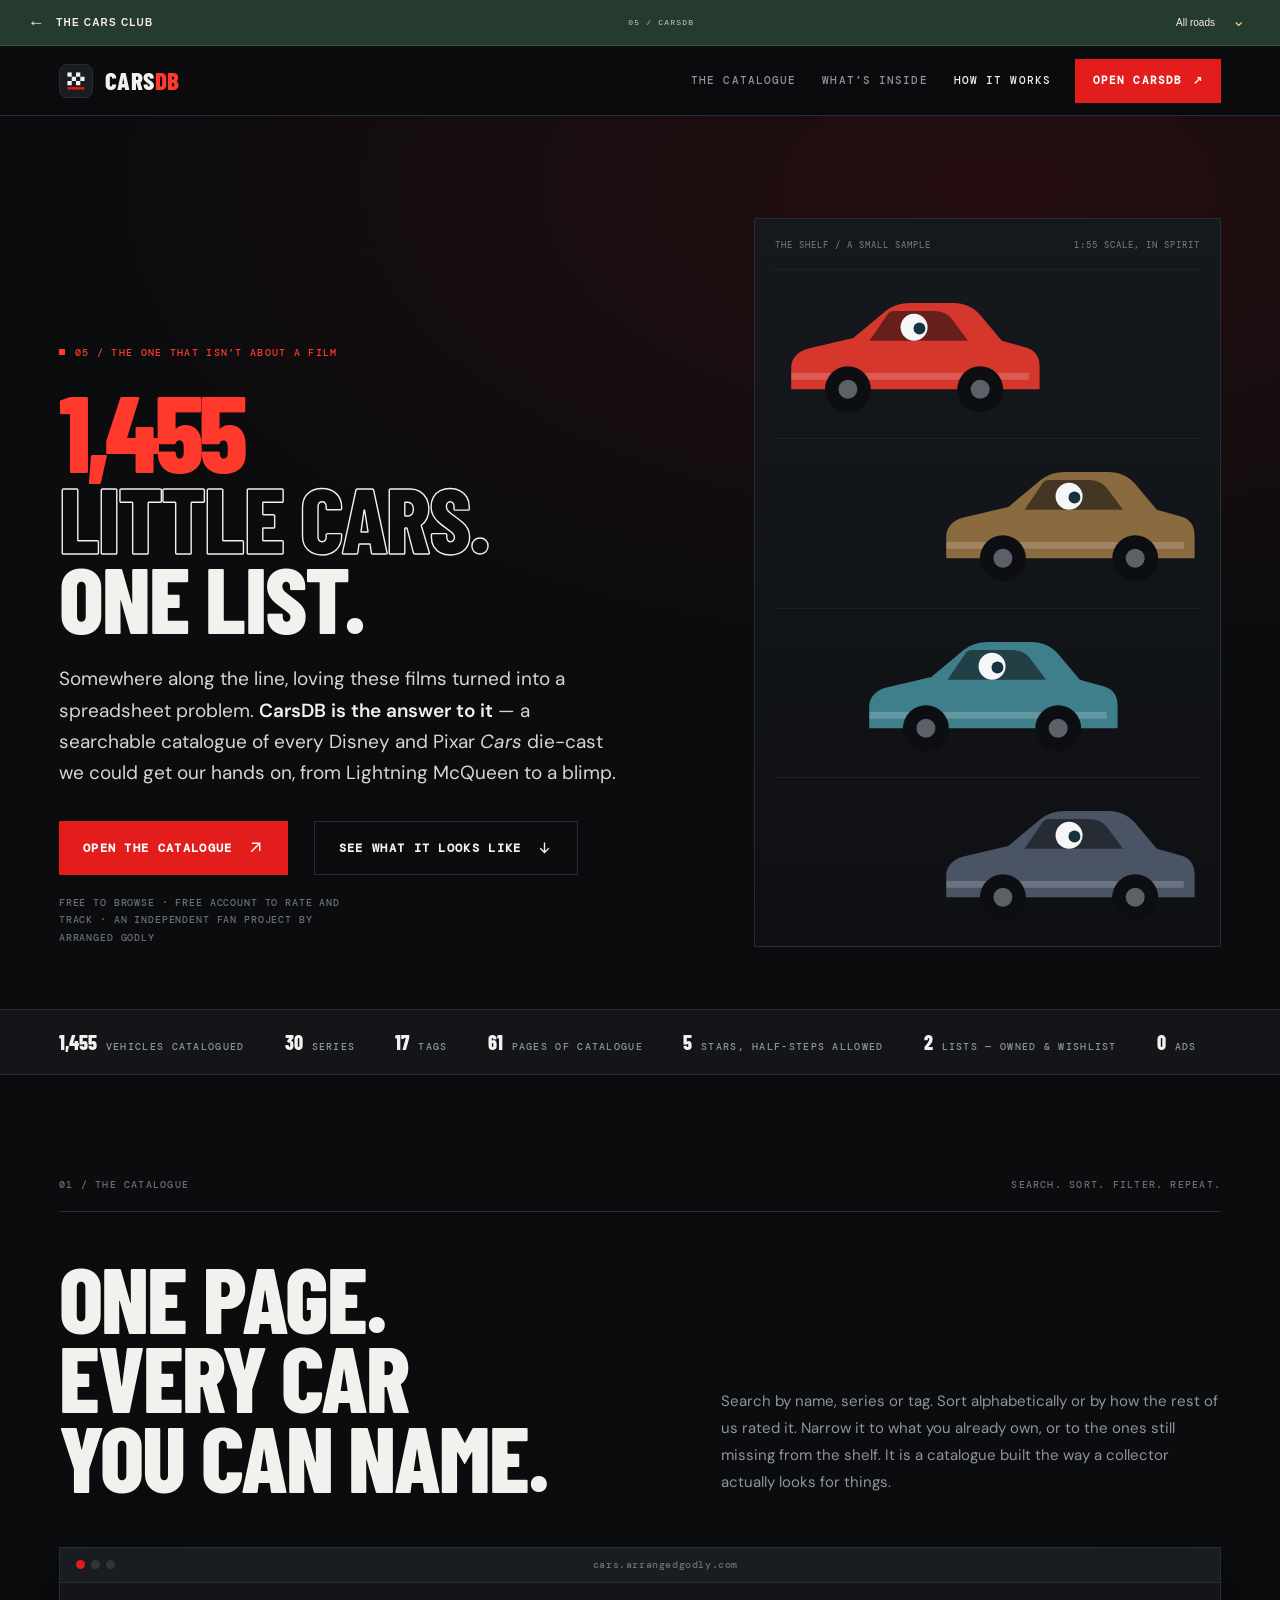
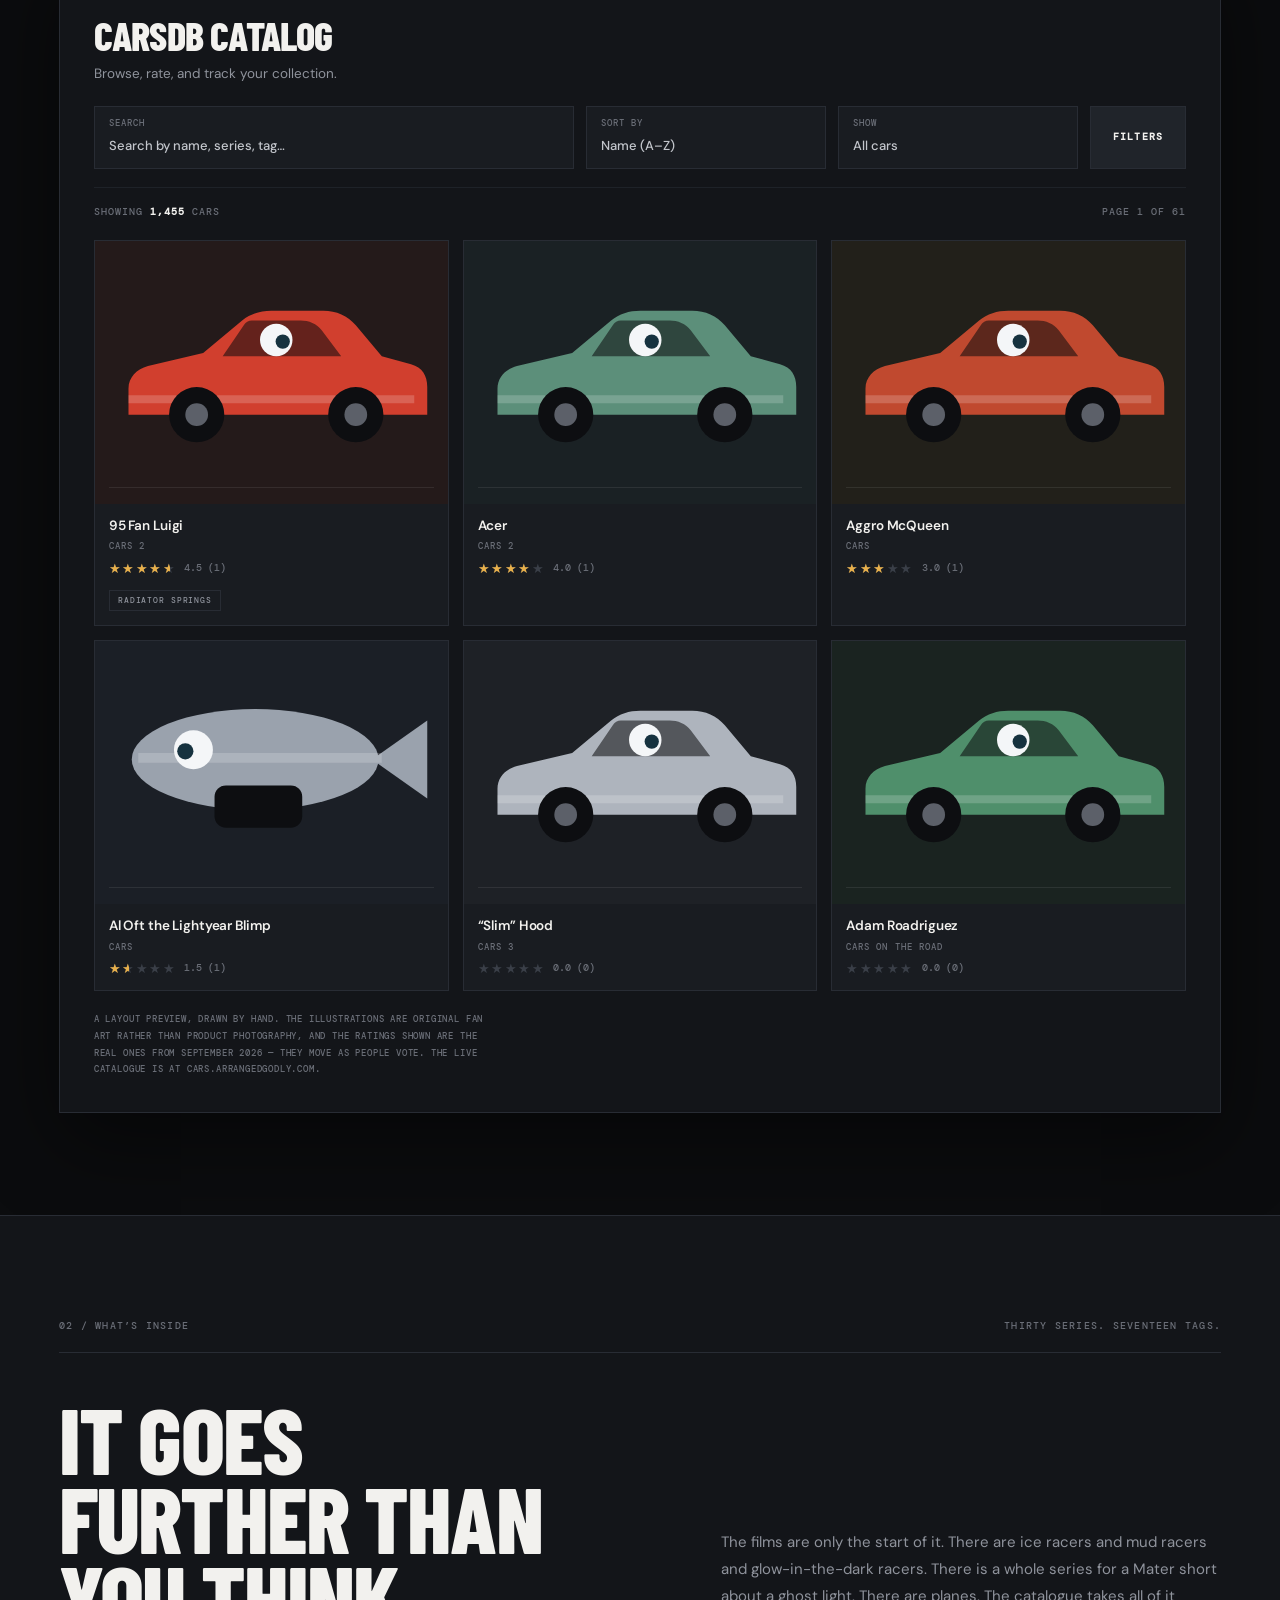
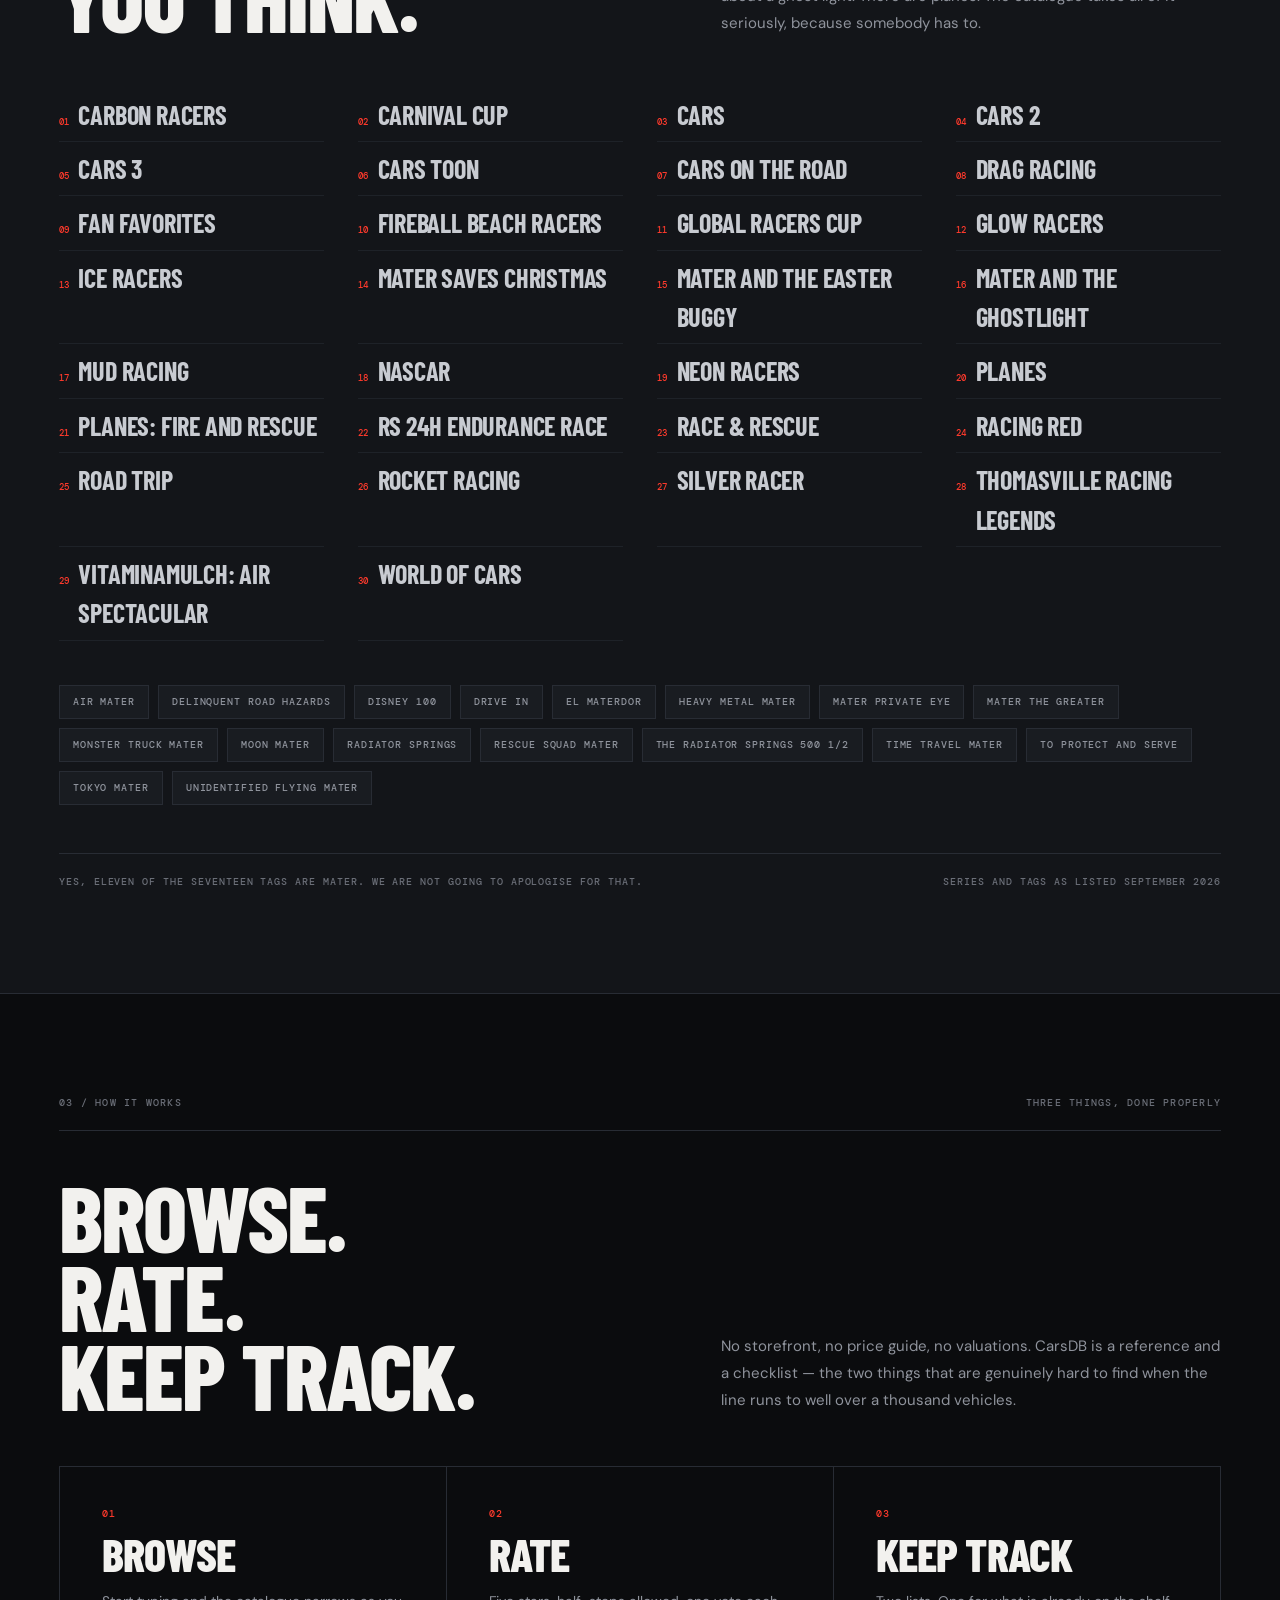
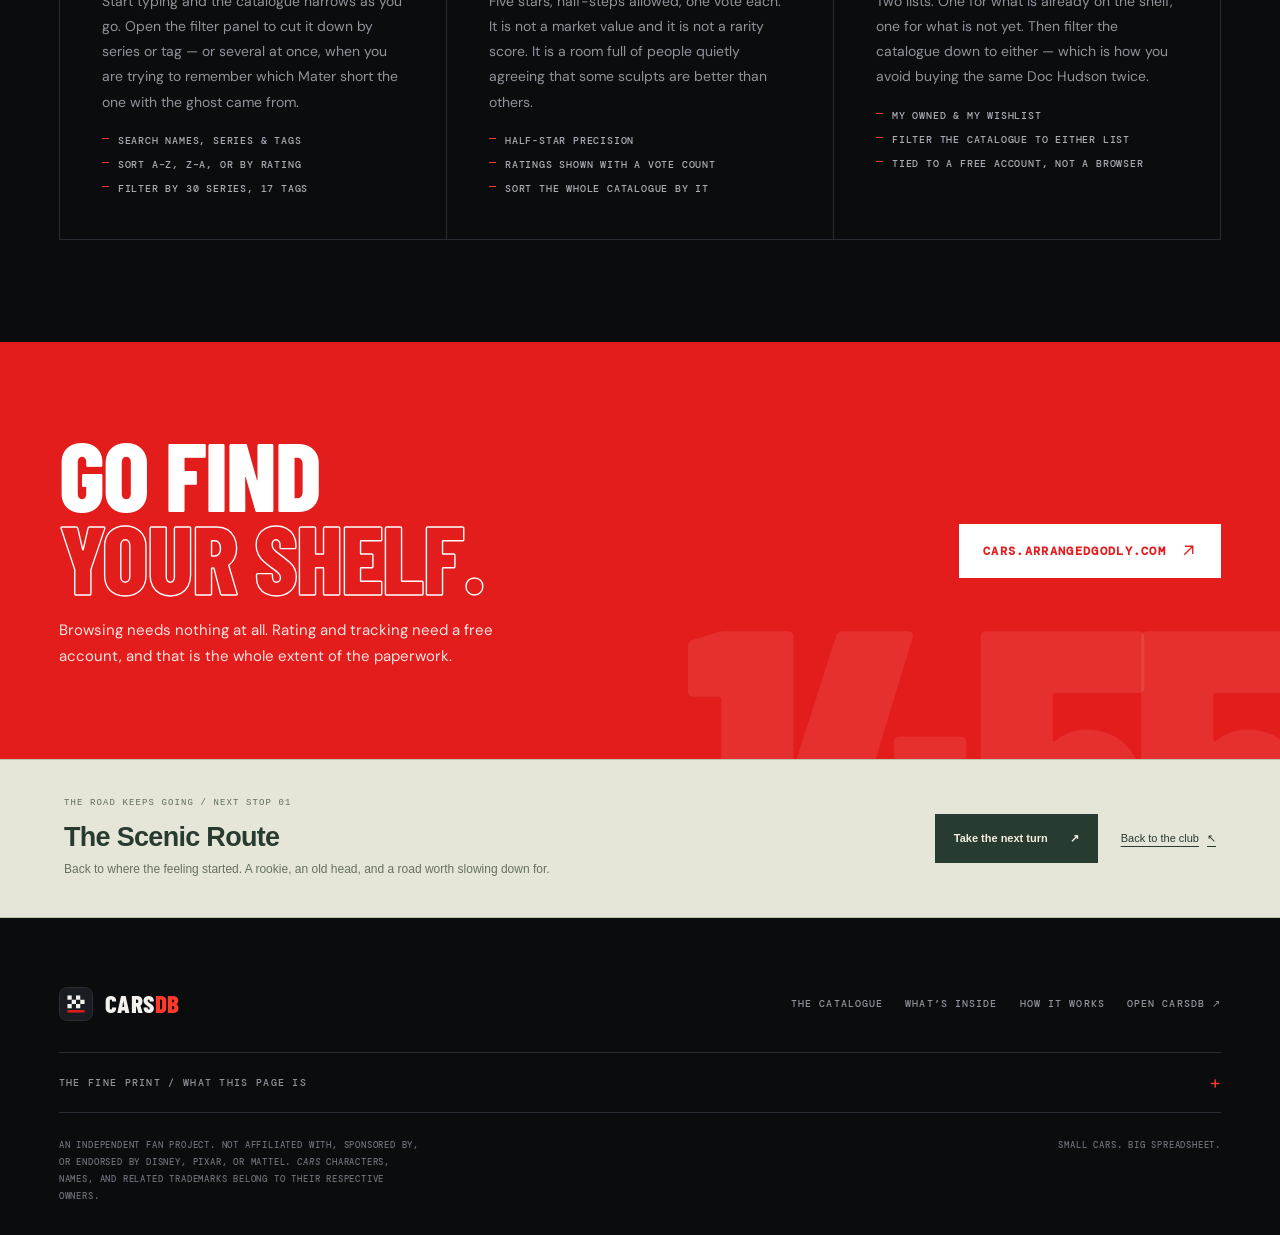
<file: carsdb/index.html>
<!DOCTYPE html>
<html lang="en">
<head>
<meta charset="UTF-8">
<meta name="viewport" content="width=device-width, initial-scale=1.0">
<meta name="theme-color" content="#0b0c0e">
<meta name="color-scheme" content="dark">
<meta name="description" content="CarsDB is a catalogue of 1,455 Disney and Pixar Cars die-cast vehicles across 30 series. Search it, rate it, and keep track of what's on your shelf.">
<meta property="og:title" content="CarsDB — Fourteen Hundred and Fifty-Five">
<meta property="og:description" content="Every die-cast we could find, in one place. Browse, rate, and track your collection at cars.arrangedgodly.com.">
<meta property="og:type" content="website">
<title>CarsDB — The Catalogue</title>
<link rel="icon" type="image/svg+xml" href="data:image/svg+xml,%3Csvg xmlns='http://www.w3.org/2000/svg' viewBox='0 0 64 64'%3E%3Crect width='64' height='64' rx='9' fill='%230b0c0e'/%3E%3Cg fill='%23f2f1ee'%3E%3Crect x='14' y='14' width='9' height='9'/%3E%3Crect x='32' y='14' width='9' height='9'/%3E%3Crect x='23' y='23' width='9' height='9'/%3E%3Crect x='41' y='23' width='9' height='9'/%3E%3Crect x='14' y='32' width='9' height='9'/%3E%3Crect x='32' y='32' width='9' height='9'/%3E%3C/g%3E%3Cg fill='%23e31c1c'%3E%3Crect x='23' y='14' width='9' height='9'/%3E%3Crect x='41' y='14' width='9' height='9'/%3E%3Crect x='14' y='23' width='9' height='9'/%3E%3Crect x='32' y='23' width='9' height='9'/%3E%3Crect x='23' y='32' width='9' height='9'/%3E%3Crect x='41' y='32' width='9' height='9'/%3E%3C/g%3E%3Crect x='14' y='44' width='36' height='6' fill='%23e31c1c'/%3E%3C/svg%3E">
<link rel="preconnect" href="https://fonts.googleapis.com">
<link rel="preconnect" href="https://fonts.gstatic.com" crossorigin>
<link href="https://fonts.googleapis.com/css2?family=Barlow+Condensed:wght@600;700;800;900&family=DM+Sans:wght@400;500;600;700&family=DM+Mono:wght@400;500&display=swap" rel="stylesheet">
<style>
:root{
  --void:#0b0c0e;--panel:#131519;--panel-2:#191c21;--panel-3:#20242a;
  --line:#282c34;--line-soft:#1e2228;
  --cream:#f2f1ee;--muted:#8f939c;--dim:#6a6e77;
  --red:#e31c1c;--red-hi:#ff3a2c;--gold:#e8b04b;
  --display:'Barlow Condensed',Impact,'Arial Narrow',sans-serif;
  --body:'DM Sans',Segoe UI,Arial,sans-serif;
  --mono:'DM Mono',Consolas,ui-monospace,monospace;
  --gutter:clamp(20px,4.6vw,72px);--max:1360px;
}
*{box-sizing:border-box}
html{scroll-behavior:smooth;scroll-padding-top:120px}
@media(prefers-reduced-motion:reduce){html{scroll-behavior:auto}*{animation-duration:.01ms!important;transition-duration:.01ms!important}}
body{margin:0;background:var(--void);color:var(--cream);font-family:var(--body);font-size:16px;line-height:1.6;-webkit-font-smoothing:antialiased}
h1,h2,h3,p,figure,ul,ol{margin:0}
h1,h2{font-family:var(--display);font-weight:800;text-transform:uppercase;line-height:.86;letter-spacing:-.02em}
h3{font-weight:600}
ul,ol{padding:0;list-style:none}
img,svg{display:block;max-width:100%}
a{color:inherit}
button{font:inherit;cursor:pointer;border:0;background:none;color:inherit;-webkit-tap-highlight-color:transparent}
::selection{background:var(--red);color:#fff}
a:focus-visible,button:focus-visible,summary:focus-visible{outline:3px solid var(--red-hi);outline-offset:5px}
.wrap{max-width:var(--max);margin-inline:auto;padding-inline:var(--gutter)}
.mono{font:500 10px/1.6 var(--mono);letter-spacing:.11em;text-transform:uppercase}
.eyebrow{font:500 10px/1.5 var(--mono);letter-spacing:.13em;text-transform:uppercase;color:var(--red-hi);display:flex;align-items:center;gap:10px}
.eyebrow:before{content:'';width:6px;height:6px;background:currentColor;flex:none}
.sr-only{position:absolute;width:1px;height:1px;padding:0;margin:-1px;overflow:hidden;clip:rect(0,0,0,0);white-space:nowrap;border:0}
.skip{position:fixed;left:18px;top:-70px;z-index:400;background:var(--red);color:#fff;padding:12px 20px;font:600 12px var(--mono);text-decoration:none}
.skip:focus{top:calc(var(--cc-bar-height,45px) + 10px)}

/* ---------- header ---------- */
.header{position:sticky;top:var(--cc-bar-height,45px);z-index:120;height:70px;display:flex;align-items:center;gap:24px;padding-inline:var(--gutter);background:#0b0c0ee8;backdrop-filter:blur(11px);border-bottom:1px solid var(--line)}
.brand{display:flex;align-items:center;gap:12px;text-decoration:none;min-height:44px}
.brand-mark{width:34px;height:34px;border:1px solid var(--line);border-radius:8px;background:var(--panel-2);display:grid;place-items:center;flex:none}
.brand-mark svg{width:22px;height:22px}
.wordmark{font:800 25px/1 var(--display);letter-spacing:.02em;text-transform:uppercase}
.wordmark span{color:var(--red-hi)}
.header-nav{display:flex;gap:26px;margin-left:auto}
.header-nav a{font:500 11px/1 var(--mono);letter-spacing:.1em;text-transform:uppercase;color:var(--muted);text-decoration:none;display:flex;align-items:center;min-height:44px;transition:color .15s}
.header-nav a:hover,.header-nav a[aria-current=location]{color:var(--cream)}
.header-cta{display:inline-flex;align-items:center;gap:11px;background:var(--red);color:#fff;padding:12px 18px;min-height:44px;font:600 11px/1 var(--mono);letter-spacing:.1em;text-transform:uppercase;text-decoration:none;transition:background .16s}
.header-cta:hover{background:var(--red-hi)}
@media(max-width:900px){.header-nav{display:none}.header{gap:14px}.header-cta{margin-left:auto}}
@media(max-width:420px){.header-cta span{display:none}.header{height:62px}}

/* ---------- hero ---------- */
.hero{padding:clamp(52px,8vw,104px) 0 clamp(38px,5vw,62px);position:relative;overflow:hidden}
.hero:before{content:'';position:absolute;inset:0;background:radial-gradient(120% 90% at 78% 8%,#e31c1c1f,transparent 60%);pointer-events:none}
.hero-inner{position:relative;z-index:1;display:grid;grid-template-columns:minmax(0,1.15fr) minmax(0,.85fr);gap:clamp(30px,5vw,72px);align-items:end}
.hero h1{font-size:clamp(50px,7.3vw,104px);margin-block:24px 0}
.hero h1 .num{display:block;color:var(--red-hi);font-size:1.16em;letter-spacing:-.045em}
.hero h1 .thin{display:block;-webkit-text-stroke:1.4px var(--cream);color:transparent}
.hero-lede{font-size:clamp(15px,1.65vw,19px);line-height:1.65;color:#d5d6d3;max-width:44ch;margin-top:26px}
.hero-lede strong{color:var(--cream);font-weight:600}
.hero-actions{display:flex;flex-wrap:wrap;align-items:center;gap:16px 26px;margin-top:32px}
.btn{display:inline-flex;align-items:center;gap:14px;padding:16px 24px;min-height:54px;font:600 12px/1 var(--mono);letter-spacing:.11em;text-transform:uppercase;text-decoration:none;transition:background .16s,border-color .16s,color .16s}
.btn-red{background:var(--red);color:#fff}
.btn-red:hover{background:var(--red-hi)}
.btn-ghost{border:1px solid var(--line);color:var(--cream)}
.btn-ghost:hover{border-color:var(--cream)}
.hero-fine{margin-top:20px;font:500 9.5px/1.85 var(--mono);letter-spacing:.09em;text-transform:uppercase;color:var(--dim);max-width:52ch}
/* the stacked "shelf" of cars in the hero */
.shelf-art{border:1px solid var(--line);background:linear-gradient(#15181d,#0e1013);padding:20px 20px 0}
.shelf-art-top{display:flex;justify-content:space-between;gap:14px;font:500 9px/1.5 var(--mono);letter-spacing:.11em;text-transform:uppercase;color:var(--dim);padding-bottom:16px;border-bottom:1px solid var(--line-soft)}
.shelf-rows{display:grid;gap:0}
.shelf-row{display:flex;align-items:flex-end;gap:12px;padding:14px 0;border-bottom:1px solid var(--line-soft)}
.shelf-row:nth-child(2){justify-content:flex-end}
.shelf-row:nth-child(3){justify-content:center}
.shelf-row:nth-child(4){justify-content:flex-end}
.shelf-row:last-child{border-bottom:0}
.shelf-row .diecast{flex:0 1 auto;width:min(100%,270px)}
.diecast{width:100%;height:auto}
.dc-body{fill:var(--dc,#c9ccd2)}
.dc-glass{fill:#0b0c0e;opacity:.55}
.dc-eye-w{fill:#f4f6f8}
.dc-eye{fill:#16323f}
.dc-tyre{fill:#0d0e11}
.dc-rim{fill:#5c6069}
.dc-stripe{fill:#ffffff2e}
.dc-dark{fill:#0d0e11}
@media(max-width:960px){
  .hero-inner{grid-template-columns:1fr;align-items:start}
  .shelf-art{order:-1}
}

/* ---------- ticker ---------- */
.ticker{border-block:1px solid var(--line);background:var(--panel);overflow:hidden}
.ticker-inner{display:flex;align-items:center;gap:40px;padding:16px var(--gutter);font:500 10px/1.6 var(--mono);letter-spacing:.13em;text-transform:uppercase;color:var(--muted);white-space:nowrap;overflow-x:auto;scrollbar-width:none}
.ticker-inner::-webkit-scrollbar{display:none}
.ticker-inner b{color:var(--cream);font-family:var(--display);font-size:20px;font-weight:800;letter-spacing:0;margin-right:9px}
.ticker-inner span{display:inline-flex;align-items:baseline;flex:none}

/* ---------- generic section furniture ---------- */
.section{padding-block:clamp(56px,8vw,110px)}
.section-label{display:flex;flex-wrap:wrap;justify-content:space-between;gap:12px;padding-bottom:18px;border-bottom:1px solid var(--line);font:500 9.5px/1.6 var(--mono);letter-spacing:.13em;text-transform:uppercase;color:var(--dim);margin-bottom:clamp(28px,4vw,46px)}
.section-head{display:grid;grid-template-columns:minmax(0,1fr) minmax(0,.82fr);gap:clamp(24px,4vw,60px);align-items:end;margin-bottom:clamp(30px,4vw,52px)}
.section-head h2{font-size:clamp(46px,7.2vw,94px)}
.section-head p{color:var(--muted);font-size:15px;line-height:1.8;max-width:50ch}
@media(max-width:840px){.section-head{grid-template-columns:1fr}}

/* ---------- catalogue preview ---------- */
.preview{border:1px solid var(--line);background:var(--panel);box-shadow:0 30px 80px #0007}
.preview-chrome{display:flex;align-items:center;gap:12px;padding:12px 16px;border-bottom:1px solid var(--line);background:var(--panel-2)}
.preview-dots{display:flex;gap:6px;flex:none}
.preview-dots i{width:9px;height:9px;border-radius:50%;background:#ffffff1c}
.preview-dots i:first-child{background:var(--red)}
.preview-url{flex:1;text-align:center;font:500 10px/1 var(--mono);letter-spacing:.06em;color:var(--dim);overflow:hidden;text-overflow:ellipsis;white-space:nowrap}
.preview-body{padding:clamp(20px,3vw,34px)}
.preview-title{font-family:var(--display);font-weight:800;text-transform:uppercase;font-size:clamp(26px,3.4vw,40px);line-height:.94;letter-spacing:-.02em}
.preview-sub{color:var(--muted);font-size:13.5px;margin-top:8px}
.controls{display:grid;grid-template-columns:minmax(0,2fr) minmax(0,1fr) minmax(0,1fr) auto;gap:12px;margin-top:22px}
.control{border:1px solid var(--line);background:var(--panel-2);padding:11px 14px;min-width:0}
.control span{display:block;font:500 8.5px/1.5 var(--mono);letter-spacing:.12em;text-transform:uppercase;color:var(--dim)}
.control b{display:block;font-weight:500;font-size:13px;color:#c3c6cc;margin-top:5px;overflow:hidden;text-overflow:ellipsis;white-space:nowrap}
.control-btn{border:1px solid var(--line);background:var(--panel-3);display:grid;place-items:center;padding-inline:22px;font:600 10px/1 var(--mono);letter-spacing:.12em;text-transform:uppercase;color:var(--cream)}
.count-line{display:flex;flex-wrap:wrap;justify-content:space-between;gap:10px;margin-top:18px;padding-top:16px;border-top:1px solid var(--line-soft);font:500 10px/1.6 var(--mono);letter-spacing:.1em;text-transform:uppercase;color:var(--dim)}
.count-line b{color:var(--cream)}
.cards{display:grid;grid-template-columns:repeat(3,minmax(0,1fr));gap:14px;margin-top:20px}
.card{border:1px solid var(--line);background:var(--panel-2);display:flex;flex-direction:column}
.card-art{aspect-ratio:1.34;background:var(--card-bg,#1d2026);display:grid;place-items:center;padding:14px;position:relative;overflow:hidden}
.card-art:after{content:'';position:absolute;left:14px;right:14px;bottom:16px;height:1px;background:#ffffff14}
.card-art .diecast{width:100%;position:relative;z-index:1}
.card-meta{padding:13px 14px 15px;display:grid;gap:6px}
.card-meta h3{font-size:13.5px;line-height:1.35;font-weight:600;letter-spacing:-.01em}
.card-series{font:500 8.5px/1.5 var(--mono);letter-spacing:.12em;text-transform:uppercase;color:var(--dim)}
.rating{display:flex;align-items:center;gap:8px;margin-top:2px}
.stars{position:relative;display:inline-block;font-size:13px;line-height:1;letter-spacing:1.5px;flex:none}
.stars-base{color:#3a3f48}
.stars-fill{position:absolute;left:0;top:0;width:var(--fill,0%);overflow:hidden;white-space:nowrap;color:var(--gold)}
.rating small{font:500 9.5px/1 var(--mono);color:var(--dim)}
.card-tag{align-self:flex-start;margin:0 14px 14px;border:1px solid var(--line);padding:4px 8px;font:500 8px/1.4 var(--mono);letter-spacing:.11em;text-transform:uppercase;color:var(--muted)}
.preview-note{margin-top:20px;font:500 9px/1.85 var(--mono);letter-spacing:.09em;text-transform:uppercase;color:var(--dim);max-width:78ch}
@media(max-width:900px){.cards{grid-template-columns:repeat(2,minmax(0,1fr))}}
@media(max-width:760px){.controls{grid-template-columns:1fr 1fr}.control-btn{grid-column:1/-1;padding-block:13px}}
@media(max-width:420px){.controls{grid-template-columns:1fr}.cards{gap:10px}.card-meta h3{font-size:12.5px}.card-art{aspect-ratio:1.5}}

/* ---------- what's inside ---------- */
.inside{background:var(--panel);border-block:1px solid var(--line)}
.wall{display:grid;grid-template-columns:repeat(auto-fill,minmax(215px,1fr));gap:0 34px}
.wall li{font-family:var(--display);font-weight:700;text-transform:uppercase;font-size:clamp(19px,2.05vw,27px);line-height:1.5;letter-spacing:-.008em;color:#c8cbd1;border-bottom:1px solid var(--line-soft);padding-block:7px;display:flex;align-items:baseline;gap:10px}
.wall li i{font:500 9px/1 var(--mono);font-style:normal;color:var(--red-hi);flex:none}
.wall li:hover{color:var(--cream)}
.tags{display:flex;flex-wrap:wrap;gap:9px;margin-top:clamp(28px,4vw,44px)}
.tags li{border:1px solid var(--line);padding:9px 13px;font:500 10px/1.4 var(--mono);letter-spacing:.09em;text-transform:uppercase;color:var(--muted);background:var(--panel-2)}
.inside-foot{display:flex;flex-wrap:wrap;justify-content:space-between;gap:14px;margin-top:clamp(30px,4vw,48px);padding-top:20px;border-top:1px solid var(--line);font:500 9.5px/1.8 var(--mono);letter-spacing:.1em;text-transform:uppercase;color:var(--dim)}

/* ---------- three things ---------- */
.things{display:grid;grid-template-columns:repeat(3,minmax(0,1fr));gap:1px;background:var(--line);border:1px solid var(--line)}
.thing{background:var(--void);padding:clamp(26px,3.4vw,42px);display:grid;gap:14px;align-content:start}
.thing-no{font:500 10px/1 var(--mono);letter-spacing:.14em;color:var(--red-hi)}
.thing h3{font-family:var(--display);font-weight:800;text-transform:uppercase;font-size:clamp(30px,3.6vw,46px);line-height:.92;letter-spacing:-.02em}
.thing p{color:var(--muted);font-size:14px;line-height:1.8}
.thing-bullets{display:grid;gap:8px;margin-top:4px}
.thing-bullets li{font:500 10px/1.6 var(--mono);letter-spacing:.08em;text-transform:uppercase;color:#a9adb5;padding-left:16px;position:relative}
.thing-bullets li:before{content:'';position:absolute;left:0;top:.52em;width:7px;height:1px;background:var(--red-hi)}
@media(max-width:840px){.things{grid-template-columns:1fr}}

/* ---------- closing cta ---------- */
.cta{background:var(--red);color:#fff;padding-block:clamp(52px,7vw,96px);position:relative;overflow:hidden}
.cta:before{content:'1455';position:absolute;right:-.04em;bottom:-.32em;font:900 clamp(180px,30vw,420px)/.7 var(--display);color:#ffffff17;pointer-events:none;letter-spacing:-.04em}
.cta-inner{position:relative;z-index:1;display:grid;grid-template-columns:minmax(0,1fr) auto;gap:clamp(26px,4vw,60px);align-items:center}
.cta h2{font-size:clamp(48px,7.6vw,104px)}
.cta h2 em{font-style:normal;-webkit-text-stroke:1.4px #fff;color:transparent}
.cta p{margin-top:18px;font-size:15px;line-height:1.75;color:#ffe4e2;max-width:46ch}
.btn-white{background:#fff;color:var(--red);white-space:nowrap}
.btn-white:hover{background:#ffe9e7}
@media(max-width:840px){.cta-inner{grid-template-columns:1fr;align-items:start}}

/* ---------- footer ---------- */
.footer{padding-block:clamp(38px,5vw,64px) 30px}
.footer-top{display:flex;flex-wrap:wrap;align-items:center;justify-content:space-between;gap:22px;padding-bottom:26px;border-bottom:1px solid var(--line)}
.footer-links{display:flex;flex-wrap:wrap;gap:22px}
.footer-links a{font:500 10px/1 var(--mono);letter-spacing:.11em;text-transform:uppercase;color:var(--muted);text-decoration:none;min-height:40px;display:flex;align-items:center}
.footer-links a:hover{color:var(--cream)}
.notes{border-bottom:1px solid var(--line)}
.notes>summary{cursor:pointer;list-style:none;display:flex;align-items:center;justify-content:space-between;gap:16px;padding-block:20px;font:500 10px/1.5 var(--mono);letter-spacing:.13em;text-transform:uppercase;color:var(--muted)}
.notes>summary::-webkit-details-marker{display:none}
.notes>summary:after{content:'+';font:400 19px/1 var(--body);color:var(--red-hi)}
.notes[open]>summary:after{content:'\2013'}
.notes-body{padding-bottom:26px;display:grid;gap:14px;max-width:88ch}
.notes-body p{font-size:13px;line-height:1.85;color:var(--muted)}
.notes-body a{color:#c9ccd2}
.footer-fine{display:flex;flex-wrap:wrap;justify-content:space-between;gap:16px;padding-top:24px;font:500 9px/1.9 var(--mono);letter-spacing:.09em;text-transform:uppercase;color:var(--dim)}
.footer-fine p{max-width:74ch}
</style>
<link rel="stylesheet" href="../assets/club-shell.css">
<script src="../assets/club-shell.js" defer></script>
</head>
<body data-cc-page="carsdb">
<a class="skip" href="#main">Skip to the catalogue</a>

<nav class="cc-global" aria-label="The Cars Club site navigation"><div class="cc-bar"><a class="cc-home" href="../index.html"><span class="cc-arrow" aria-hidden="true">←</span>THE CARS CLUB</a><span class="cc-location">05 / CarsDB</span><details class="cc-switcher"><summary>All roads</summary><div class="cc-menu"><a href="../cars/index.html" data-cc-route="cars"><span>01</span><span>The Scenic Route</span></a><a href="../cars-2/index.html" data-cc-route="cars-2"><span>02</span><span>The Defense Bureau</span></a><a href="../cars-3/index.html" data-cc-route="cars-3"><span>03</span><span>The Next Lap</span></a><a href="../cars-land/index.html" data-cc-route="cars-land"><span>04</span><span>Cars Land</span></a><a href="../carsdb/index.html" data-cc-route="carsdb" aria-current="page"><span>05</span><span>CarsDB</span></a><a class="cc-menu-home" href="../index.html"><span>↖</span><span>Back to the club homepage</span></a></div></details></div></nav>

<svg width="0" height="0" style="position:absolute" aria-hidden="true" focusable="false"><defs>
<symbol id="flag" viewBox="0 0 36 36"><g fill="currentColor"><rect x="4" y="4" width="7" height="7"/><rect x="18" y="4" width="7" height="7"/><rect x="11" y="11" width="7" height="7"/><rect x="25" y="11" width="7" height="7"/><rect x="4" y="18" width="7" height="7"/><rect x="18" y="18" width="7" height="7"/></g><rect x="4" y="28" width="28" height="4" fill="#e31c1c"/></symbol>
<symbol id="ne" viewBox="0 0 24 24" fill="none" stroke="currentColor" stroke-width="1.9"><path d="M6 18 18 6M7 6h11v11"/></symbol>
<symbol id="down" viewBox="0 0 24 24" fill="none" stroke="currentColor" stroke-width="1.9"><path d="M12 5v14m-6-6 6 6 6-6"/></symbol>
<!-- One stylised die-cast, recoloured per card. Original art, not a product photo. -->
<symbol id="diecast" viewBox="0 0 200 104">
  <path class="dc-body" d="M12 78V62c0-7 5-12 12-14l34-8 24-20c5-4 11-6 18-6h32c8 0 15 3 20 9l16 19 18 5c7 2 10 7 10 14v17Z"/>
  <path class="dc-glass" d="M88 20h30c5 0 10 2 13 6l12 16H70l13-19c1-2 3-3 5-3Z"/>
  <path class="dc-stripe" d="M12 66h176v5H12Z"/>
  <circle class="dc-eye-w" cx="103" cy="32" r="10"/>
  <circle class="dc-eye" cx="107" cy="33" r="4.4"/>
  <circle class="dc-tyre" cx="54" cy="78" r="17"/>
  <circle class="dc-tyre" cx="152" cy="78" r="17"/>
  <circle class="dc-rim" cx="54" cy="78" r="7"/>
  <circle class="dc-rim" cx="152" cy="78" r="7"/>
</symbol>
<!-- Because the catalogue really does contain a blimp. -->
<symbol id="blimp" viewBox="0 0 200 104">
  <ellipse class="dc-body" cx="90" cy="44" rx="76" ry="31"/>
  <path class="dc-body" d="M162 44 196 20v48Z"/>
  <path class="dc-dark" d="M72 60h40c4 0 7 3 7 7v12c0 4-3 7-7 7H72c-4 0-7-3-7-7V67c0-4 3-7 7-7Z"/>
  <path class="dc-stripe" d="M18 40h150v6H18Z"/>
  <circle class="dc-eye-w" cx="52" cy="38" r="12"/>
  <circle class="dc-eye" cx="47" cy="39" r="5"/>
</symbol>
</defs></svg>

<header class="header">
  <a class="brand" href="#top" aria-label="CarsDB, top of page">
    <span class="brand-mark"><svg viewBox="0 0 36 36" aria-hidden="true"><use href="#flag"/></svg></span>
    <span class="wordmark">cars<span>DB</span></span>
  </a>
  <nav class="header-nav" id="page-nav" aria-label="On this page">
    <a href="#catalogue">The catalogue</a>
    <a href="#inside">What&rsquo;s inside</a>
    <a href="#how">How it works</a>
  </nav>
  <a class="header-cta" href="https://cars.arrangedgodly.com" target="_blank" rel="noopener noreferrer">Open CarsDB<span> ↗</span></a>
</header>

<main id="main">

<section class="hero" id="top">
  <div class="wrap hero-inner">
    <div>
      <p class="eyebrow">05 / The one that isn&rsquo;t about a film</p>
      <h1>
        <span class="num">1,455</span>
        <span class="thin">little cars.</span>
        <span>One list.</span>
      </h1>
      <p class="hero-lede">Somewhere along the line, loving these films turned into a spreadsheet problem. <strong>CarsDB is the answer to it</strong> &mdash; a searchable catalogue of every Disney and Pixar <i>Cars</i> die-cast we could get our hands on, from Lightning McQueen to a blimp.</p>
      <div class="hero-actions">
        <a class="btn btn-red" href="https://cars.arrangedgodly.com" target="_blank" rel="noopener noreferrer">Open the catalogue <svg width="17" height="17" aria-hidden="true"><use href="#ne"/></svg></a>
        <a class="btn btn-ghost" href="#catalogue">See what it looks like <svg width="17" height="17" aria-hidden="true"><use href="#down"/></svg></a>
      </div>
      <p class="hero-fine">Free to browse &middot; free account to rate and track &middot; an independent fan project by Arranged Godly</p>
    </div>

    <figure class="shelf-art">
      <div class="shelf-art-top"><span>The shelf / a small sample</span><span>1:55 scale, in spirit</span></div>
      <div class="shelf-rows">
        <div class="shelf-row"><svg class="diecast" style="--dc:#d5372c" viewBox="0 0 200 104" aria-hidden="true"><use href="#diecast"/></svg></div>
        <div class="shelf-row"><svg class="diecast" style="--dc:#8a6a3f" viewBox="0 0 200 104" aria-hidden="true"><use href="#diecast"/></svg></div>
        <div class="shelf-row"><svg class="diecast" style="--dc:#3f7f8c" viewBox="0 0 200 104" aria-hidden="true"><use href="#diecast"/></svg></div>
        <div class="shelf-row"><svg class="diecast" style="--dc:#4a5464" viewBox="0 0 200 104" aria-hidden="true"><use href="#diecast"/></svg></div>
      </div>
      <figcaption class="sr-only">Four stylised die-cast illustrations representing a collector&rsquo;s shelf. Original artwork, not photographs of Mattel products.</figcaption>
    </figure>
  </div>
</section>

<div class="ticker">
  <div class="ticker-inner">
    <span><b>1,455</b> vehicles catalogued</span>
    <span><b>30</b> series</span>
    <span><b>17</b> tags</span>
    <span><b>61</b> pages of catalogue</span>
    <span><b>5</b> stars, half-steps allowed</span>
    <span><b>2</b> lists &mdash; owned &amp; wishlist</span>
    <span><b>0</b> ads</span>
  </div>
</div>

<section class="section wrap" id="catalogue" aria-labelledby="catalogue-title">
  <div class="section-label"><span>01 / The catalogue</span><span>Search. Sort. Filter. Repeat.</span></div>
  <div class="section-head">
    <h2 id="catalogue-title">One page.<br>Every car<br>you can name.</h2>
    <p>Search by name, series or tag. Sort alphabetically or by how the rest of us rated it. Narrow it to what you already own, or to the ones still missing from the shelf. It is a catalogue built the way a collector actually looks for things.</p>
  </div>

  <div class="preview">
    <div class="preview-chrome"><span class="preview-dots" aria-hidden="true"><i></i><i></i><i></i></span><span class="preview-url">cars.arrangedgodly.com</span></div>
    <div class="preview-body">
      <p class="preview-title">CarsDB Catalog</p>
      <p class="preview-sub">Browse, rate, and track your collection.</p>
      <div class="controls" aria-hidden="true">
        <div class="control"><span>Search</span><b>Search by name, series, tag…</b></div>
        <div class="control"><span>Sort by</span><b>Name (A&ndash;Z)</b></div>
        <div class="control"><span>Show</span><b>All cars</b></div>
        <div class="control control-btn">Filters</div>
      </div>
      <p class="count-line"><span>Showing <b>1,455</b> cars</span><span>Page 1 of 61</span></p>

      <ul class="cards">
        <li class="card" style="--card-bg:#241a1a">
          <div class="card-art"><svg class="diecast" style="--dc:#d13f2e" viewBox="0 0 200 104" aria-hidden="true"><use href="#diecast"/></svg></div>
          <div class="card-meta">
            <h3>95 Fan Luigi</h3>
            <p class="card-series">Cars 2</p>
            <p class="rating"><span class="stars" role="img" aria-label="Rated 4.5 out of 5"><span class="stars-base" aria-hidden="true">★★★★★</span><span class="stars-fill" style="--fill:90%" aria-hidden="true">★★★★★</span></span><small>4.5 (1)</small></p>
          </div>
          <span class="card-tag">Radiator Springs</span>
        </li>
        <li class="card" style="--card-bg:#1a2124">
          <div class="card-art"><svg class="diecast" style="--dc:#5c8f7a" viewBox="0 0 200 104" aria-hidden="true"><use href="#diecast"/></svg></div>
          <div class="card-meta">
            <h3>Acer</h3>
            <p class="card-series">Cars 2</p>
            <p class="rating"><span class="stars" role="img" aria-label="Rated 4 out of 5"><span class="stars-base" aria-hidden="true">★★★★★</span><span class="stars-fill" style="--fill:80%" aria-hidden="true">★★★★★</span></span><small>4.0 (1)</small></p>
          </div>
        </li>
        <li class="card" style="--card-bg:#22201a">
          <div class="card-art"><svg class="diecast" style="--dc:#c0492f" viewBox="0 0 200 104" aria-hidden="true"><use href="#diecast"/></svg></div>
          <div class="card-meta">
            <h3>Aggro McQueen</h3>
            <p class="card-series">Cars</p>
            <p class="rating"><span class="stars" role="img" aria-label="Rated 3 out of 5"><span class="stars-base" aria-hidden="true">★★★★★</span><span class="stars-fill" style="--fill:60%" aria-hidden="true">★★★★★</span></span><small>3.0 (1)</small></p>
          </div>
        </li>
        <li class="card" style="--card-bg:#1b1f26">
          <div class="card-art"><svg class="diecast" style="--dc:#9aa2ad" viewBox="0 0 200 104" aria-hidden="true"><use href="#blimp"/></svg></div>
          <div class="card-meta">
            <h3>Al Oft the Lightyear Blimp</h3>
            <p class="card-series">Cars</p>
            <p class="rating"><span class="stars" role="img" aria-label="Rated 1.5 out of 5"><span class="stars-base" aria-hidden="true">★★★★★</span><span class="stars-fill" style="--fill:30%" aria-hidden="true">★★★★★</span></span><small>1.5 (1)</small></p>
          </div>
        </li>
        <li class="card" style="--card-bg:#1e2126">
          <div class="card-art"><svg class="diecast" style="--dc:#aeb4bd" viewBox="0 0 200 104" aria-hidden="true"><use href="#diecast"/></svg></div>
          <div class="card-meta">
            <h3>&ldquo;Slim&rdquo; Hood</h3>
            <p class="card-series">Cars 3</p>
            <p class="rating"><span class="stars" role="img" aria-label="Not yet rated"><span class="stars-base" aria-hidden="true">★★★★★</span><span class="stars-fill" style="--fill:0%" aria-hidden="true">★★★★★</span></span><small>0.0 (0)</small></p>
          </div>
        </li>
        <li class="card" style="--card-bg:#1a2320">
          <div class="card-art"><svg class="diecast" style="--dc:#4f8f6b" viewBox="0 0 200 104" aria-hidden="true"><use href="#diecast"/></svg></div>
          <div class="card-meta">
            <h3>Adam Roadriguez</h3>
            <p class="card-series">Cars on the Road</p>
            <p class="rating"><span class="stars" role="img" aria-label="Not yet rated"><span class="stars-base" aria-hidden="true">★★★★★</span><span class="stars-fill" style="--fill:0%" aria-hidden="true">★★★★★</span></span><small>0.0 (0)</small></p>
          </div>
        </li>
      </ul>

      <p class="preview-note">A layout preview, drawn by hand. The illustrations are original fan art rather than product photography, and the ratings shown are the real ones from September 2026 &mdash; they move as people vote. The live catalogue is at cars.arrangedgodly.com.</p>
    </div>
  </div>
</section>

<section class="inside" id="inside" aria-labelledby="inside-title">
  <div class="wrap section">
    <div class="section-label"><span>02 / What&rsquo;s inside</span><span>Thirty series. Seventeen tags.</span></div>
    <div class="section-head">
      <h2 id="inside-title">It goes<br>further than<br>you think.</h2>
      <p>The films are only the start of it. There are ice racers and mud racers and glow-in-the-dark racers. There is a whole series for a Mater short about a ghost light. There are planes. The catalogue takes all of it seriously, because somebody has to.</p>
    </div>
    <ul class="wall">
      <li><i>01</i>Carbon Racers</li><li><i>02</i>Carnival Cup</li><li><i>03</i>Cars</li><li><i>04</i>Cars 2</li>
      <li><i>05</i>Cars 3</li><li><i>06</i>Cars Toon</li><li><i>07</i>Cars on the Road</li><li><i>08</i>Drag Racing</li>
      <li><i>09</i>Fan Favorites</li><li><i>10</i>Fireball Beach Racers</li><li><i>11</i>Global Racers Cup</li><li><i>12</i>Glow Racers</li>
      <li><i>13</i>Ice Racers</li><li><i>14</i>Mater Saves Christmas</li><li><i>15</i>Mater and the Easter Buggy</li><li><i>16</i>Mater and the Ghostlight</li>
      <li><i>17</i>Mud Racing</li><li><i>18</i>NASCAR</li><li><i>19</i>Neon Racers</li><li><i>20</i>Planes</li>
      <li><i>21</i>Planes: Fire and Rescue</li><li><i>22</i>RS 24h Endurance Race</li><li><i>23</i>Race &amp; Rescue</li><li><i>24</i>Racing Red</li>
      <li><i>25</i>Road Trip</li><li><i>26</i>Rocket Racing</li><li><i>27</i>Silver Racer</li><li><i>28</i>Thomasville Racing Legends</li>
      <li><i>29</i>Vitaminamulch: Air Spectacular</li><li><i>30</i>World of Cars</li>
    </ul>
    <ul class="tags" aria-label="Catalogue tags">
      <li>Air Mater</li><li>Delinquent Road Hazards</li><li>Disney 100</li><li>Drive In</li><li>El Materdor</li>
      <li>Heavy Metal Mater</li><li>Mater Private Eye</li><li>Mater the Greater</li><li>Monster Truck Mater</li>
      <li>Moon Mater</li><li>Radiator Springs</li><li>Rescue Squad Mater</li><li>The Radiator Springs 500 1/2</li>
      <li>Time Travel Mater</li><li>To Protect and Serve</li><li>Tokyo Mater</li><li>Unidentified Flying Mater</li>
    </ul>
    <p class="inside-foot"><span>Yes, eleven of the seventeen tags are Mater. We are not going to apologise for that.</span><span>Series and tags as listed September 2026</span></p>
  </div>
</section>

<section class="section wrap" id="how" aria-labelledby="how-title">
  <div class="section-label"><span>03 / How it works</span><span>Three things, done properly</span></div>
  <div class="section-head">
    <h2 id="how-title">Browse.<br>Rate.<br>Keep track.</h2>
    <p>No storefront, no price guide, no valuations. CarsDB is a reference and a checklist &mdash; the two things that are genuinely hard to find when the line runs to well over a thousand vehicles.</p>
  </div>
  <div class="things">
    <article class="thing">
      <span class="thing-no">01</span>
      <h3>Browse</h3>
      <p>Start typing and the catalogue narrows as you go. Open the filter panel to cut it down by series or tag &mdash; or several at once, when you are trying to remember which Mater short the one with the ghost came from.</p>
      <ul class="thing-bullets"><li>Search names, series &amp; tags</li><li>Sort A&ndash;Z, Z&ndash;A, or by rating</li><li>Filter by 30 series, 17 tags</li></ul>
    </article>
    <article class="thing">
      <span class="thing-no">02</span>
      <h3>Rate</h3>
      <p>Five stars, half-steps allowed, one vote each. It is not a market value and it is not a rarity score. It is a room full of people quietly agreeing that some sculpts are better than others.</p>
      <ul class="thing-bullets"><li>Half-star precision</li><li>Ratings shown with a vote count</li><li>Sort the whole catalogue by it</li></ul>
    </article>
    <article class="thing">
      <span class="thing-no">03</span>
      <h3>Keep track</h3>
      <p>Two lists. One for what is already on the shelf, one for what is not yet. Then filter the catalogue down to either &mdash; which is how you avoid buying the same Doc Hudson twice.</p>
      <ul class="thing-bullets"><li>My owned &amp; my wishlist</li><li>Filter the catalogue to either list</li><li>Tied to a free account, not a browser</li></ul>
    </article>
  </div>
</section>

<section class="cta" aria-labelledby="cta-title">
  <div class="wrap cta-inner">
    <div>
      <h2 id="cta-title">Go find<br><em>your shelf.</em></h2>
      <p>Browsing needs nothing at all. Rating and tracking need a free account, and that is the whole extent of the paperwork.</p>
    </div>
    <a class="btn btn-white" href="https://cars.arrangedgodly.com" target="_blank" rel="noopener noreferrer">cars.arrangedgodly.com <svg width="17" height="17" aria-hidden="true"><use href="#ne"/></svg></a>
  </div>
</section>

</main>

<!-- A shared onward route, not a replacement for the page's original footer. -->
<aside class="cc-next" aria-label="Continue exploring The Cars Club"><div class="cc-next-inner"><div><span class="cc-next-kicker">THE ROAD KEEPS GOING / NEXT STOP 01</span><h2 class="cc-next-title">The Scenic Route</h2><p class="cc-next-note">Back to where the feeling started. A rookie, an old head, and a road worth slowing down for.</p></div><div class="cc-next-actions"><a class="cc-next-go" href="../cars/index.html" data-cc-route="cars">Take the next turn <span aria-hidden="true">↗</span></a><a class="cc-next-home" href="../index.html">Back to the club <span aria-hidden="true">↖</span></a></div></div></aside>

<footer class="footer wrap">
  <div class="footer-top">
    <a class="brand" href="#top" aria-label="CarsDB, back to top">
      <span class="brand-mark"><svg viewBox="0 0 36 36" aria-hidden="true"><use href="#flag"/></svg></span>
      <span class="wordmark">cars<span>DB</span></span>
    </a>
    <nav class="footer-links" aria-label="Footer navigation">
      <a href="#catalogue">The catalogue</a>
      <a href="#inside">What&rsquo;s inside</a>
      <a href="#how">How it works</a>
      <a href="https://cars.arrangedgodly.com" target="_blank" rel="noopener noreferrer">Open CarsDB ↗</a>
    </nav>
  </div>

  <details class="notes" id="notes">
    <summary><span>The fine print / what this page is</span></summary>
    <div class="notes-body">
      <p><span style="color:var(--cream)">A front door, not the app.</span> This page introduces <a href="https://cars.arrangedgodly.com" target="_blank" rel="noopener noreferrer">CarsDB</a>, an independent catalogue built by Arranged Godly. Everything interactive &mdash; the search, the ratings, the owned and wishlist tracking &mdash; lives on that site behind a free account. This page holds no catalogue data of its own.</p>
      <p><span style="color:var(--cream)">The numbers.</span> The counts on this page (1,455 vehicles, 30 series, 17 tags, 61 pages of results) and the six example ratings were read directly from the live catalogue in September 2026. They change as the catalogue grows and as people vote, so treat them as a snapshot rather than a running total.</p>
      <p><span style="color:var(--cream)">The pictures.</span> Every illustration here is original stylised fan art. None of it is a photograph of a Mattel product, and none of it identifies a specific release, paint scheme, or product code. CarsDB is not a price guide, a rarity index, an appraisal service, or a shop &mdash; it does not publish values and nothing is for sale.</p>
      <p><span style="color:var(--cream)">Nothing to save.</span> This page has no forms, no downloads, no clipboard access, and no local storage of its own. The only thing the surrounding club site remembers is which of its five pages you have opened.</p>
    </div>
  </details>

  <div class="footer-fine">
    <p>An independent fan project. Not affiliated with, sponsored by, or endorsed by Disney, Pixar, or Mattel. <i>Cars</i> characters, names, and related trademarks belong to their respective owners.</p>
    <span>Small cars. Big spreadsheet.</span>
  </div>
</footer>

<script>
'use strict';
(function () {
  // Highlight the section currently in view. Passive; nothing else on this page runs.
  var links = Array.prototype.slice.call(document.querySelectorAll('#page-nav a[href^="#"]'));
  if (!links.length || !('IntersectionObserver' in window)) return;
  var observer = new IntersectionObserver(function (entries) {
    entries.forEach(function (entry) {
      if (!entry.isIntersecting) return;
      links.forEach(function (link) {
        if (link.getAttribute('href') === '#' + entry.target.id) link.setAttribute('aria-current', 'location');
        else link.removeAttribute('aria-current');
      });
    });
  }, { rootMargin: '-15% 0px -65% 0px', threshold: 0 });
  links.forEach(function (link) {
    var target = document.getElementById(link.getAttribute('href').slice(1));
    if (target) observer.observe(target);
  });
})();
</script>
</body>
</html>
</file>
<file: assets/club-shell.css>
/* Namespaced shell only. The five fan pages keep their own CSS. */
:root{--cc-bar-height:45px}
.cc-global,.cc-global *, .cc-next,.cc-next *{box-sizing:border-box}
.cc-global{position:sticky;top:0;z-index:150;background:#263b30;color:#f5efdf;font-family:'Segoe UI',Arial,sans-serif;font-size:11px;line-height:1.5;isolation:isolate;border-bottom:1px solid #7e927448}
.cc-global .cc-bar{height:var(--cc-bar-height);max-width:1440px;margin-inline:auto;padding-inline:28px;display:flex;align-items:center;justify-content:space-between;gap:24px}
.cc-global a{color:inherit;text-decoration:none}.cc-global .cc-home{display:inline-flex;align-items:center;gap:10px;white-space:nowrap;min-height:40px;font-size:10px;font-weight:650;letter-spacing:1.2px}.cc-global .cc-home:hover{color:#edc186}.cc-global .cc-arrow{font-size:17px;font-weight:400;line-height:1}.cc-global .cc-location{font-size:8px;letter-spacing:1.2px;font-family:Consolas,monospace;text-transform:uppercase;color:#c2cdb8}.cc-global .cc-switcher{position:relative}.cc-global .cc-switcher>summary{cursor:pointer;list-style:none;display:flex;align-items:center;gap:17px;min-height:40px;font:10px 'Segoe UI',Arial,sans-serif;padding-inline:7px}.cc-global .cc-switcher>summary::-webkit-details-marker{display:none}.cc-global .cc-switcher>summary:after{content:'⌄';font:16px/1 Arial,sans-serif;color:#e9c080;transform:translateY(-2px)}.cc-global .cc-switcher[open]>summary:after{transform:rotate(180deg) translateY(-2px)}.cc-global .cc-menu{position:absolute;top:calc(100% + 3px);right:0;width:292px;background:#f3eedf;color:#263b30;border:1px solid #263b30;box-shadow:0 13px 36px #152c2738;padding:8px 19px 9px}.cc-global .cc-menu a{display:flex;gap:12px;align-items:center;min-height:52px;padding:9px 0;border-bottom:1px solid #c9cbbb;font-size:12px;line-height:1.5;font-weight:600;white-space:normal}.cc-global .cc-menu a:last-child{border-bottom:0}.cc-global .cc-menu a>span:first-child{font:9px Consolas,monospace;color:#9f402d;min-width:19px}.cc-global .cc-menu a:hover{color:#b93928}.cc-global .cc-menu a[aria-current=page]{color:#a63525}.cc-global .cc-menu a[aria-current=page]:after{content:'HERE';font:7px Consolas,monospace;padding:4px 5px;border:1px solid #c79c81;margin-left:auto}.cc-global .cc-menu .cc-menu-home{font-size:10px;font-weight:400;color:#63735e}.cc-global a:focus-visible,.cc-global summary:focus-visible{outline:2px solid #dfb777;outline-offset:3px}.cc-global .cc-menu a:focus-visible{outline-color:#b93928}
/* Offset existing sticky page headers, rather than replacing their local menus. */
body[data-cc-page="cars"]>header,body[data-cc-page="cars-2"]>header.site-header,body[data-cc-page="cars-3"]>header.site-header,body[data-cc-page="cars-land"]>header.header{top:var(--cc-bar-height)}
body[data-cc-page="cars-land"]>.mobile-nav{top:calc(var(--header-h) + var(--cc-bar-height))}
html:has(body[data-cc-page]:not([data-cc-page="home"])){scroll-padding-top:160px}
/* The onward route lives outside each essay and has no generic class names. */
.cc-next{margin:0;background:#e5e6d7;color:#283b31;font-family:'Segoe UI',Arial,sans-serif;line-height:1.6;border-top:1px solid #bac5ae;border-bottom:1px solid #bac5ae;padding:36px max(24px,5vw);position:relative;z-index:1;text-align:left}
.cc-next .cc-next-inner{max-width:1280px;margin-inline:auto;display:flex;justify-content:space-between;align-items:center;gap:32px}.cc-next .cc-next-kicker{display:block;font:9px/1.6 Consolas,monospace;letter-spacing:1.1px;text-transform:uppercase;color:#606e59;margin:0 0 10px}.cc-next .cc-next-title{font:600 27px/1.2 'Segoe UI',Arial,sans-serif;letter-spacing:-.7px;text-transform:none;margin:0 0 6px;color:#283b31}.cc-next .cc-next-note{font:12px/1.8 'Segoe UI',Arial,sans-serif;color:#66715f;max-width:550px;margin:0}.cc-next .cc-next-actions{display:flex;align-items:center;gap:23px;flex-shrink:0}.cc-next .cc-next-go{display:flex;align-items:center;justify-content:center;gap:22px;min-height:49px;padding:13px 18px;background:#283b31;color:#f5efdf;border:1px solid #283b31;font:600 11px/1.6 'Segoe UI',Arial,sans-serif;text-decoration:none}.cc-next .cc-next-go:hover{background:#a83a28;border-color:#a83a28}.cc-next .cc-next-home{display:inline-flex;align-items:center;gap:8px;padding:10px 0;min-height:44px;color:#283b31;font:11px/1.5 'Segoe UI',Arial,sans-serif;text-decoration:underline;text-underline-offset:4px}.cc-next a:focus-visible{outline:3px solid #a83a28;outline-offset:5px}
@media(max-width:900px){.cc-next .cc-next-inner{gap:27px}.cc-next .cc-next-actions{gap:18px;flex-direction:column;align-items:flex-end}.cc-next .cc-next-title{font-size:25px}.cc-next .cc-next-note{font-size:11px}}
@media(max-width:680px){:root{--cc-bar-height:42px}.cc-global .cc-bar{padding-inline:18px;gap:15px}.cc-global .cc-location{display:none}.cc-global .cc-home{font-size:9px;letter-spacing:1px;gap:8px}.cc-global .cc-switcher>summary{font-size:9px;gap:11px;padding-right:0}.cc-global .cc-menu{width:min(292px,calc(100vw - 36px))}.cc-next{padding:31px 23px}.cc-next .cc-next-inner{display:block}.cc-next .cc-next-title{font-size:25px;margin-bottom:9px}.cc-next .cc-next-note{font-size:12px;max-width:430px}.cc-next .cc-next-actions{flex-direction:row;align-items:center;justify-content:flex-start;gap:24px;margin-top:23px}.cc-next .cc-next-go{font-size:10px;min-height:47px;padding-inline:15px;gap:15px}.cc-next .cc-next-home{font-size:10px}.cc-next .cc-next-kicker{font-size:8px}html:has(body[data-cc-page]:not([data-cc-page="home"])){scroll-padding-top:148px}}
@media print{.cc-global,.cc-next{display:none!important}body[data-cc-page]>header,body[data-cc-page]>header.site-header,body[data-cc-page]>header.header{top:0}}
</file>
